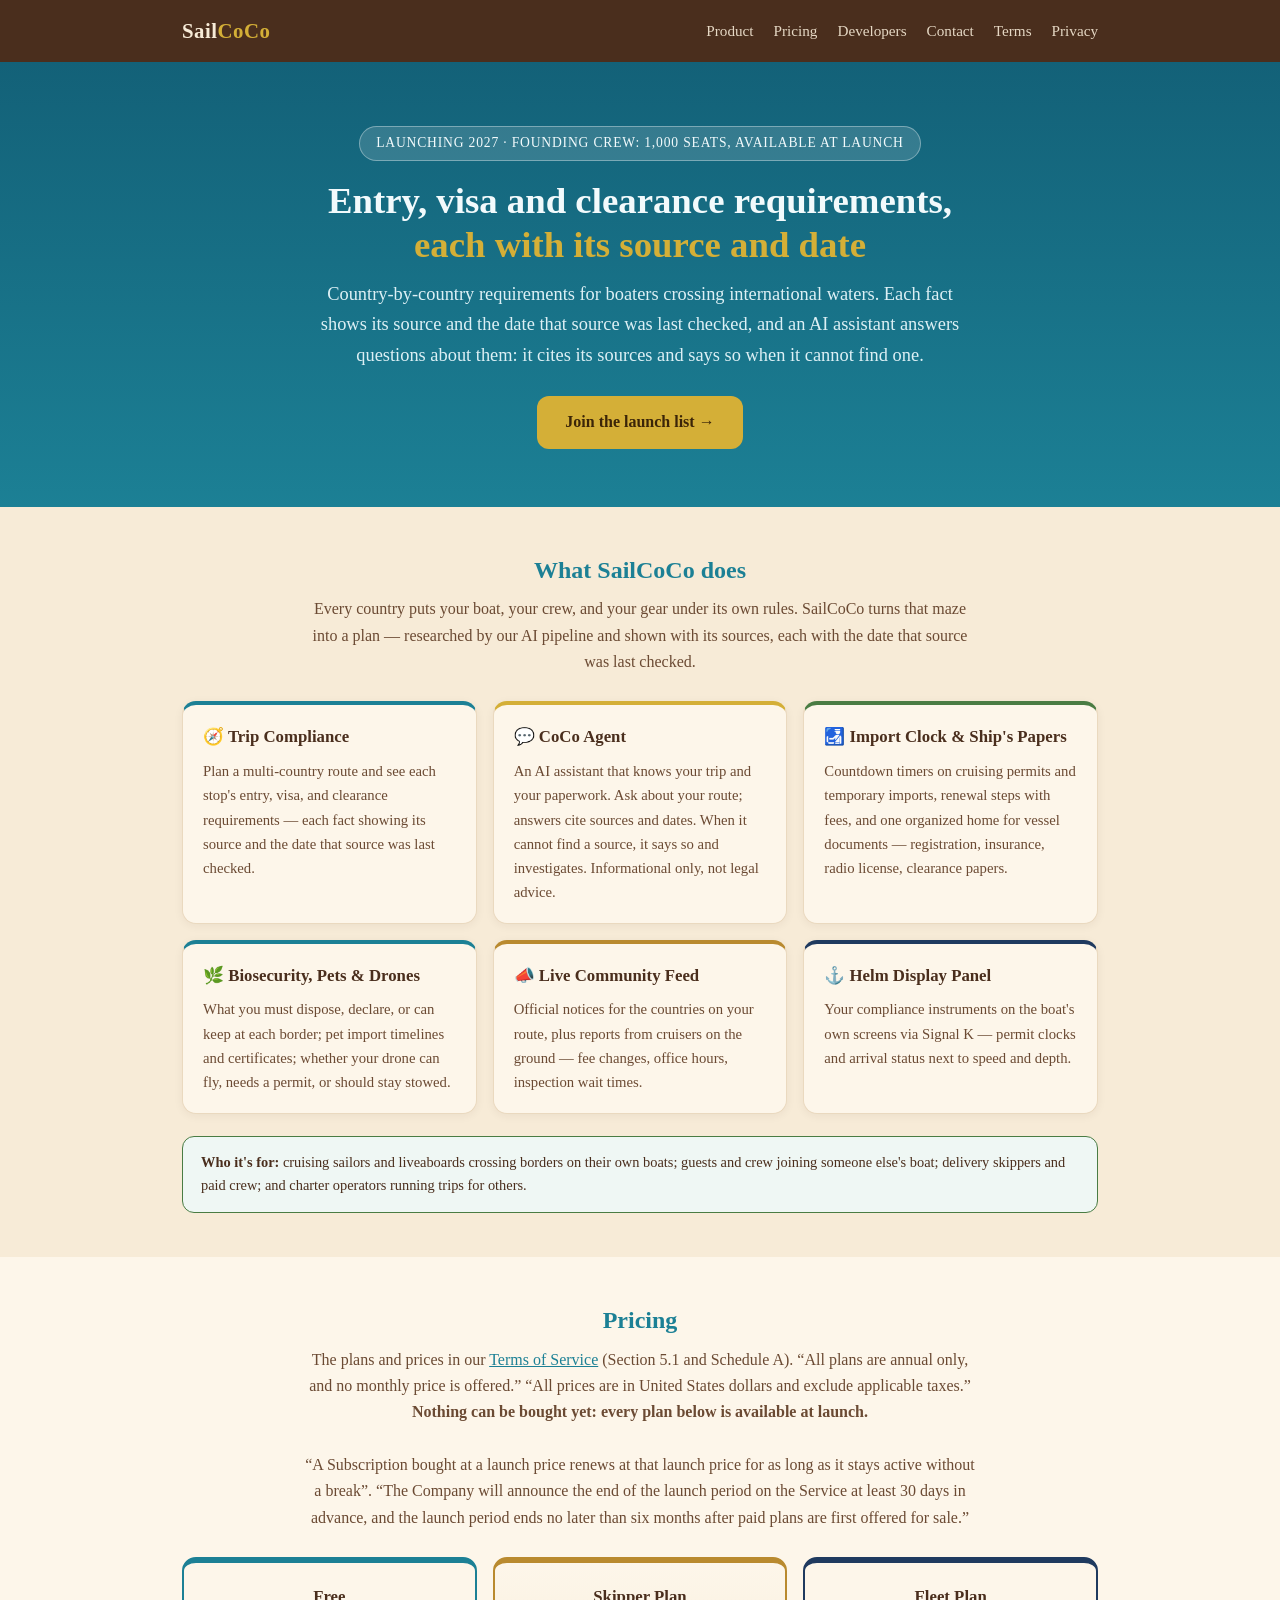
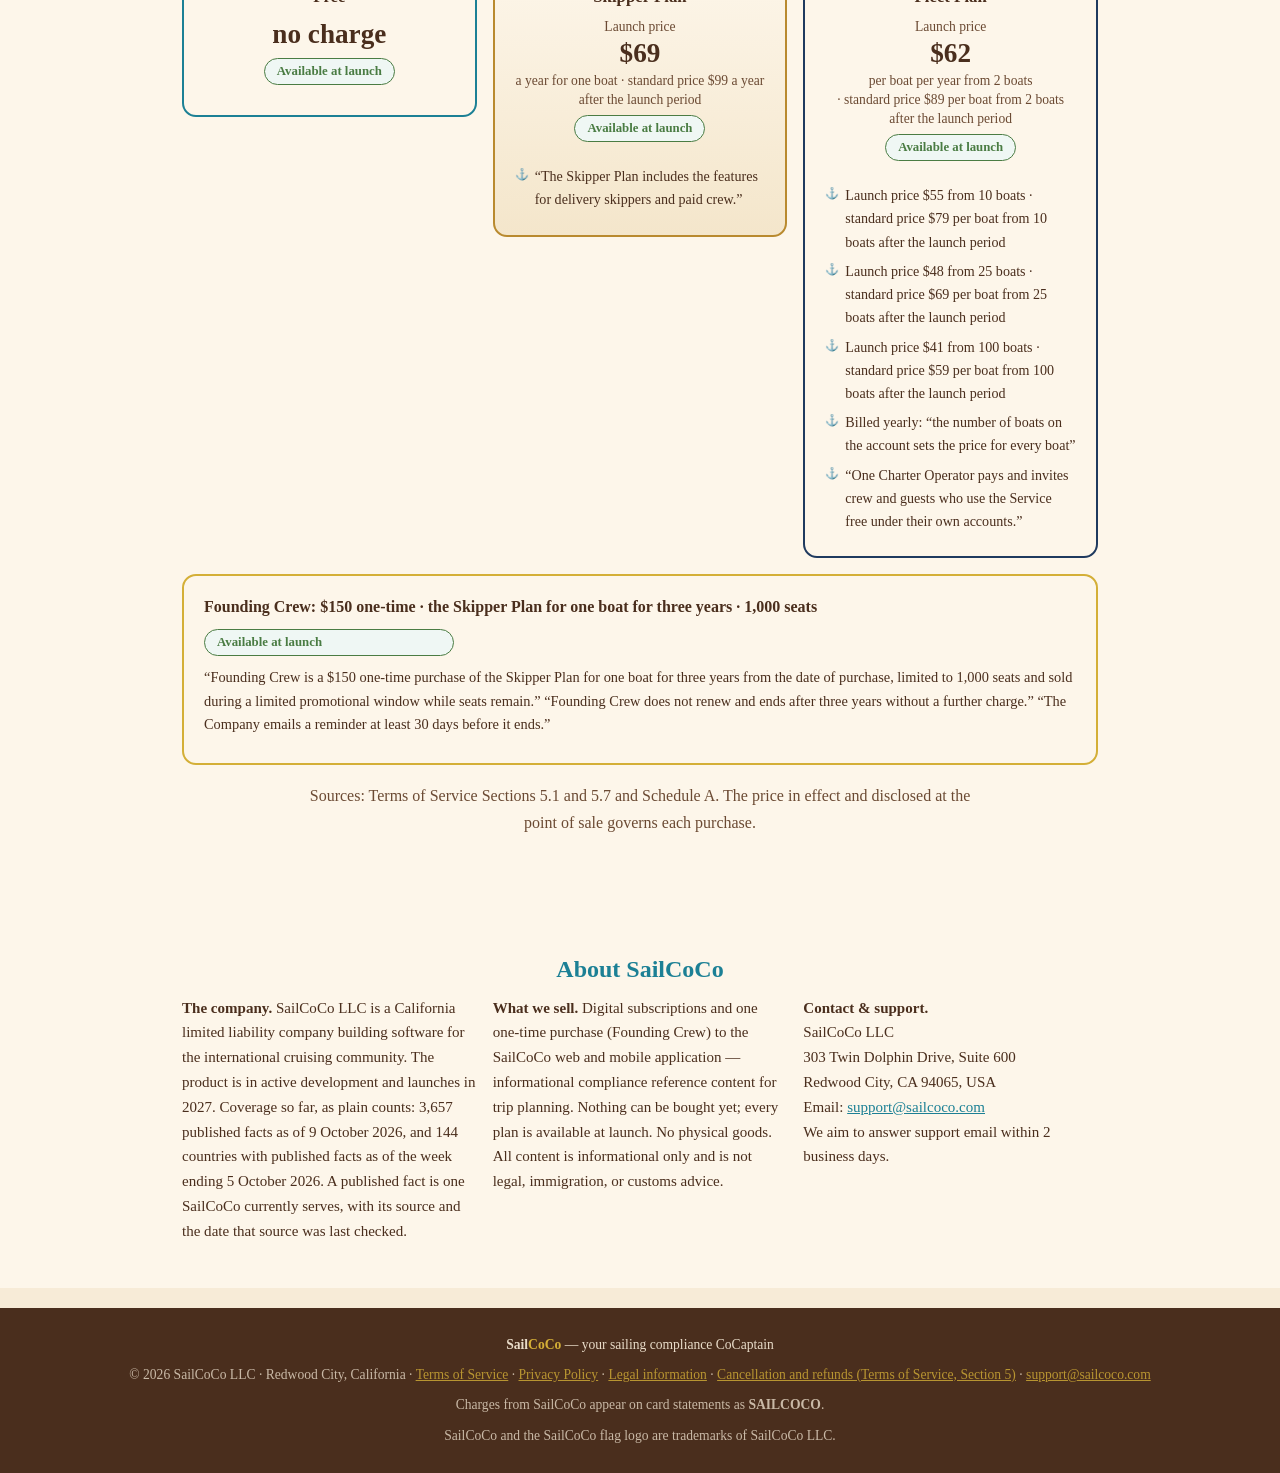
<file: index.html>
<!DOCTYPE html>
<html lang="en">
<head>
<meta charset="utf-8">
<meta name="viewport" content="width=device-width,initial-scale=1">
<title>SailCoCo — Your Sailing Compliance CoCaptain</title>
<meta name="description" content="SailCoCo is a subscription app for cruising sailors and professional crew: entry and visa requirements shown with their sources and dates, permit tracking, and an AI assistant you can ask about them. Launching 2027.">
<style>
:root{--cream:#F7EBD7;--foam:#FDF6EA;--cocoa:#4A2E1D;--cocoa-l:#6B4A33;--ocean:#1C8095;--ocean-d:#136178;--brass:#B98A2F;--gold:#D4AF37;--green:#4A7C43;--navy:#1F3A5F}
*{box-sizing:border-box}
body{margin:0;font-family:Georgia,'Times New Roman',serif;background:var(--cream);color:var(--cocoa);line-height:1.65}
.wrap{max-width:960px;margin:0 auto;padding:0 22px}
header.site{background:var(--cocoa);color:var(--cream);padding:14px 0;position:sticky;top:0;z-index:5}
header.site .wrap{display:flex;justify-content:space-between;align-items:center;flex-wrap:wrap;gap:8px}
.brand{font-size:1.3rem;font-weight:bold;letter-spacing:.5px;color:var(--cream);text-decoration:none}
.brand span{color:var(--gold)}
nav a{color:var(--cream);text-decoration:none;margin-left:16px;font-size:.95rem;opacity:.9}
nav a:hover{opacity:1;text-decoration:underline}
.hero{background:linear-gradient(180deg,var(--ocean-d) 0%,var(--ocean) 100%);color:#F2FAFC;text-align:center;padding:64px 22px 58px}
.hero h1{font-size:2.3rem;margin:0 0 12px;line-height:1.2}
.hero h1 em{color:var(--gold);font-style:normal}
.hero p.tag{font-size:1.15rem;max-width:640px;margin:0 auto 10px;color:#DDF0F5}
.badge{display:inline-block;background:rgba(255,255,255,.14);border:1px solid rgba(255,255,255,.35);border-radius:999px;padding:5px 16px;font-size:.85rem;margin-bottom:18px;letter-spacing:.06em}
.cta{display:inline-block;background:var(--gold);color:#3B2508;font-weight:bold;text-decoration:none;padding:13px 28px;border-radius:12px;margin-top:16px;font-size:1rem}
.cta:hover{filter:brightness(1.05)}
section{padding:44px 0}
section h2{color:var(--ocean);font-size:1.5rem;margin:0 0 6px;text-align:center}
section p.sub{color:var(--cocoa-l);text-align:center;max-width:680px;margin:0 auto 26px}
.cards{display:grid;grid-template-columns:repeat(auto-fit,minmax(260px,1fr));gap:16px}
.card{background:var(--foam);border:1px solid #EAD9BF;border-top:4px solid var(--ocean);border-radius:14px;padding:18px 20px;box-shadow:0 2px 10px rgba(59,35,23,.06)}
.card h3{margin:0 0 8px;color:var(--cocoa);font-size:1.05rem}
.card p{margin:0;font-size:.92rem;color:var(--cocoa-l)}
.card.gold{border-top-color:var(--gold)}.card.green{border-top-color:var(--green)}.card.navy{border-top-color:var(--navy)}.card.brass{border-top-color:var(--brass)}
.pricing-grid{display:grid;grid-template-columns:repeat(auto-fit,minmax(230px,1fr));gap:16px;margin-top:10px;align-items:start}
.plan{background:var(--foam);border:2px solid var(--ocean);border-top:6px solid var(--ocean);border-radius:14px;padding:20px;text-align:center}
.plan.featured{border-color:var(--brass);border-top-color:var(--brass);background:linear-gradient(180deg,var(--foam),#F4E6CB)}
.plan.navy{border-color:var(--navy);border-top-color:var(--navy)}
.plan h3{margin:0;font-size:1.05rem}
.price{font-size:1.7rem;font-weight:bold;margin:6px 0 2px;line-height:1.3}
.price small{font-size:.85rem;font-weight:normal;color:var(--cocoa-l);display:block;line-height:1.4}
.intro{color:var(--green);font-size:.85rem;font-weight:bold;margin-bottom:10px}
.plan ul{list-style:none;padding:0;margin:10px 0 0;text-align:left;font-size:.88rem}
.plan li{padding:3px 0 3px 20px;position:relative}
.plan li:before{content:"⚓";position:absolute;left:0;font-size:.7rem;color:var(--ocean)}
.onetime{background:var(--foam);border:2px solid var(--gold);border-radius:14px;padding:18px 20px;margin-top:16px;display:flex;flex-wrap:wrap;gap:18px;justify-content:space-between}
.onetime div{flex:1;min-width:250px}
.onetime h3{margin:0 0 4px;font-size:1rem}
.note{background:#EFF7F4;border:1.5px solid var(--green);border-radius:12px;padding:14px 18px;font-size:.9rem;margin-top:22px}
.about{display:grid;grid-template-columns:repeat(auto-fit,minmax(260px,1fr));gap:16px;font-size:.94rem}
footer{background:var(--cocoa);color:#E9DCC9;margin-top:20px;padding:26px 22px;text-align:center;font-size:.85rem}
footer a{color:var(--gold)}
.legal-line{opacity:.8;margin-top:8px}
.avail{display:inline-block;background:#EFF7F4;border:1px solid var(--green);color:var(--green);border-radius:999px;padding:2px 12px;font-size:.8rem;font-weight:bold;margin:4px 0 10px}
@media(max-width:600px){.hero h1{font-size:1.7rem}}
</style>
</head>
<body>

<header class="site"><div class="wrap">
<a class="brand" href="index.html">Sail<span>CoCo</span></a>
<nav><a href="#product">Product</a> <a href="#pricing">Pricing</a> <a href="developers.html">Developers</a> <a href="#about">Contact</a> <a href="terms.html">Terms</a> <a href="privacy.html">Privacy</a></nav>
</div></header>

<div class="hero">
<div class="badge">LAUNCHING 2027 · FOUNDING CREW: <span data-src="terms:5.7">1,000</span> SEATS, AVAILABLE AT LAUNCH</div>
<h1>Entry, visa and clearance requirements,<br><em>each with its source and date</em></h1>
<p class="tag">Country-by-country requirements for boaters crossing international waters. Each fact shows its source and the date that source was last checked, and an AI assistant answers questions about them: it cites its sources and says so when it cannot find one.</p>
<a class="cta" href="mailto:support@sailcoco.com?subject=SailCoCo%20launch%20list">Join the launch list →</a>
</div>

<section id="product"><div class="wrap">
<h2>What SailCoCo does</h2>
<p class="sub">Every country puts your boat, your crew, and your gear under its own rules. SailCoCo turns that maze into a plan — researched by our AI pipeline and shown with its sources, each with the date that source was last checked.</p>
<div class="cards">
<div class="card"><h3>🧭 Trip Compliance</h3><p>Plan a multi-country route and see each stop's entry, visa, and clearance requirements — each fact showing its source and the date that source was last checked.</p></div>
<div class="card gold"><h3>💬 CoCo Agent</h3><p>An AI assistant that knows your trip and your paperwork. Ask about your route; answers cite sources and dates. When it cannot find a source, it says so and investigates. Informational only, not legal advice.</p></div>
<div class="card green"><h3>🛃 Import Clock &amp; Ship's Papers</h3><p>Countdown timers on cruising permits and temporary imports, renewal steps with fees, and one organized home for vessel documents — registration, insurance, radio license, clearance papers.</p></div>
<div class="card"><h3>🌿 Biosecurity, Pets &amp; Drones</h3><p>What you must dispose, declare, or can keep at each border; pet import timelines and certificates; whether your drone can fly, needs a permit, or should stay stowed.</p></div>
<div class="card brass"><h3>📣 Live Community Feed</h3><p>Official notices for the countries on your route, plus reports from cruisers on the ground — fee changes, office hours, inspection wait times.</p></div>
<div class="card navy"><h3>⚓ Helm Display Panel</h3><p>Your compliance instruments on the boat's own screens via Signal K — permit clocks and arrival status next to speed and depth.</p></div>
</div>
<div class="note"><strong>Who it's for:</strong> cruising sailors and liveaboards crossing borders on their own boats; guests and crew joining someone else's boat; delivery skippers and paid crew; and charter operators running trips for others.</div>
</div></section>

<section id="pricing" style="background:var(--foam)"><div class="wrap">
<h2>Pricing</h2>
<p class="sub">The plans and prices in our <a href="terms.html" style="color:var(--ocean)">Terms of Service</a> (Section 5.1 and Schedule A). <q data-src="terms:5.1">All plans are annual only, and no monthly price is offered.</q> <q data-src="terms:5.1">All prices are in United States dollars and exclude applicable taxes.</q> <strong>Nothing can be bought yet: every plan below is available at launch.</strong></p>
<p class="sub" style="margin-top:6px"><q data-src="terms:ScheduleA">A Subscription bought at a launch price renews at that launch price for as long as it stays active without a break</q>. <q data-src="terms:ScheduleA">The Company will announce the end of the launch period on the Service at least 30 days in advance, and the launch period ends no later than six months after paid plans are first offered for sale.</q></p>
<div class="pricing-grid">
<div class="plan"><h3>Free</h3><div class="price"><span data-src="terms:5.1">no charge</span></div><div class="avail" data-label="consumer">Available at launch</div></div>
<div class="plan featured"><h3>Skipper Plan</h3><div class="price"><small>Launch price </small><span data-src="terms:ScheduleA">$69</span><small> a year for one boat · standard price <span data-src="terms:5.1">$99</span> a year after the launch period</small></div><div class="avail" data-label="consumer">Available at launch</div>
<ul><li><q data-src="terms:5.1">The Skipper Plan includes the features for delivery skippers and paid crew.</q></li></ul></div>
<div class="plan navy"><h3>Fleet Plan</h3><div class="price"><small>Launch price </small><span data-src="terms:ScheduleA">$62<small> per boat per year from 2 boats</small></span><small> · standard price <span data-src="terms:5.1">$89 per boat from 2 boats</span> after the launch period</small></div><div class="avail" data-label="consumer">Available at launch</div>
<ul><li>Launch price <span data-src="terms:ScheduleA">$55 from 10 boats</span> · standard price <span data-src="terms:5.1">$79 per boat from 10 boats</span> after the launch period</li>
<li>Launch price <span data-src="terms:ScheduleA">$48 from 25 boats</span> · standard price <span data-src="terms:5.1">$69 per boat from 25 boats</span> after the launch period</li>
<li>Launch price <span data-src="terms:ScheduleA">$41 from 100 boats</span> · standard price <span data-src="terms:5.1">$59 per boat from 100 boats</span> after the launch period</li>
<li>Billed yearly: <q data-src="terms:5.1">the number of boats on the account sets the price for every boat</q></li>
<li><q data-src="terms:ScheduleA">One Charter Operator pays and invites crew and guests who use the Service free under their own accounts.</q></li></ul></div>
</div>
<div class="onetime">
<div><h3>Founding Crew: <span data-src="terms:5.7">$150</span> one-time · the Skipper Plan for one boat for three years · <span data-src="terms:5.7">1,000</span> seats</h3><div class="avail" data-label="consumer">Available at launch</div>
<p style="margin:0 0 8px;font-size:.9rem"><q data-src="terms:5.7">Founding Crew is a $150 one-time purchase of the Skipper Plan for one boat for three years from the date of purchase, limited to 1,000 seats and sold during a limited promotional window while seats remain.</q> <q data-src="terms:5.7">Founding Crew does not renew and ends after three years without a further charge.</q> <q data-src="terms:5.7">The Company emails a reminder at least 30 days before it ends.</q></p></div>
</div>
<p class="sub" style="margin-top:18px">Sources: Terms of Service Sections 5.1 and 5.7 and Schedule A. The price in effect and disclosed at the point of sale governs each purchase.</p>
</div></section>

<section id="about" style="background:var(--foam)"><div class="wrap">
<h2>About SailCoCo</h2>
<div class="about">
<div><strong>The company.</strong> SailCoCo LLC is a California limited liability company building software for the international cruising community. The product is in active development and launches in 2027. Coverage so far, as plain counts: <span data-src="cov:publishedFacts">3,657</span> published facts as of <span data-src="cov:publishedFactsAsOf">9 October 2026</span>, and <span data-src="cov:countries">144</span> countries with published facts as of the <span data-src="cov:countriesAsOf">week ending 5 October 2026</span>. A published fact is one SailCoCo currently serves, with its source and the date that source was last checked.</div>
<div><strong>What we sell.</strong> Digital subscriptions and one one-time purchase (Founding Crew) to the SailCoCo web and mobile application — informational compliance reference content for trip planning. Nothing can be bought yet; every plan is available at launch. No physical goods. All content is informational only and is not legal, immigration, or customs advice.</div>
<div><strong>Contact &amp; support.</strong><br>SailCoCo LLC<br>303 Twin Dolphin Drive, Suite 600<br>Redwood City, CA 94065, USA<br>Email: <a href="mailto:support@sailcoco.com" style="color:var(--ocean)">support@sailcoco.com</a><br>We aim to answer support email within 2 business days.</div>
</div>
</div></section>

<footer>
<div><strong>Sail<span style="color:var(--gold)">CoCo</span></strong> — your sailing compliance CoCaptain</div>
<div class="legal-line">© 2026 SailCoCo LLC · Redwood City, California · <a href="terms.html">Terms of Service</a> · <a href="privacy.html">Privacy Policy</a> · <a href="legal.html">Legal information</a> · <a href="terms.html">Cancellation and refunds (Terms of Service, Section 5)</a> · <a href="mailto:support@sailcoco.com">support@sailcoco.com</a></div>
<div class="legal-line">Charges from SailCoCo appear on card statements as <strong>SAILCOCO</strong>.</div>
<div class="legal-line">SailCoCo and the SailCoCo flag logo are trademarks of SailCoCo LLC.</div>
</footer>

</body>
</html>
</file>
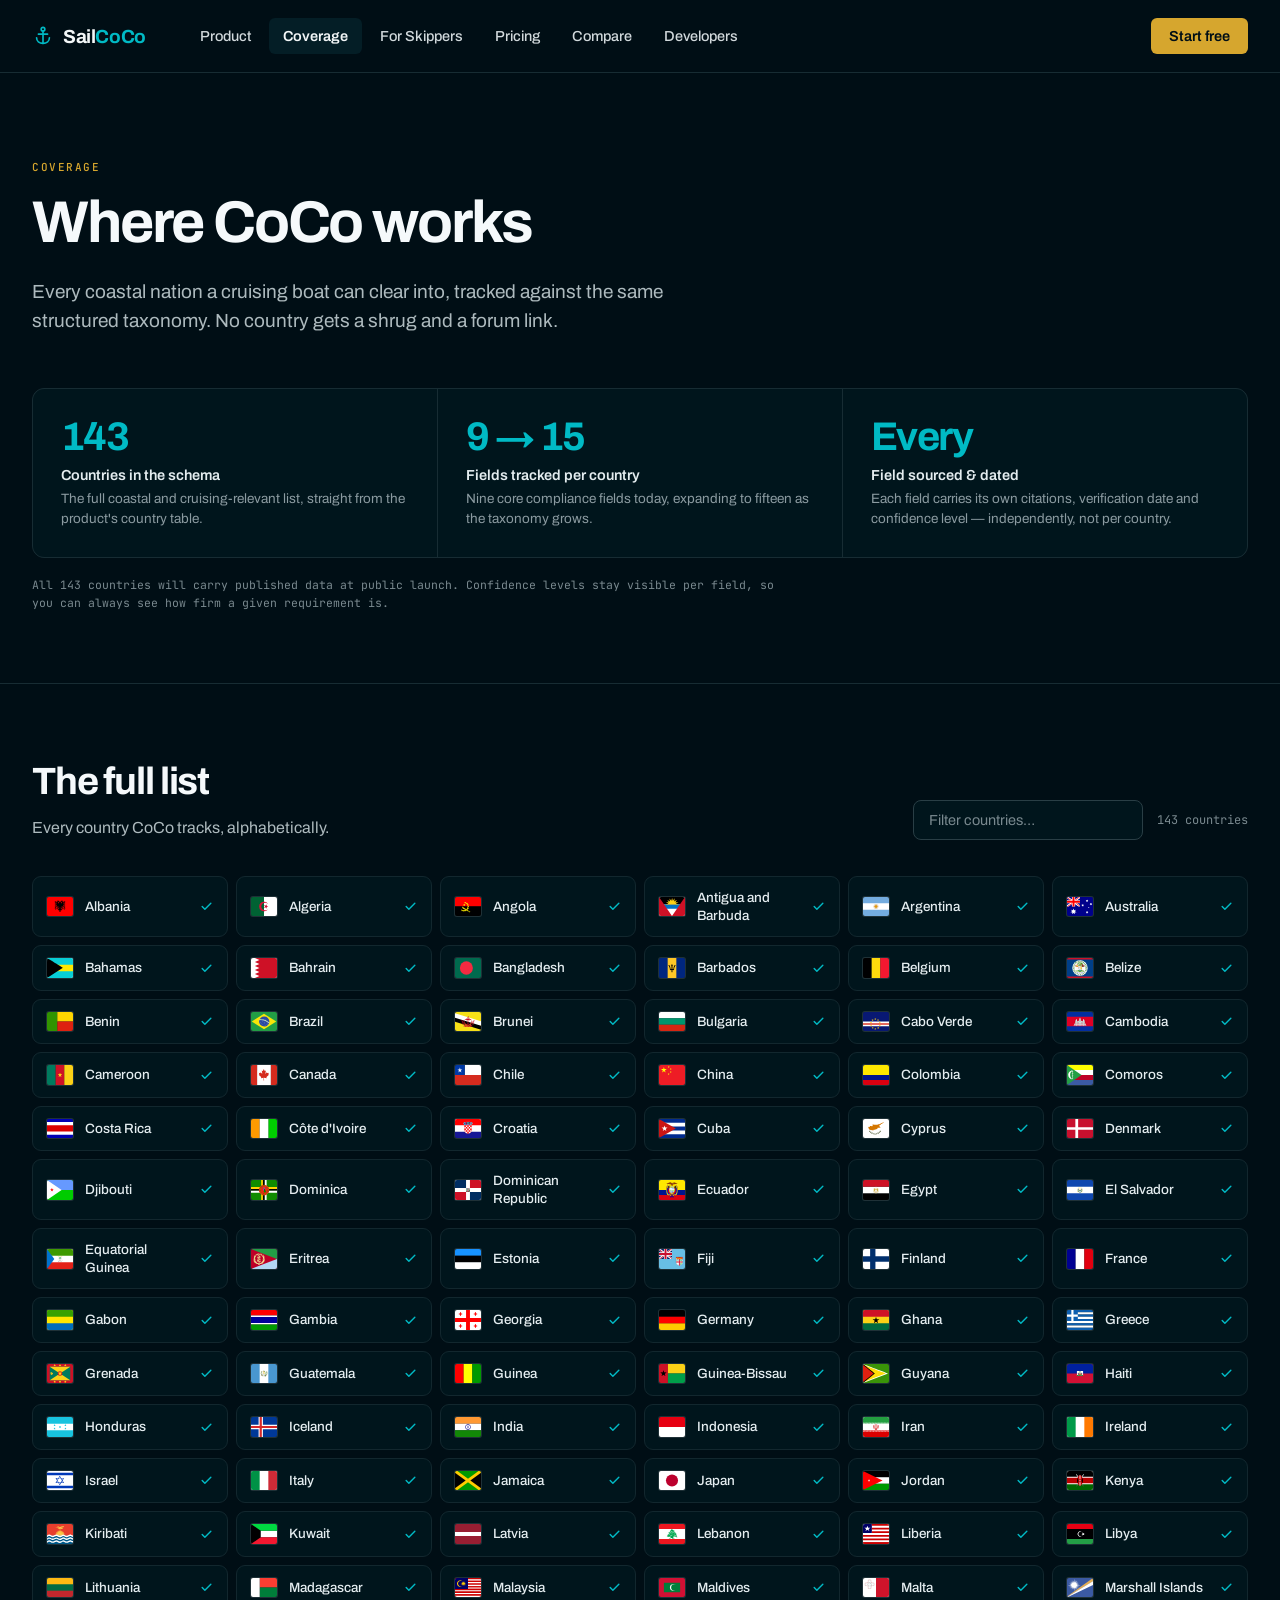
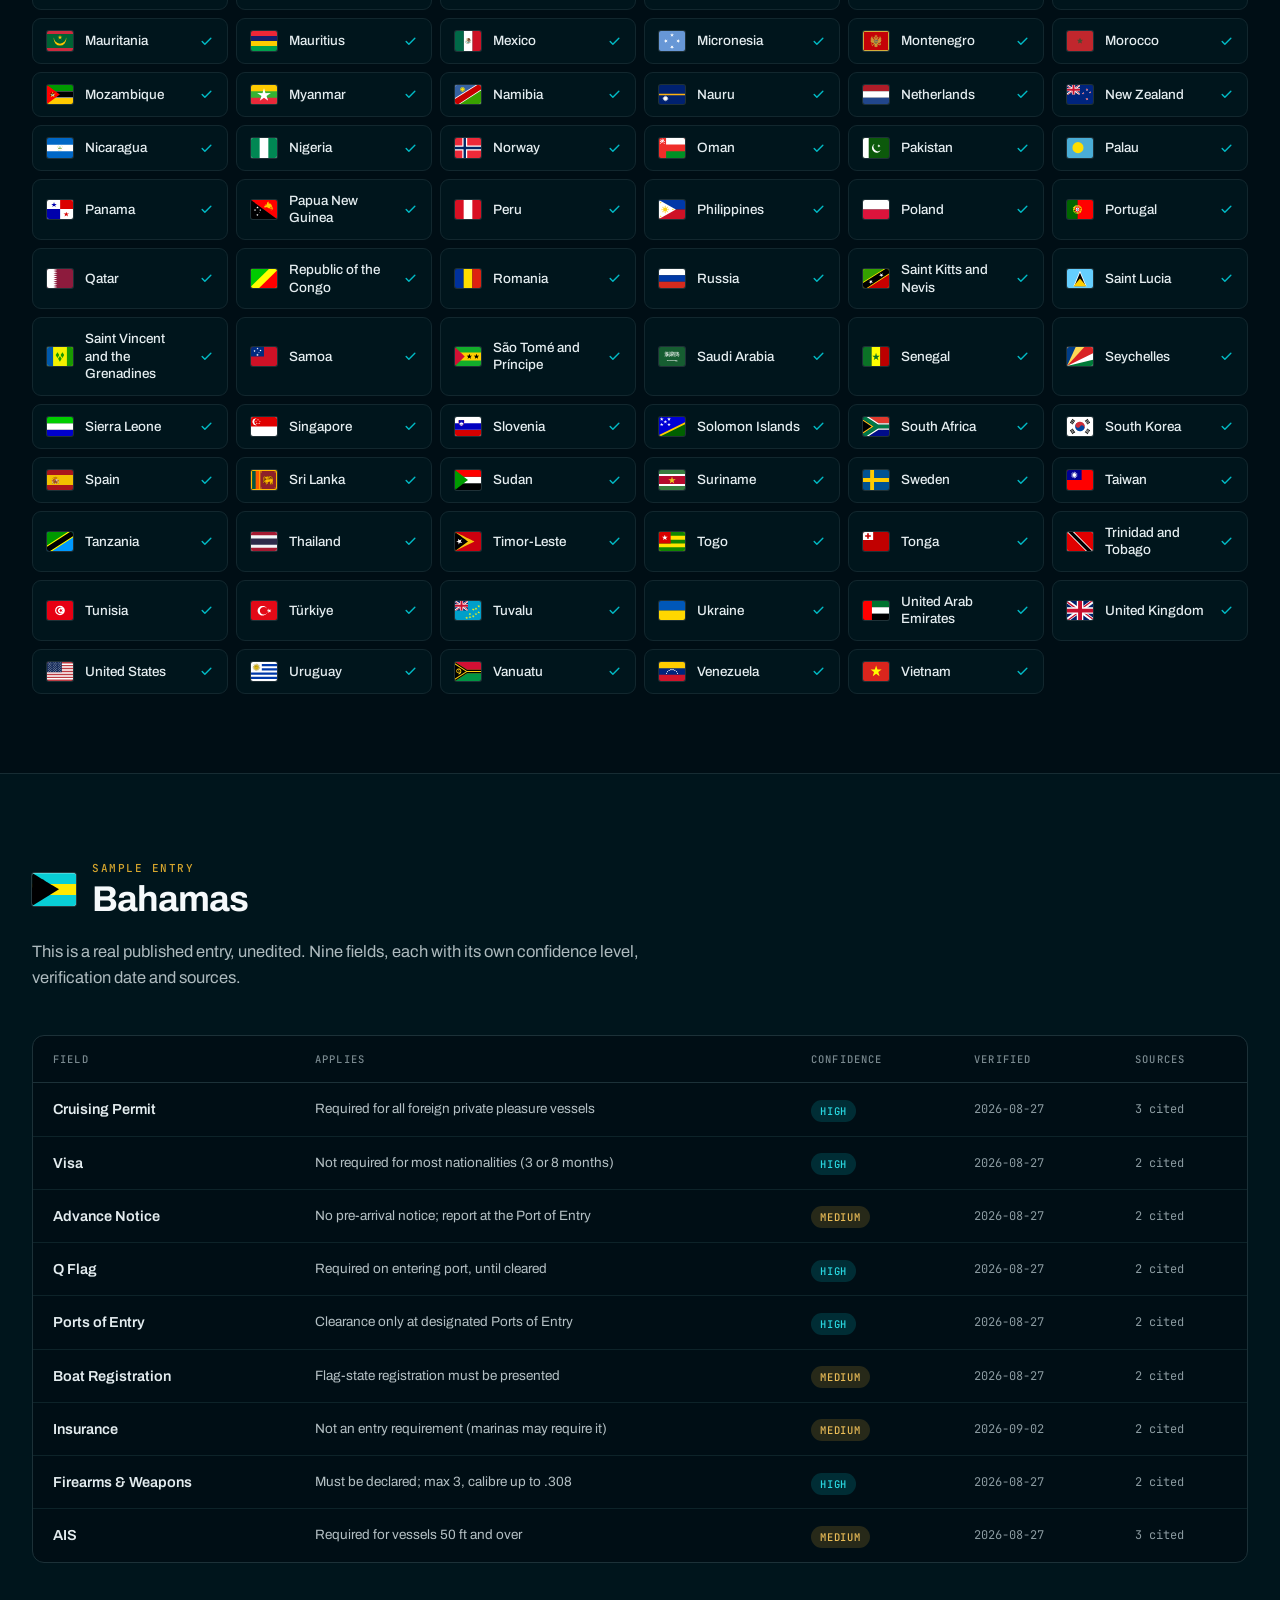
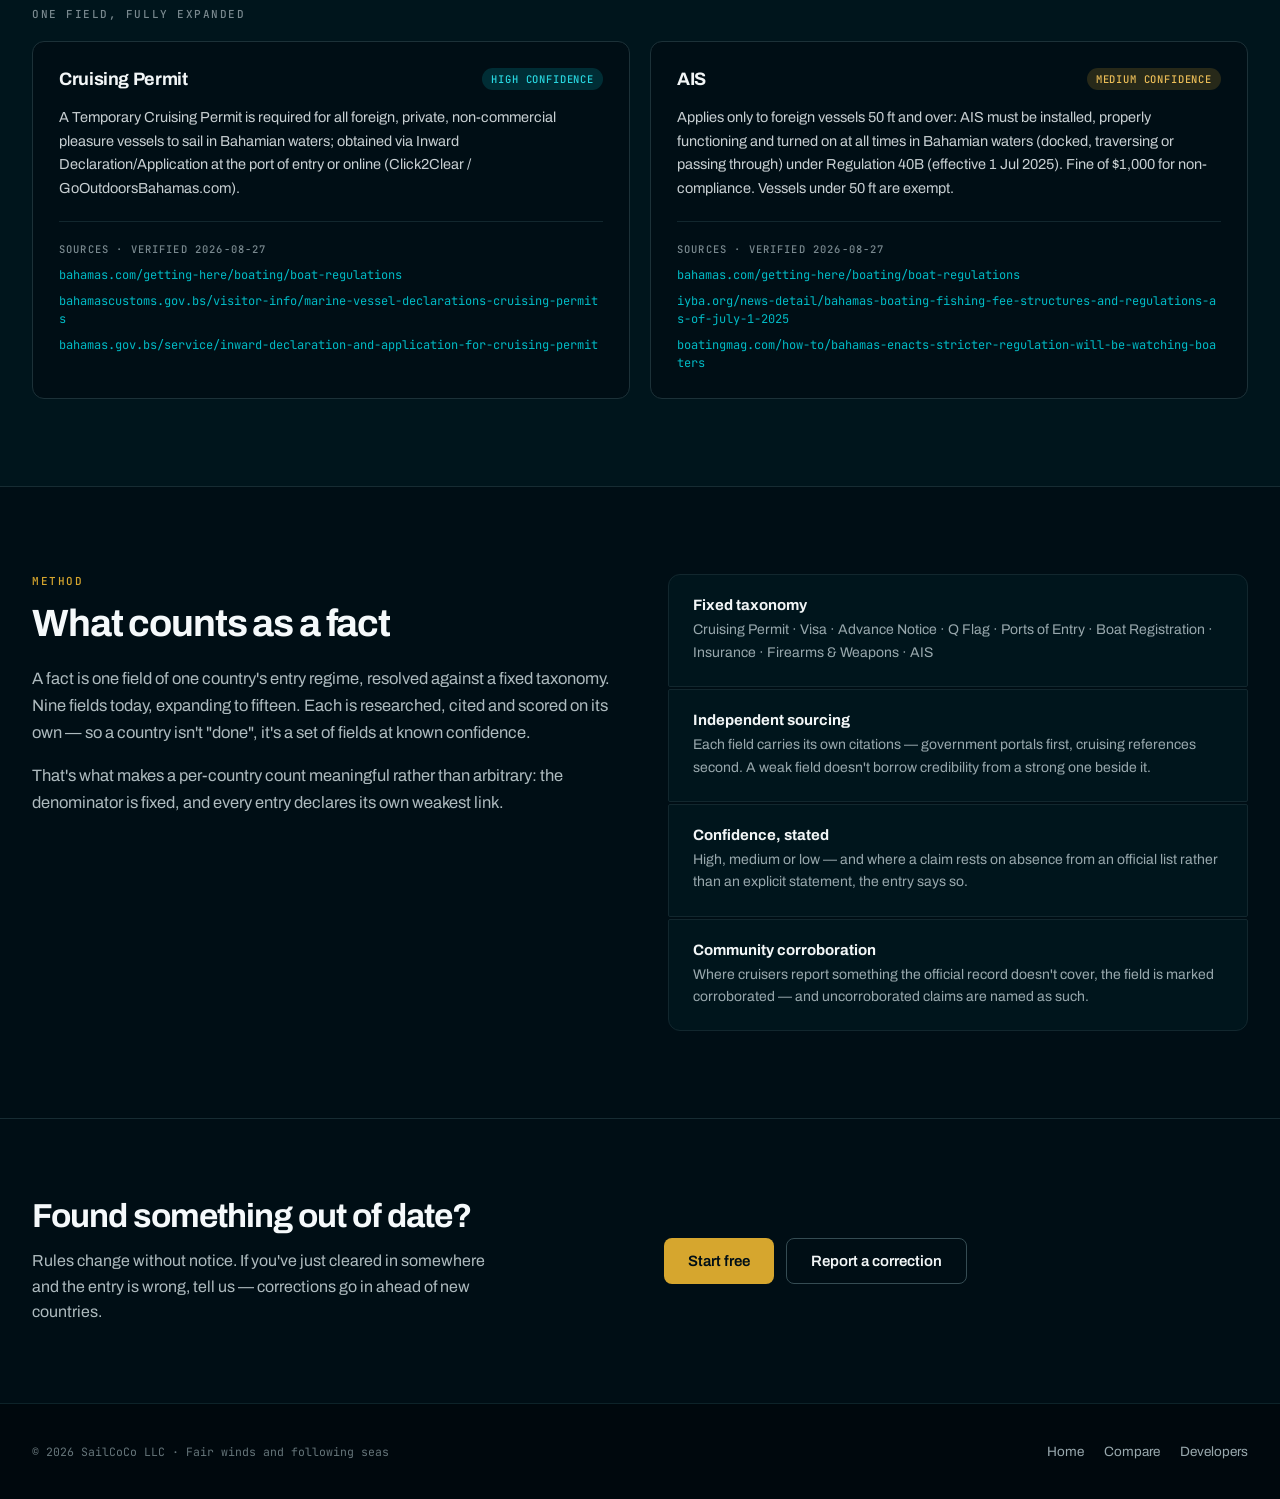
<file: coverage.html>
<!DOCTYPE html>
<html lang="en">
<head>
<meta charset="utf-8">
<meta name="viewport" content="width=device-width, initial-scale=1">
<title>Coverage — Where CoCo works</title>
<meta name="description" content="Every coastal nation a cruising boat can clear into, tracked against the same structured taxonomy. 143 countries, nine sourced and dated compliance fields each.">
<link rel="preconnect" href="https://fonts.googleapis.com">
<link rel="preconnect" href="https://fonts.gstatic.com" crossorigin>
<link href="https://fonts.googleapis.com/css2?family=Archivo:wdth,wght@75..125,400..800&family=JetBrains+Mono:wght@400;500&display=swap" rel="stylesheet">
<link rel="stylesheet" href="assets/site.css">
</head>
<body>

<a class="skip-link" href="#top">Skip to content</a>

<div class="page">

<header class="hdr" data-nav>
  <div class="hdr-inner">
    <a href="index.html" class="brand">
      <svg width="22" height="22" viewBox="0 0 24 24" fill="none" stroke="oklch(0.70 0.16 200)" stroke-width="1.8" stroke-linecap="round" aria-hidden="true"><circle cx="12" cy="4.6" r="2"/><line x1="12" y1="6.6" x2="12" y2="20"/><line x1="7" y1="10" x2="17" y2="10"/><path d="M5 14c0 3.5 3 6 7 6s7-2.5 7-6"/></svg>
      <span class="brand-word">Sail<span>CoCo</span></span>
    </a>
    <nav class="nav" aria-label="Primary">
      <a href="index.html#apps" class="nav-link">Product</a>
      <a href="#top" class="nav-link is-current" aria-current="page">Coverage</a>
      <a href="index.html#skipper" class="nav-link">For Skippers</a>
      <a href="index.html#pricing" class="nav-link">Pricing</a>
      <a href="index.html#compare" class="nav-link">Compare</a>
      <a href="index.html#developers" class="nav-link">Developers</a>
    </nav>
    <div class="hdr-actions push">
      <a href="index.html#start" class="nav-cta">Start free</a>
      <button type="button" class="burger" data-opens="mobile" aria-label="Menu" aria-expanded="false" aria-controls="mobile-panel">
        <svg width="18" height="18" viewBox="0 0 24 24" fill="none" stroke="currentColor" stroke-width="2" stroke-linecap="round" aria-hidden="true"><line x1="4" y1="7" x2="20" y2="7"/><line x1="4" y1="12" x2="20" y2="12"/><line x1="4" y1="17" x2="20" y2="17"/></svg>
      </button>
    </div>
  </div>

  <div class="mobile-panel" id="mobile-panel" data-panel="mobile" hidden>
    <div class="mobile-inner">
      <div class="mobile-links">
        <a href="index.html#apps" class="mobile-link" data-closes>Product</a>
        <a href="#top" class="mobile-link is-current" data-closes>Coverage</a>
        <a href="index.html#skipper" class="mobile-link" data-closes>For Skippers</a>
        <a href="index.html#pricing" class="mobile-link" data-closes>Pricing</a>
        <a href="index.html#compare" class="mobile-link" data-closes>Compare</a>
        <a href="index.html#developers" class="mobile-link" data-closes>Developers</a>
      </div>
    </div>
  </div>
</header>

<main>

<!-- ===== INTRO + STAT BAND ===== -->
<section id="top" class="bb-dark">
  <div class="wrap pt-88 pb-72">
    <p class="eyebrow eyebrow-gold">Coverage</p>
    <h1 class="h1" style="margin:18px 0 0;max-width:900px;">Where CoCo works</h1>
    <p style="margin:24px 0 0;max-width:640px;font-size:19px;line-height:1.55;color:var(--muted);text-wrap:pretty;">Every coastal nation a cruising boat can clear into, tracked against the same structured taxonomy. No country gets a shrug and a forum link.</p>

    <div class="stat-band-grid mt-52">
      <div>
        <p class="stat-fig">143</p>
        <p style="margin:10px 0 0;font-size:14.5px;font-weight:600;color:oklch(0.94 0.01 220);">Countries in the schema</p>
        <p style="margin:6px 0 0;font-size:13.5px;line-height:1.5;color:oklch(0.68 0.02 220);">The full coastal and cruising-relevant list, straight from the product's country table.</p>
      </div>
      <div>
        <p class="stat-fig">9 → 15</p>
        <p style="margin:10px 0 0;font-size:14.5px;font-weight:600;color:oklch(0.94 0.01 220);">Fields tracked per country</p>
        <p style="margin:6px 0 0;font-size:13.5px;line-height:1.5;color:oklch(0.68 0.02 220);">Nine core compliance fields today, expanding to fifteen as the taxonomy grows.</p>
      </div>
      <div>
        <p class="stat-fig">Every</p>
        <p style="margin:10px 0 0;font-size:14.5px;font-weight:600;color:oklch(0.94 0.01 220);">Field sourced &amp; dated</p>
        <p style="margin:6px 0 0;font-size:13.5px;line-height:1.5;color:oklch(0.68 0.02 220);">Each field carries its own citations, verification date and confidence level — independently, not per country.</p>
      </div>
    </div>
    <p class="footnote measure-760 mt-18">All 143 countries will carry published data at public launch. Confidence levels stay visible per field, so you can always see how firm a given requirement is.</p>
  </div>
</section>

<!-- ===== THE FULL LIST ===== -->
<section class="bb-dark">
  <div class="wrap pad-80">
    <div style="display:flex;justify-content:space-between;align-items:end;gap:32px;flex-wrap:wrap;">
      <div>
        <h2 class="h2-sm on-dark" style="margin:0;">The full list</h2>
        <p style="margin:12px 0 0;font-size:16px;line-height:1.6;color:var(--muted);">Every country CoCo tracks, alphabetically.</p>
      </div>
      <div style="display:flex;align-items:center;gap:14px;flex-wrap:wrap;">
        <label for="country-filter" style="position:absolute;width:1px;height:1px;overflow:hidden;clip:rect(0 0 0 0);white-space:nowrap;">Filter countries</label>
        <input type="text" id="country-filter" class="filter-input" placeholder="Filter countries…" autocomplete="off">
        <span id="country-count" class="mono" style="font-size:12px;color:var(--meta);white-space:nowrap;" aria-live="polite">143 countries</span>
      </div>
    </div>

    <div class="grid grid-190 mt-36" id="country-grid"></div>
    <p id="country-empty" class="mono" style="margin:32px 0 0;font-size:13px;color:oklch(0.68 0.02 220);" hidden>No country matches that filter.</p>
  </div>
</section>

<!-- ===== SAMPLE ENTRY — BAHAMAS ===== -->
<section class="sec-raised bb-dark">
  <div class="wrap pad-88">
    <div style="display:flex;align-items:center;gap:16px;">
      <img src="flags/4x3/bs.svg" alt="Flag of the Bahamas" width="44" height="33" style="width:44px;height:33px;border-radius:3px;box-shadow:0 0 0 1px oklch(1 0 0 / 0.15);object-fit:cover;">
      <div>
        <p class="eyebrow eyebrow-gold">Sample entry</p>
        <h2 style="margin:6px 0 0;font-size:clamp(26px,2.8vw,36px);line-height:1.06;letter-spacing:-0.03em;font-weight:700;color:var(--on-dark-hi);">Bahamas</h2>
      </div>
    </div>
    <p style="margin:20px 0 0;max-width:640px;font-size:16.5px;line-height:1.6;color:var(--muted);text-wrap:pretty;">This is a real published entry, unedited. Nine fields, each with its own confidence level, verification date and sources.</p>

    <div class="table-wrap table-wrap-deep mt-44">
      <table class="facts">
        <thead>
          <tr>
            <th scope="col">Field</th>
            <th scope="col">Applies</th>
            <th scope="col">Confidence</th>
            <th scope="col">Verified</th>
            <th scope="col">Sources</th>
          </tr>
        </thead>
        <tbody>
          <tr>
            <td class="name">Cruising Permit</td>
            <td class="applies">Required for all foreign private pleasure vessels</td>
            <td class="chip-cell"><span class="chip chip-high">high</span></td>
            <td class="meta">2026-08-27</td>
            <td class="meta">3 cited</td>
          </tr>
          <tr>
            <td class="name">Visa</td>
            <td class="applies">Not required for most nationalities (3 or 8 months)</td>
            <td class="chip-cell"><span class="chip chip-high">high</span></td>
            <td class="meta">2026-08-27</td>
            <td class="meta">2 cited</td>
          </tr>
          <tr>
            <td class="name">Advance Notice</td>
            <td class="applies">No pre-arrival notice; report at the Port of Entry</td>
            <td class="chip-cell"><span class="chip chip-medium">medium</span></td>
            <td class="meta">2026-08-27</td>
            <td class="meta">2 cited</td>
          </tr>
          <tr>
            <td class="name">Q Flag</td>
            <td class="applies">Required on entering port, until cleared</td>
            <td class="chip-cell"><span class="chip chip-high">high</span></td>
            <td class="meta">2026-08-27</td>
            <td class="meta">2 cited</td>
          </tr>
          <tr>
            <td class="name">Ports of Entry</td>
            <td class="applies">Clearance only at designated Ports of Entry</td>
            <td class="chip-cell"><span class="chip chip-high">high</span></td>
            <td class="meta">2026-08-27</td>
            <td class="meta">2 cited</td>
          </tr>
          <tr>
            <td class="name">Boat Registration</td>
            <td class="applies">Flag-state registration must be presented</td>
            <td class="chip-cell"><span class="chip chip-medium">medium</span></td>
            <td class="meta">2026-08-27</td>
            <td class="meta">2 cited</td>
          </tr>
          <tr>
            <td class="name">Insurance</td>
            <td class="applies">Not an entry requirement (marinas may require it)</td>
            <td class="chip-cell"><span class="chip chip-medium">medium</span></td>
            <td class="meta">2026-09-02</td>
            <td class="meta">2 cited</td>
          </tr>
          <tr>
            <td class="name">Firearms &amp; Weapons</td>
            <td class="applies">Must be declared; max 3, calibre up to .308</td>
            <td class="chip-cell"><span class="chip chip-high">high</span></td>
            <td class="meta">2026-08-27</td>
            <td class="meta">2 cited</td>
          </tr>
          <tr>
            <td class="name">AIS</td>
            <td class="applies">Required for vessels 50 ft and over</td>
            <td class="chip-cell"><span class="chip chip-medium">medium</span></td>
            <td class="meta">2026-08-27</td>
            <td class="meta">3 cited</td>
          </tr>
        </tbody>
      </table>
    </div>

    <p class="eyebrow eyebrow-meta" style="margin:44px 0 20px;">One field, fully expanded</p>
    <div class="grid grid-320">
      <div class="field-card">
        <div style="display:flex;align-items:center;justify-content:space-between;gap:16px;flex-wrap:wrap;">
          <h3 style="margin:0;font-size:18px;font-weight:700;letter-spacing:-0.02em;color:var(--on-dark);">Cruising Permit</h3>
          <span class="chip chip-high">High confidence</span>
        </div>
        <p style="margin:16px 0 0;font-size:14.5px;line-height:1.65;color:oklch(0.85 0.01 220);">A Temporary Cruising Permit is required for all foreign, private, non-commercial pleasure vessels to sail in Bahamian waters; obtained via Inward Declaration/Application at the port of entry or online (Click2Clear / GoOutdoorsBahamas.com).</p>
        <div style="height:1px;background:var(--line-dark-card);margin:20px 0;"></div>
        <p class="eyebrow eyebrow-meta" style="margin:0 0 10px;font-size:10.5px;letter-spacing:0.11em;">Sources · verified 2026-08-27</p>
        <div style="display:flex;flex-direction:column;gap:8px;">
          <a class="src-link" href="https://www.bahamas.com/getting-here/boating/boat-regulations" rel="noopener">bahamas.com/getting-here/boating/boat-regulations</a>
          <a class="src-link" href="https://www.bahamascustoms.gov.bs/visitor-info/marine-vessel-declarations-cruising-permits/" rel="noopener">bahamascustoms.gov.bs/visitor-info/marine-vessel-declarations-cruising-permits</a>
          <a class="src-link" href="https://www.bahamas.gov.bs/service/inward-declaration-and-application-for-cruising-permit" rel="noopener">bahamas.gov.bs/service/inward-declaration-and-application-for-cruising-permit</a>
        </div>
      </div>
      <div class="field-card">
        <div style="display:flex;align-items:center;justify-content:space-between;gap:16px;flex-wrap:wrap;">
          <h3 style="margin:0;font-size:18px;font-weight:700;letter-spacing:-0.02em;color:var(--on-dark);">AIS</h3>
          <span class="chip chip-medium">Medium confidence</span>
        </div>
        <p style="margin:16px 0 0;font-size:14.5px;line-height:1.65;color:oklch(0.85 0.01 220);">Applies only to foreign vessels 50 ft and over: AIS must be installed, properly functioning and turned on at all times in Bahamian waters (docked, traversing or passing through) under Regulation 40B (effective 1 Jul 2025). Fine of $1,000 for non-compliance. Vessels under 50 ft are exempt.</p>
        <div style="height:1px;background:var(--line-dark-card);margin:20px 0;"></div>
        <p class="eyebrow eyebrow-meta" style="margin:0 0 10px;font-size:10.5px;letter-spacing:0.11em;">Sources · verified 2026-08-27</p>
        <div style="display:flex;flex-direction:column;gap:8px;">
          <a class="src-link" href="https://www.bahamas.com/getting-here/boating/boat-regulations" rel="noopener">bahamas.com/getting-here/boating/boat-regulations</a>
          <a class="src-link" href="https://iyba.org/news-detail/bahamas-boating-fishing-fee-structures-and-regulations-as-of-july-1-2025" rel="noopener">iyba.org/news-detail/bahamas-boating-fishing-fee-structures-and-regulations-as-of-july-1-2025</a>
          <a class="src-link" href="https://boatingmag.com/how-to/bahamas-enacts-stricter-regulation-will-be-watching-boaters/" rel="noopener">boatingmag.com/how-to/bahamas-enacts-stricter-regulation-will-be-watching-boaters</a>
        </div>
      </div>
    </div>
  </div>
</section>

<!-- ===== WHAT COUNTS AS A FACT ===== -->
<section class="bb-dark">
  <div class="wrap pad-88 split-300" style="align-items:start;">
    <div>
      <p class="eyebrow eyebrow-gold">Method</p>
      <h2 class="h2-sm on-dark">What counts as a fact</h2>
      <p style="margin:20px 0 0;font-size:16.5px;line-height:1.65;color:var(--muted);text-wrap:pretty;">A fact is one field of one country's entry regime, resolved against a fixed taxonomy. Nine fields today, expanding to fifteen. Each is researched, cited and scored on its own — so a country isn't "done", it's a set of fields at known confidence.</p>
      <p style="margin:16px 0 0;font-size:16.5px;line-height:1.65;color:var(--muted);text-wrap:pretty;">That's what makes a per-country count meaningful rather than arbitrary: the denominator is fixed, and every entry declares its own weakest link.</p>
    </div>
    <div class="stack">
      <div class="method-card">
        <p>Fixed taxonomy</p>
        <p>Cruising Permit · Visa · Advance Notice · Q Flag · Ports of Entry · Boat Registration · Insurance · Firearms &amp; Weapons · AIS</p>
      </div>
      <div class="method-card">
        <p>Independent sourcing</p>
        <p>Each field carries its own citations — government portals first, cruising references second. A weak field doesn't borrow credibility from a strong one beside it.</p>
      </div>
      <div class="method-card">
        <p>Confidence, stated</p>
        <p>High, medium or low — and where a claim rests on absence from an official list rather than an explicit statement, the entry says so.</p>
      </div>
      <div class="method-card">
        <p>Community corroboration</p>
        <p>Where cruisers report something the official record doesn't cover, the field is marked corroborated — and uncorroborated claims are named as such.</p>
      </div>
    </div>
  </div>
</section>

<!-- ===== CORRECTIONS ===== -->
<section>
  <div class="wrap pad-80 split-300-48">
    <div>
      <h2 class="h2-xs on-dark">Found something out of date?</h2>
      <p style="margin:14px 0 0;font-size:16px;line-height:1.6;color:var(--muted);max-width:480px;">Rules change without notice. If you've just cleared in somewhere and the entry is wrong, tell us — corrections go in ahead of new countries.</p>
    </div>
    <div class="btn-row">
      <a href="index.html#start" class="btn btn-gold btn-sm">Start free</a>
      <a href="index.html#contact" class="btn btn-outline btn-sm">Report a correction</a>
    </div>
  </div>
</section>

</main>

<footer class="footer">
  <div class="footer-slim">
    <p class="footer-meta">© 2026 SailCoCo LLC · Fair winds and following seas</p>
    <div class="footer-slim-links">
      <a href="index.html">Home</a>
      <a href="index.html#compare">Compare</a>
      <a href="developers.html">Developers</a>
    </div>
  </div>
</footer>

</div>

<script src="assets/nav.js"></script>
<script src="assets/coverage.js"></script>
</body>
</html>
</file>
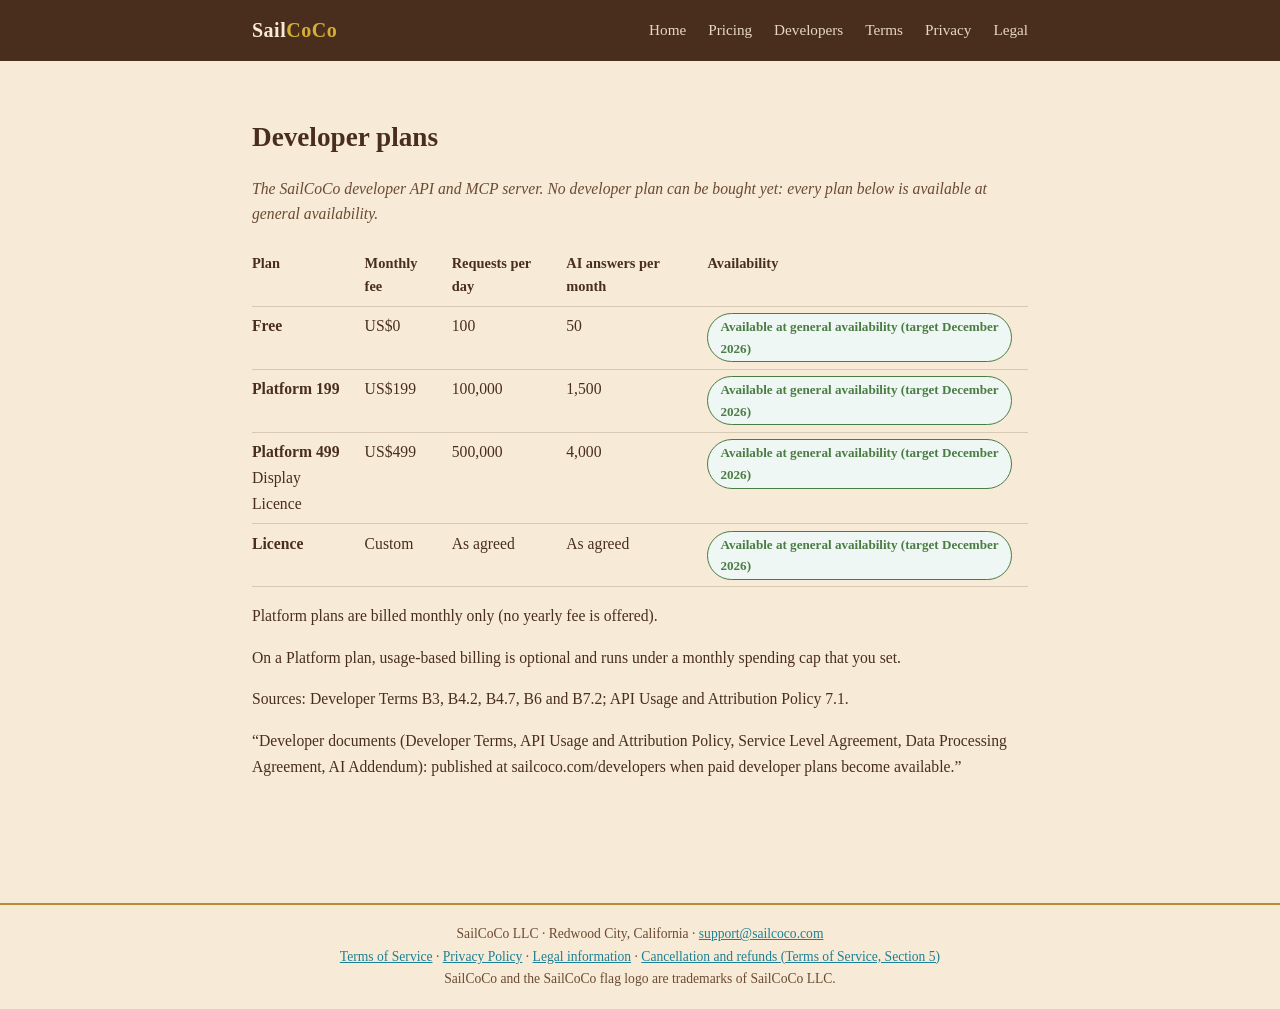
<file: developers.html>
<!DOCTYPE html>
<html lang="en"><head><meta charset="utf-8"><meta name="viewport" content="width=device-width,initial-scale=1">
<title>Developer plans — SailCoCo</title><style>
:root{--cream:#F7EBD7;--foam:#FDF6EA;--cocoa:#4A2E1D;--cocoa-l:#6B4A33;--ocean:#1C8095;--brass:#B98A2F;--gold:#D4AF37;--green:#4A7C43}
*{box-sizing:border-box}body{margin:0;font-family:Georgia,'Times New Roman',serif;background:var(--cream);color:var(--cocoa);line-height:1.65}
.wrap{max-width:820px;margin:0 auto;padding:28px 22px 60px}
header.site{background:var(--cocoa);color:var(--cream);padding:14px 0}
header.site .wrap{padding:0 22px;display:flex;justify-content:space-between;align-items:center;flex-wrap:wrap;gap:8px}
.brand{font-size:1.25rem;font-weight:bold;letter-spacing:.5px;color:var(--cream);text-decoration:none}
.brand span{color:var(--gold)}
nav a{color:var(--cream);text-decoration:none;margin-left:18px;font-size:.95rem;opacity:.9}
nav a:hover{opacity:1;text-decoration:underline}
h1{color:var(--cocoa);font-size:1.7rem;margin:26px 0 4px}
h2{color:var(--ocean);font-size:1.15rem;margin-top:28px}
.meta{color:var(--cocoa-l);font-style:italic;margin-bottom:18px}
.legal p{font-size:.98rem}.legal strong{color:var(--cocoa)}.legal ul{padding-left:1.4rem}.legal li{margin:.25rem 0}
.legal a{color:var(--ocean)}
.legal table{border-collapse:collapse;width:100%;margin:.4rem 0 1rem;font-size:.98rem}
.legal th,.legal td{text-align:left;vertical-align:top;padding:.4rem 1.4rem .4rem 0;border-bottom:1px solid rgba(74,46,29,.18)}
.legal th{color:var(--cocoa);font-size:.9rem}
.avail{display:inline-block;background:#EFF7F4;border:1px solid var(--green);color:var(--green);border-radius:999px;padding:2px 12px;font-size:.82rem;font-weight:bold}
.plans-wrap{overflow-x:auto;margin:.4rem 0 1rem}.plans-wrap table{margin:0}.legal table.plans td,.legal table.plans th{padding-right:1rem}
@media(max-width:640px){.plans-wrap{overflow:visible}.legal table.plans,.legal table.plans tbody,.legal table.plans tr,.legal table.plans td{display:block;width:100%}.legal table.plans thead{display:none}.legal table.plans tr{padding:.7rem 0;border-bottom:1px solid rgba(74,46,29,.18)}.legal table.plans td{border:0;padding:.15rem 0}.legal table.plans td[data-th]:before{content:attr(data-th) ": ";font-weight:bold;color:var(--cocoa-l)}}
footer{border-top:2px solid var(--brass);margin-top:48px;padding:18px 22px;text-align:center;font-size:.85rem;color:var(--cocoa-l)}
footer a{color:var(--ocean)}
</style></head><body>
<header class="site"><div class="wrap"><a class="brand" href="index.html">Sail<span>CoCo</span></a>
<nav><a href="index.html">Home</a> <a href="index.html#pricing">Pricing</a> <a href="developers.html">Developers</a> <a href="terms.html">Terms</a> <a href="privacy.html">Privacy</a> <a href="legal.html">Legal</a></nav></div></header>
<div class="wrap legal"><h1>Developer plans</h1>
<p class="meta">The SailCoCo developer API and MCP server. No developer plan can be bought yet: every plan below is available at general availability.</p>
<div class="plans-wrap"><table class="plans">
<thead><tr><th>Plan</th><th>Monthly fee</th><th>Requests per day</th><th>AI answers per month</th><th>Availability</th></tr></thead>
<tbody>
<tr><td><strong>Free</strong></td><td data-th="Monthly fee" data-src="dev:free.monthlyFee">US$0</td><td data-th="Requests per day" data-src="dev:free.dailyRequests">100</td><td data-th="AI answers per month" data-src="dev:free.monthlyAnswers">50</td><td><span class="avail" data-label="developer">Available at general availability (target December 2026)</span></td></tr>
<tr><td><strong>Platform 199</strong></td><td data-th="Monthly fee" data-src="dev:platform199.monthlyFee">US$199</td><td data-th="Requests per day" data-src="dev:platform199.dailyRequests">100,000</td><td data-th="AI answers per month" data-src="dev:platform199.monthlyAnswers">1,500</td><td><span class="avail" data-label="developer">Available at general availability (target December 2026)</span></td></tr>
<tr><td><strong>Platform 499</strong><br><span data-src="dev:platform499.note">Display Licence</span></td><td data-th="Monthly fee" data-src="dev:platform499.monthlyFee">US$499</td><td data-th="Requests per day" data-src="dev:platform499.dailyRequests">500,000</td><td data-th="AI answers per month" data-src="dev:platform499.monthlyAnswers">4,000</td><td><span class="avail" data-label="developer">Available at general availability (target December 2026)</span></td></tr>
<tr><td><strong>Licence</strong></td><td data-th="Monthly fee" data-src="dev:licence.monthlyFee">Custom</td><td data-th="Requests per day" data-src="dev:licence.dailyRequests">As agreed</td><td data-th="AI answers per month" data-src="dev:licence.monthlyAnswers">As agreed</td><td><span class="avail" data-label="developer">Available at general availability (target December 2026)</span></td></tr>
</tbody></table></div>
<p data-src="dev:billing.monthlyOnly">Platform plans are billed monthly only (no yearly fee is offered).</p>
<p data-src="dev:billing.usageBased">On a Platform plan, usage-based billing is optional and runs under a monthly spending cap that you set.</p>
<p data-src="dev:sourcesLine">Sources: Developer Terms B3, B4.2, B4.7, B6 and B7.2; API Usage and Attribution Policy 7.1.</p>
<p><q data-src="legal:developer-documents">Developer documents (Developer Terms, API Usage and Attribution Policy, Service Level Agreement, Data Processing Agreement, AI Addendum): published at sailcoco.com/developers when paid developer plans become available.</q></p>
</div>
<footer>SailCoCo LLC · Redwood City, California · <a href="mailto:support@sailcoco.com">support@sailcoco.com</a><br>
<a href="terms.html">Terms of Service</a> · <a href="privacy.html">Privacy Policy</a> · <a href="legal.html">Legal information</a> · <a href="terms.html">Cancellation and refunds (Terms of Service, Section 5)</a><br>
SailCoCo and the SailCoCo flag logo are trademarks of SailCoCo LLC.</footer>
</body></html>
</file>
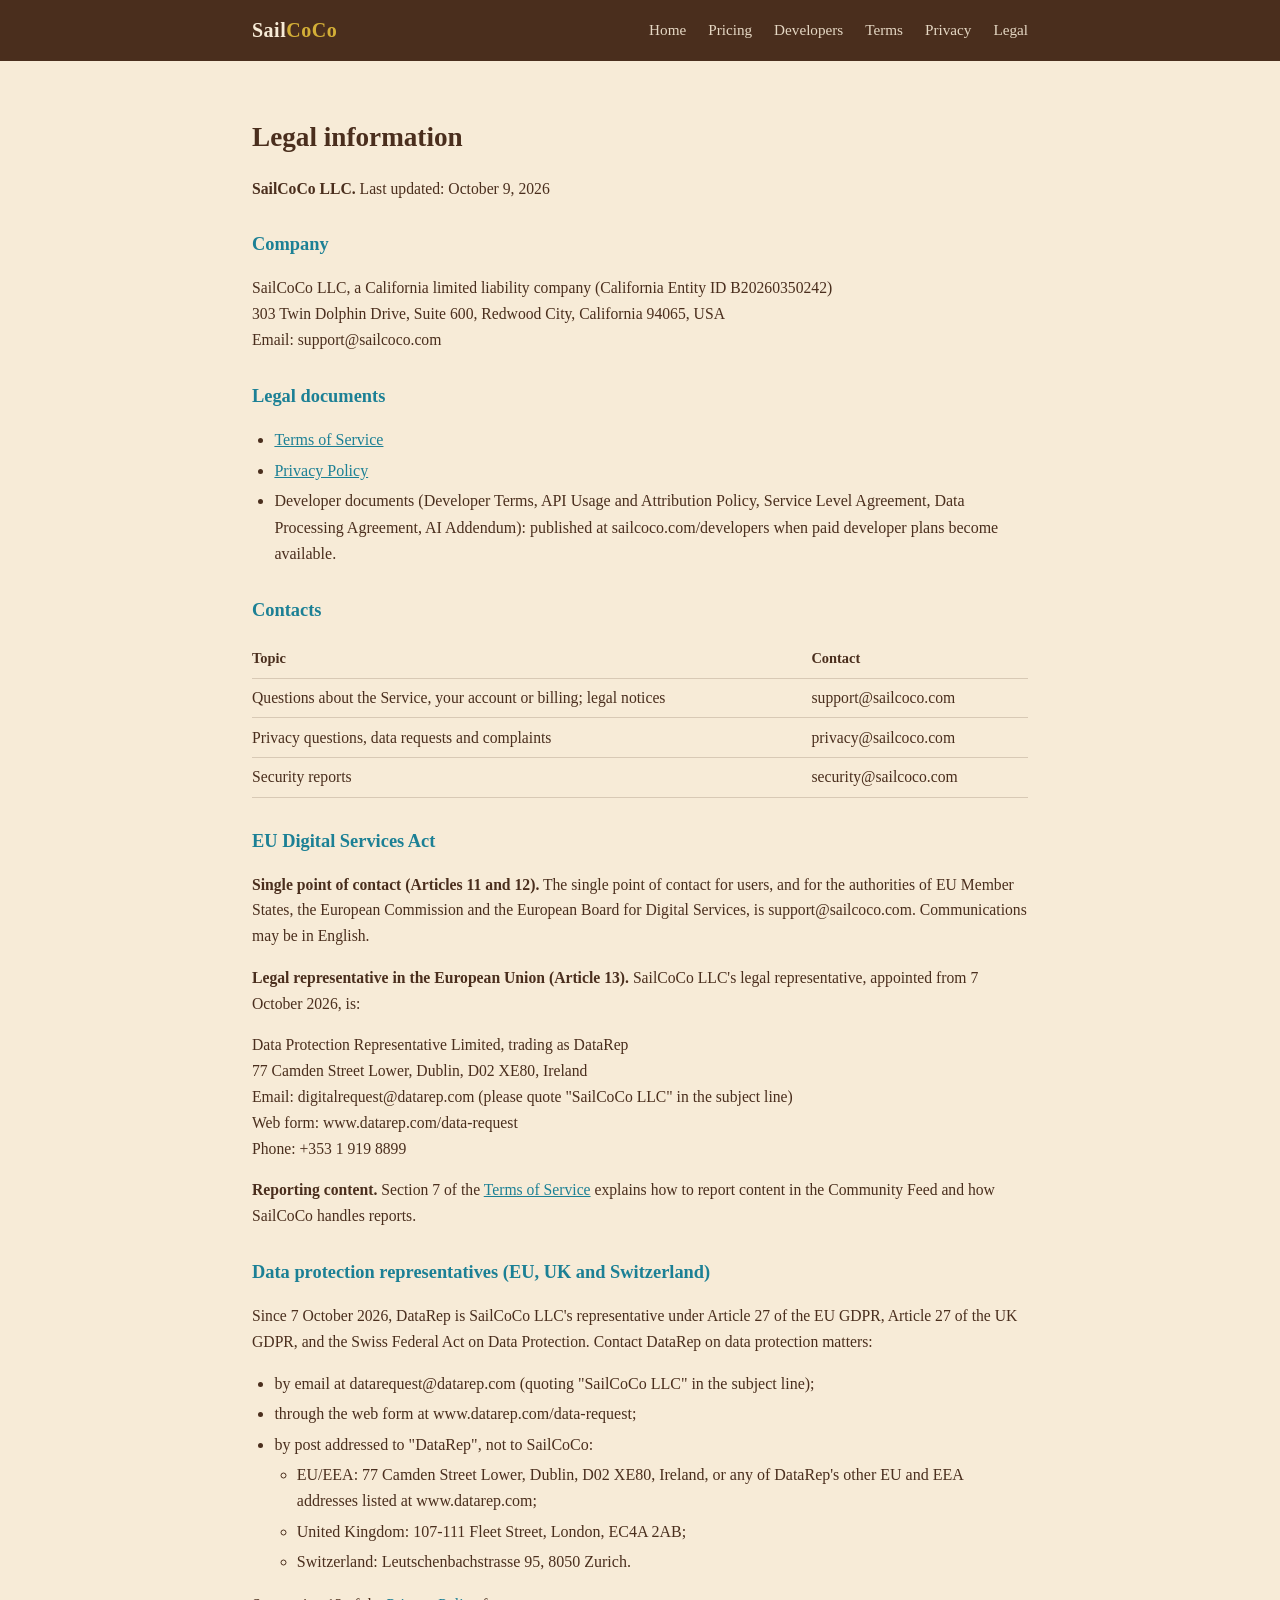
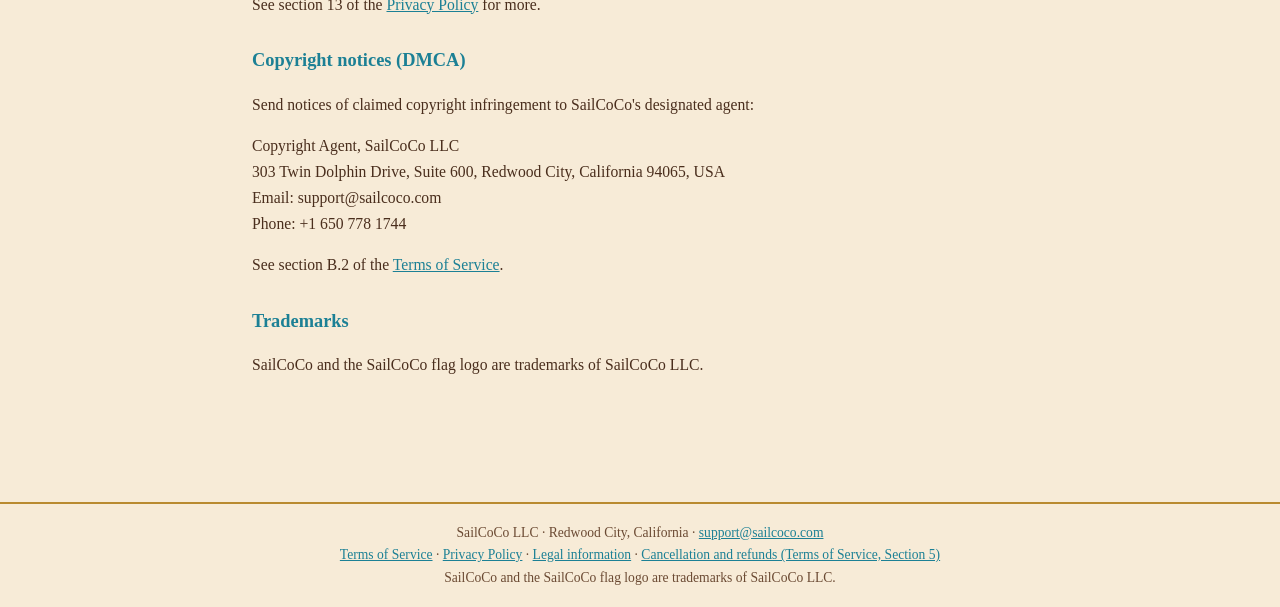
<file: legal.html>
<!DOCTYPE html>
<html lang="en"><head><meta charset="utf-8"><meta name="viewport" content="width=device-width,initial-scale=1">
<title>Legal information — SailCoCo</title><style>
:root{--cream:#F7EBD7;--foam:#FDF6EA;--cocoa:#4A2E1D;--cocoa-l:#6B4A33;--ocean:#1C8095;--brass:#B98A2F;--gold:#D4AF37;--green:#4A7C43}
*{box-sizing:border-box}body{margin:0;font-family:Georgia,'Times New Roman',serif;background:var(--cream);color:var(--cocoa);line-height:1.65}
.wrap{max-width:820px;margin:0 auto;padding:28px 22px 60px}
header.site{background:var(--cocoa);color:var(--cream);padding:14px 0}
header.site .wrap{padding:0 22px;display:flex;justify-content:space-between;align-items:center;flex-wrap:wrap;gap:8px}
.brand{font-size:1.25rem;font-weight:bold;letter-spacing:.5px;color:var(--cream);text-decoration:none}
.brand span{color:var(--gold)}
nav a{color:var(--cream);text-decoration:none;margin-left:18px;font-size:.95rem;opacity:.9}
nav a:hover{opacity:1;text-decoration:underline}
h1{color:var(--cocoa);font-size:1.7rem;margin:26px 0 4px}
h2{color:var(--ocean);font-size:1.15rem;margin-top:28px}
.meta{color:var(--cocoa-l);font-style:italic;margin-bottom:18px}
.legal p{font-size:.98rem}.legal strong{color:var(--cocoa)}.legal ul{padding-left:1.4rem}.legal li{margin:.25rem 0}
.legal a{color:var(--ocean)}
.legal table{border-collapse:collapse;width:100%;margin:.4rem 0 1rem;font-size:.98rem}
.legal th,.legal td{text-align:left;vertical-align:top;padding:.4rem 1.4rem .4rem 0;border-bottom:1px solid rgba(74,46,29,.18)}
.legal th{color:var(--cocoa);font-size:.9rem}
.avail{display:inline-block;background:#EFF7F4;border:1px solid var(--green);color:var(--green);border-radius:999px;padding:2px 12px;font-size:.82rem;font-weight:bold}
.plans-wrap{overflow-x:auto;margin:.4rem 0 1rem}.plans-wrap table{margin:0}.legal table.plans td,.legal table.plans th{padding-right:1rem}
@media(max-width:640px){.plans-wrap{overflow:visible}.legal table.plans,.legal table.plans tbody,.legal table.plans tr,.legal table.plans td{display:block;width:100%}.legal table.plans thead{display:none}.legal table.plans tr{padding:.7rem 0;border-bottom:1px solid rgba(74,46,29,.18)}.legal table.plans td{border:0;padding:.15rem 0}.legal table.plans td[data-th]:before{content:attr(data-th) ": ";font-weight:bold;color:var(--cocoa-l)}}
footer{border-top:2px solid var(--brass);margin-top:48px;padding:18px 22px;text-align:center;font-size:.85rem;color:var(--cocoa-l)}
footer a{color:var(--ocean)}
</style></head><body>
<header class="site"><div class="wrap"><a class="brand" href="index.html">Sail<span>CoCo</span></a>
<nav><a href="index.html">Home</a> <a href="index.html#pricing">Pricing</a> <a href="developers.html">Developers</a> <a href="terms.html">Terms</a> <a href="privacy.html">Privacy</a> <a href="legal.html">Legal</a></nav></div></header>
<div class="wrap legal"><h1>Legal information</h1>
<p><strong>SailCoCo LLC.</strong> Last updated: October 9, 2026</p>
<h2>Company</h2>
<p>SailCoCo LLC, a California limited liability company (California Entity ID B20260350242)<br>
303 Twin Dolphin Drive, Suite 600, Redwood City, California 94065, USA<br>
Email: support@sailcoco.com</p>
<h2>Legal documents</h2>
<ul>
<li><a href="/terms">Terms of Service</a></li>
<li><a href="/privacy">Privacy Policy</a></li>
<li>Developer documents (Developer Terms, API Usage and Attribution Policy, Service Level Agreement, Data Processing Agreement, AI Addendum): published at sailcoco.com/developers when paid developer plans become available.</li>
</ul>
<h2>Contacts</h2>
<table>
<thead><tr><th>Topic</th><th>Contact</th></tr></thead>
<tbody>
<tr><td>Questions about the Service, your account or billing; legal notices</td><td>support@sailcoco.com</td></tr>
<tr><td>Privacy questions, data requests and complaints</td><td>privacy@sailcoco.com</td></tr>
<tr><td>Security reports</td><td>security@sailcoco.com</td></tr>
</tbody>
</table>
<h2>EU Digital Services Act</h2>
<p><strong>Single point of contact (Articles 11 and 12).</strong> The single point of contact for users, and for the authorities of EU Member States, the European Commission and the European Board for Digital Services, is support@sailcoco.com. Communications may be in English.</p>
<p><strong>Legal representative in the European Union (Article 13).</strong> SailCoCo LLC's legal representative, appointed from 7 October 2026, is:</p>
<p>Data Protection Representative Limited, trading as DataRep<br>
77 Camden Street Lower, Dublin, D02 XE80, Ireland<br>
Email: digitalrequest@datarep.com (please quote "SailCoCo LLC" in the subject line)<br>
Web form: www.datarep.com/data-request<br>
Phone: +353 1 919 8899</p>
<p><strong>Reporting content.</strong> Section 7 of the <a href="/terms">Terms of Service</a> explains how to report content in the Community Feed and how SailCoCo handles reports.</p>
<h2>Data protection representatives (EU, UK and Switzerland)</h2>
<p>Since 7 October 2026, DataRep is SailCoCo LLC's representative under Article 27 of the EU GDPR, Article 27 of the UK GDPR, and the Swiss Federal Act on Data Protection. Contact DataRep on data protection matters:</p>
<ul>
<li>by email at datarequest@datarep.com (quoting "SailCoCo LLC" in the subject line);</li>
<li>through the web form at www.datarep.com/data-request;</li>
<li>by post addressed to "DataRep", not to SailCoCo:
<ul>
<li>EU/EEA: 77 Camden Street Lower, Dublin, D02 XE80, Ireland, or any of DataRep's other EU and EEA addresses listed at www.datarep.com;</li>
<li>United Kingdom: 107-111 Fleet Street, London, EC4A 2AB;</li>
<li>Switzerland: Leutschenbachstrasse 95, 8050 Zurich.</li>
</ul></li>
</ul>
<p>See section 13 of the <a href="/privacy">Privacy Policy</a> for more.</p>
<h2>Copyright notices (DMCA)</h2>
<p>Send notices of claimed copyright infringement to SailCoCo's designated agent:</p>
<p>Copyright Agent, SailCoCo LLC<br>
303 Twin Dolphin Drive, Suite 600, Redwood City, California 94065, USA<br>
Email: support@sailcoco.com<br>
Phone: +1 650 778 1744</p>
<p>See section B.2 of the <a href="/terms">Terms of Service</a>.</p>
<h2>Trademarks</h2>
<p>SailCoCo and the SailCoCo flag logo are trademarks of SailCoCo LLC.</p>
</div>
<footer>SailCoCo LLC · Redwood City, California · <a href="mailto:support@sailcoco.com">support@sailcoco.com</a><br>
<a href="terms.html">Terms of Service</a> · <a href="privacy.html">Privacy Policy</a> · <a href="legal.html">Legal information</a> · <a href="terms.html">Cancellation and refunds (Terms of Service, Section 5)</a><br>
SailCoCo and the SailCoCo flag logo are trademarks of SailCoCo LLC.</footer>
</body></html>
</file>
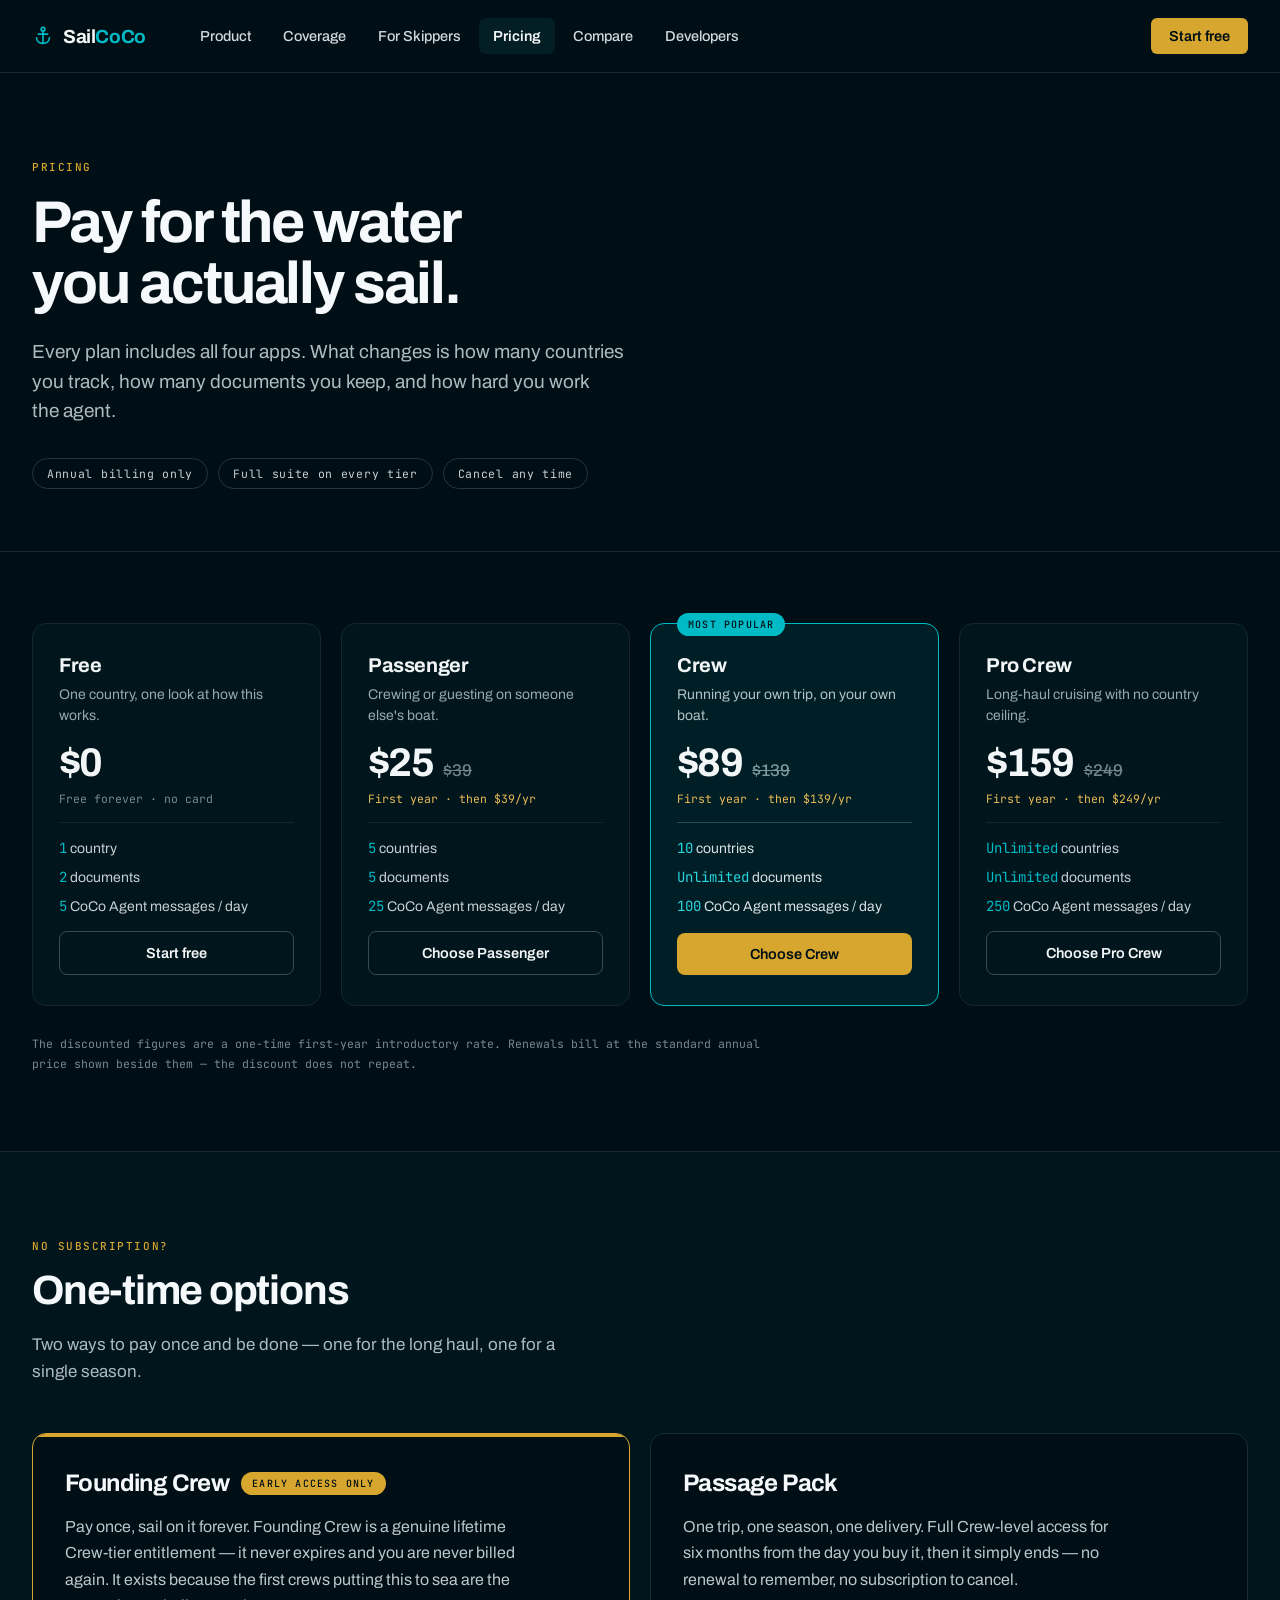
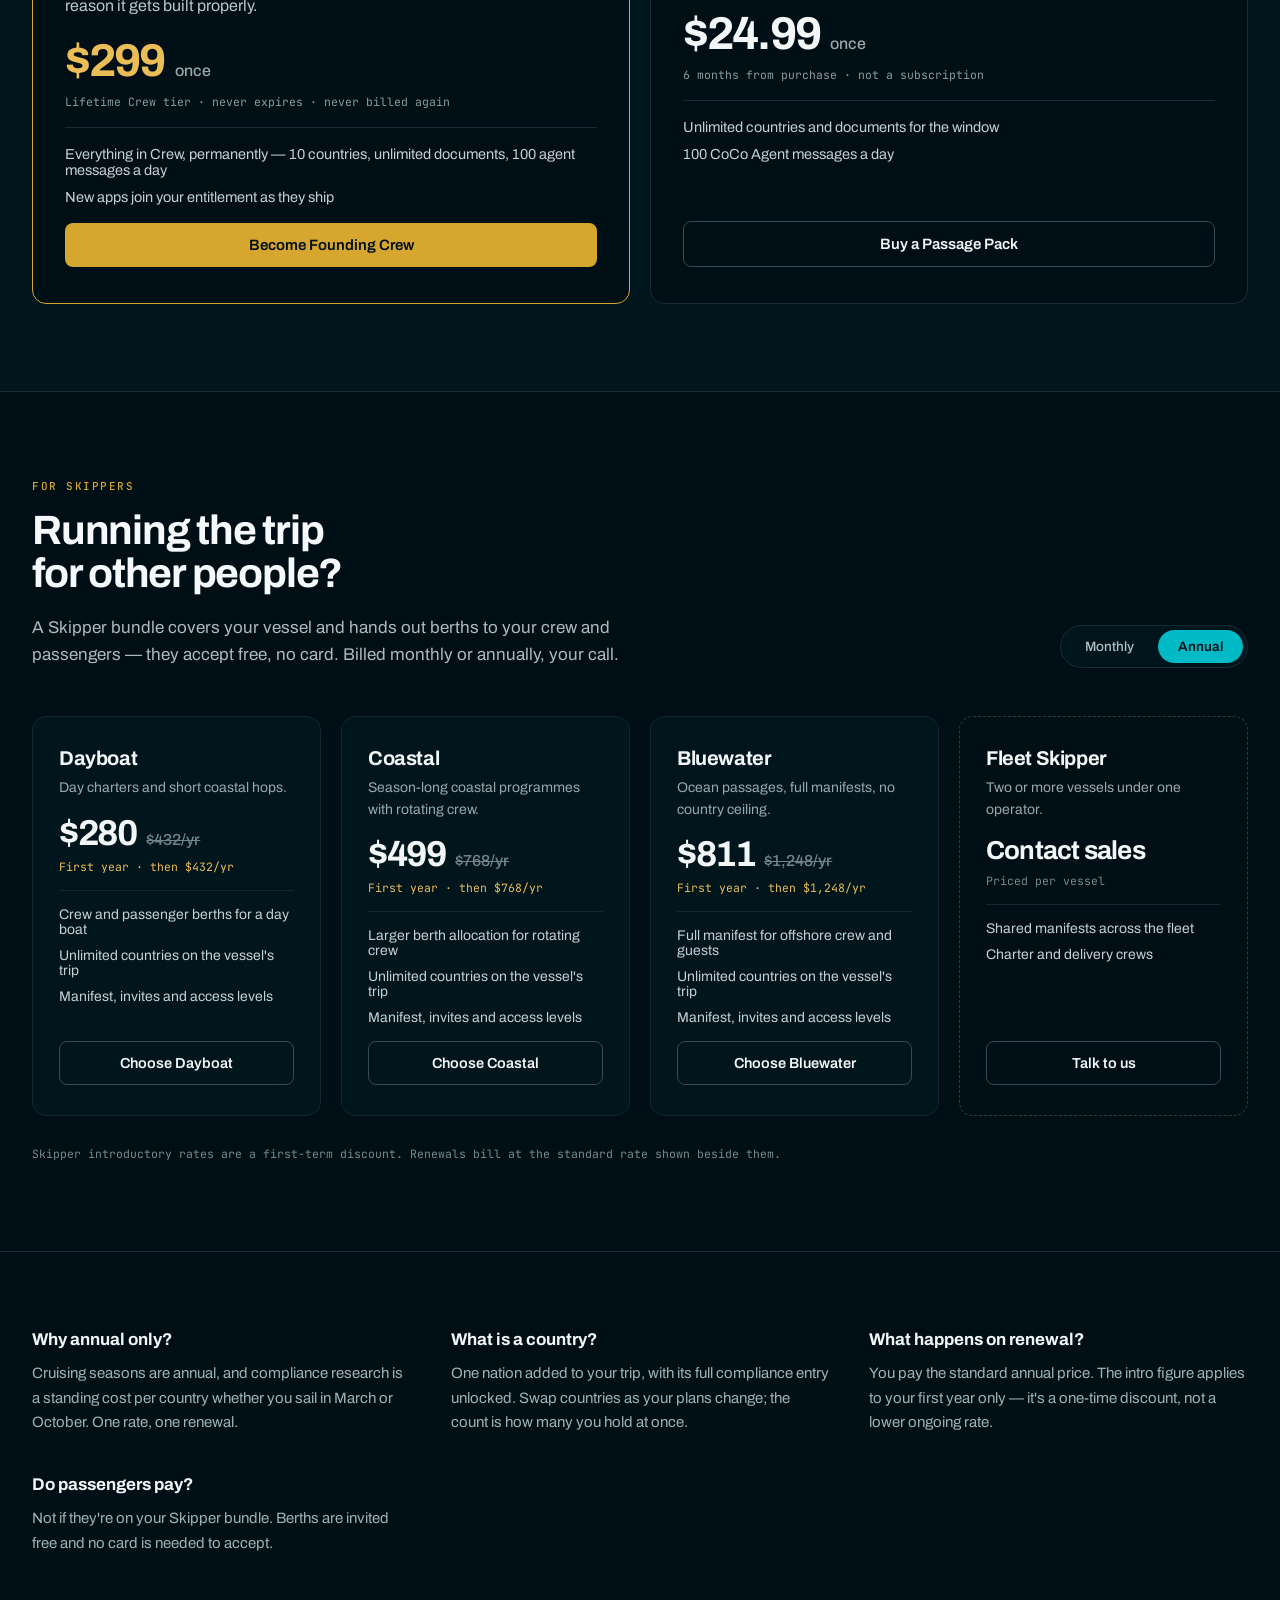
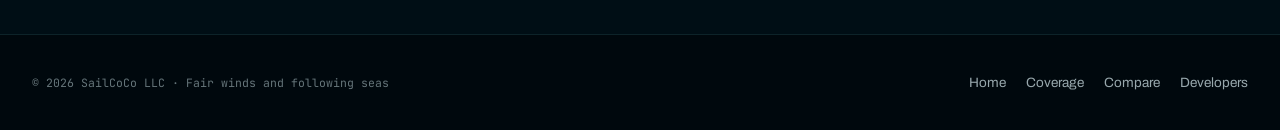
<file: pricing.html>
<!DOCTYPE html>
<html lang="en">
<head>
<meta charset="utf-8">
<meta name="viewport" content="width=device-width, initial-scale=1">
<title>Pricing — SailCoCo</title>
<meta name="description" content="Pay for the water you actually sail. Every plan includes all four apps. Annual billing, a free forever tier, one-time options and Skipper bundles.">
<link rel="preconnect" href="https://fonts.googleapis.com">
<link rel="preconnect" href="https://fonts.gstatic.com" crossorigin>
<link href="https://fonts.googleapis.com/css2?family=Archivo:wdth,wght@75..125,400..800&family=JetBrains+Mono:wght@400;500&display=swap" rel="stylesheet">
<link rel="stylesheet" href="assets/site.css">
</head>
<body>

<a class="skip-link" href="#top">Skip to content</a>

<div class="page">

<header class="hdr" data-nav>
  <div class="hdr-inner">
    <a href="index.html" class="brand">
      <svg width="22" height="22" viewBox="0 0 24 24" fill="none" stroke="oklch(0.70 0.16 200)" stroke-width="1.8" stroke-linecap="round" aria-hidden="true"><circle cx="12" cy="4.6" r="2"/><line x1="12" y1="6.6" x2="12" y2="20"/><line x1="7" y1="10" x2="17" y2="10"/><path d="M5 14c0 3.5 3 6 7 6s7-2.5 7-6"/></svg>
      <span class="brand-word">Sail<span>CoCo</span></span>
    </a>
    <nav class="nav" aria-label="Primary">
      <a href="index.html#apps" class="nav-link">Product</a>
      <a href="coverage.html" class="nav-link">Coverage</a>
      <a href="#skippers" class="nav-link">For Skippers</a>
      <a href="#top" class="nav-link is-current" aria-current="page">Pricing</a>
      <a href="index.html#compare" class="nav-link">Compare</a>
      <a href="index.html#developers" class="nav-link">Developers</a>
    </nav>
    <div class="hdr-actions push">
      <a href="#tiers" class="nav-cta">Start free</a>
      <button type="button" class="burger" data-opens="mobile" aria-label="Menu" aria-expanded="false" aria-controls="mobile-panel">
        <svg width="18" height="18" viewBox="0 0 24 24" fill="none" stroke="currentColor" stroke-width="2" stroke-linecap="round" aria-hidden="true"><line x1="4" y1="7" x2="20" y2="7"/><line x1="4" y1="12" x2="20" y2="12"/><line x1="4" y1="17" x2="20" y2="17"/></svg>
      </button>
    </div>
  </div>

  <div class="mobile-panel" id="mobile-panel" data-panel="mobile" hidden>
    <div class="mobile-inner">
      <div class="mobile-links">
        <a href="index.html#apps" class="mobile-link" data-closes>Product</a>
        <a href="coverage.html" class="mobile-link" data-closes>Coverage</a>
        <a href="#skippers" class="mobile-link" data-closes>For Skippers</a>
        <a href="#top" class="mobile-link is-current" data-closes>Pricing</a>
        <a href="index.html#compare" class="mobile-link" data-closes>Compare</a>
        <a href="index.html#developers" class="mobile-link" data-closes>Developers</a>
      </div>
    </div>
  </div>
</header>

<main>

<!-- ===== INTRO ===== -->
<section id="top" class="bb-dark">
  <div class="wrap pt-88 pb-64">
    <p class="eyebrow eyebrow-gold">Pricing</p>
    <h1 class="h1" style="margin:18px 0 0;max-width:820px;">Pay for the water you actually sail.</h1>
    <p style="margin:24px 0 0;max-width:600px;font-size:19px;line-height:1.55;color:var(--muted);text-wrap:pretty;">Every plan includes all four apps. What changes is how many countries you track, how many documents you keep, and how hard you work the agent.</p>
    <div style="display:flex;gap:10px;margin-top:32px;flex-wrap:wrap;">
      <span class="pill">Annual billing only</span>
      <span class="pill">Full suite on every tier</span>
      <span class="pill">Cancel any time</span>
    </div>
  </div>
</section>

<!-- ===== TIERS ===== -->
<section id="tiers" class="bb-dark">
  <div class="wrap pt-72 pb-80">
    <div class="grid grid-260">

      <div class="tier">
        <div>
          <h2>Free</h2>
          <p class="tier-blurb">One country, one look at how this works.</p>
        </div>
        <div>
          <p class="tier-price">$0</p>
          <p class="tier-note-plain">Free forever · no card</p>
        </div>
        <div class="rule"></div>
        <div class="tier-list">
          <p><span class="num">1</span> country</p>
          <p><span class="num">2</span> documents</p>
          <p><span class="num">5</span> CoCo Agent messages / day</p>
        </div>
        <a href="#tiers" class="tier-cta tier-cta-outline">Start free</a>
      </div>

      <div class="tier">
        <div>
          <h2>Passenger</h2>
          <p class="tier-blurb">Crewing or guesting on someone else's boat.</p>
        </div>
        <div>
          <div class="price-row">
            <p class="tier-price">$25</p>
            <p class="tier-was">$39</p>
          </div>
          <p class="tier-note">First year · then $39/yr</p>
        </div>
        <div class="rule"></div>
        <div class="tier-list">
          <p><span class="num">5</span> countries</p>
          <p><span class="num">5</span> documents</p>
          <p><span class="num">25</span> CoCo Agent messages / day</p>
        </div>
        <a href="#tiers" class="tier-cta tier-cta-outline">Choose Passenger</a>
      </div>

      <div class="tier tier-feature">
        <span class="badge-over">Most popular</span>
        <div>
          <h2>Crew</h2>
          <p class="tier-blurb">Running your own trip, on your own boat.</p>
        </div>
        <div>
          <div class="price-row">
            <p class="tier-price">$89</p>
            <p class="tier-was">$139</p>
          </div>
          <p class="tier-note">First year · then $139/yr</p>
        </div>
        <div class="rule"></div>
        <div class="tier-list">
          <p><span class="num">10</span> countries</p>
          <p><span class="num">Unlimited</span> documents</p>
          <p><span class="num">100</span> CoCo Agent messages / day</p>
        </div>
        <a href="#tiers" class="tier-cta tier-cta-gold">Choose Crew</a>
      </div>

      <div class="tier">
        <div>
          <h2>Pro Crew</h2>
          <p class="tier-blurb">Long-haul cruising with no country ceiling.</p>
        </div>
        <div>
          <div class="price-row">
            <p class="tier-price">$159</p>
            <p class="tier-was">$249</p>
          </div>
          <p class="tier-note">First year · then $249/yr</p>
        </div>
        <div class="rule"></div>
        <div class="tier-list">
          <p><span class="num">Unlimited</span> countries</p>
          <p><span class="num">Unlimited</span> documents</p>
          <p><span class="num">250</span> CoCo Agent messages / day</p>
        </div>
        <a href="#tiers" class="tier-cta tier-cta-outline">Choose Pro Crew</a>
      </div>

    </div>
    <p class="footnote footnote-loose measure-760 mt-28">The discounted figures are a one-time first-year introductory rate. Renewals bill at the standard annual price shown beside them — the discount does not repeat.</p>
  </div>
</section>

<!-- ===== ONE-TIME ===== -->
<section id="onetime" class="sec-raised bb-dark">
  <div class="wrap pad-88">
    <div class="measure-620">
      <p class="eyebrow eyebrow-gold">No subscription?</p>
      <h2 class="h2-md on-dark">One-time options</h2>
      <p style="margin:18px 0 0;font-size:17px;line-height:1.6;color:var(--muted);text-wrap:pretty;">Two ways to pay once and be done — one for the long haul, one for a single season.</p>
    </div>

    <div class="grid grid-320 mt-48">
      <div style="background:var(--abyss);border:1px solid var(--gold);border-radius:14px;padding:36px 32px;display:flex;flex-direction:column;gap:18px;position:relative;overflow:hidden;">
        <span style="position:absolute;top:0;left:0;right:0;height:3px;background:var(--gold);"></span>
        <div style="display:flex;align-items:center;gap:12px;flex-wrap:wrap;">
          <h3 style="margin:0;font-size:24px;font-weight:700;letter-spacing:-0.025em;color:var(--on-dark-hi);">Founding Crew</h3>
          <span style="font-family:var(--mono);font-size:10px;letter-spacing:0.12em;text-transform:uppercase;font-weight:500;color:var(--abyss);background:var(--gold);padding:5px 11px;border-radius:100px;">Early access only</span>
        </div>
        <p style="margin:0;max-width:460px;font-size:16px;line-height:1.65;color:oklch(0.82 0.015 220);text-wrap:pretty;">Pay once, sail on it forever. Founding Crew is a genuine lifetime Crew-tier entitlement — it never expires and you are never billed again. It exists because the first crews putting this to sea are the reason it gets built properly.</p>
        <div>
          <div style="display:flex;align-items:baseline;gap:10px;">
            <p style="margin:0;font-size:46px;font-weight:700;letter-spacing:-0.04em;line-height:1;color:var(--gold-hover);">$299</p>
            <p style="margin:0;font-size:16px;font-weight:500;color:oklch(0.72 0.02 220);">once</p>
          </div>
          <p style="margin:10px 0 0;font-family:var(--mono);font-size:11.5px;color:oklch(0.68 0.02 220);">Lifetime Crew tier · never expires · never billed again</p>
        </div>
        <div style="height:1px;background:var(--line-dark);"></div>
        <div style="display:flex;flex-direction:column;gap:11px;">
          <p style="margin:0;font-size:14.5px;color:oklch(0.85 0.01 220);">Everything in Crew, permanently — 10 countries, unlimited documents, 100 agent messages a day</p>
          <p style="margin:0;font-size:14.5px;color:oklch(0.85 0.01 220);">New apps join your entitlement as they ship</p>
        </div>
        <a href="#onetime" class="tier-cta tier-cta-gold" style="font-size:15px;padding:14px;">Become Founding Crew</a>
      </div>

      <div style="background:var(--abyss);border:1px solid var(--line-dark);border-radius:14px;padding:36px 32px;display:flex;flex-direction:column;gap:18px;">
        <h3 style="margin:0;font-size:24px;font-weight:700;letter-spacing:-0.025em;color:var(--on-dark-hi);">Passage Pack</h3>
        <p style="margin:0;max-width:440px;font-size:16px;line-height:1.65;color:oklch(0.82 0.015 220);text-wrap:pretty;">One trip, one season, one delivery. Full Crew-level access for six months from the day you buy it, then it simply ends — no renewal to remember, no subscription to cancel.</p>
        <div>
          <div style="display:flex;align-items:baseline;gap:10px;">
            <p style="margin:0;font-size:46px;font-weight:700;letter-spacing:-0.04em;line-height:1;color:var(--on-dark);">$24.99</p>
            <p style="margin:0;font-size:16px;font-weight:500;color:oklch(0.72 0.02 220);">once</p>
          </div>
          <p style="margin:10px 0 0;font-family:var(--mono);font-size:11.5px;color:oklch(0.68 0.02 220);">6 months from purchase · not a subscription</p>
        </div>
        <div style="height:1px;background:var(--line-dark);"></div>
        <div style="display:flex;flex-direction:column;gap:11px;">
          <p style="margin:0;font-size:14.5px;color:oklch(0.85 0.01 220);">Unlimited countries and documents for the window</p>
          <p style="margin:0;font-size:14.5px;color:oklch(0.85 0.01 220);">100 CoCo Agent messages a day</p>
        </div>
        <a href="#onetime" class="tier-cta tier-cta-outline" style="font-size:15px;padding:14px;">Buy a Passage Pack</a>
      </div>
    </div>
  </div>
</section>

<!-- ===== SKIPPER BUNDLES ===== -->
<section id="skippers" class="bb-dark">
  <div class="wrap pad-88">
    <div style="display:flex;justify-content:space-between;align-items:end;gap:40px;flex-wrap:wrap;">
      <div style="max-width:600px;">
        <p class="eyebrow eyebrow-gold">For Skippers</p>
        <h2 class="h2-md on-dark">Running the trip for other people?</h2>
        <p style="margin:18px 0 0;font-size:17px;line-height:1.6;color:var(--muted);text-wrap:pretty;">A Skipper bundle covers your vessel and hands out berths to your crew and passengers — they accept free, no card. Billed monthly or annually, your call.</p>
      </div>
      <div class="toggle" role="group" aria-label="Billing cycle">
        <button type="button" id="cycle-monthly" aria-pressed="false">Monthly</button>
        <button type="button" id="cycle-annual" aria-pressed="true">Annual</button>
      </div>
    </div>

    <div class="grid grid-260 mt-48" id="bundle-grid">
      <!-- Skipper bundle cards render here; see assets/pricing.js -->
      <div class="tier tier-dashed">
        <div>
          <h3>Fleet Skipper</h3>
          <p class="tier-blurb">Two or more vessels under one operator.</p>
        </div>
        <div>
          <p style="margin:0;font-size:26px;font-weight:700;letter-spacing:-0.03em;line-height:1.1;color:var(--on-dark);">Contact sales</p>
          <p class="tier-note-plain">Priced per vessel</p>
        </div>
        <div class="rule"></div>
        <div class="tier-list">
          <p>Shared manifests across the fleet</p>
          <p>Charter and delivery crews</p>
        </div>
        <a href="index.html#contact" class="tier-cta tier-cta-outline">Talk to us</a>
      </div>
    </div>
    <p class="footnote footnote-loose measure-760 mt-28">Skipper introductory rates are a first-term discount. Renewals bill at the standard rate shown beside them.</p>
  </div>
</section>

<!-- ===== FAQ ===== -->
<section>
  <div class="wrap pad-80 split-280">
    <div>
      <h3 style="margin:0;font-size:17px;font-weight:700;color:var(--on-dark);">Why annual only?</h3>
      <p style="margin:12px 0 0;font-size:15px;line-height:1.65;color:oklch(0.75 0.02 220);">Cruising seasons are annual, and compliance research is a standing cost per country whether you sail in March or October. One rate, one renewal.</p>
    </div>
    <div>
      <h3 style="margin:0;font-size:17px;font-weight:700;color:var(--on-dark);">What is a country?</h3>
      <p style="margin:12px 0 0;font-size:15px;line-height:1.65;color:oklch(0.75 0.02 220);">One nation added to your trip, with its full compliance entry unlocked. Swap countries as your plans change; the count is how many you hold at once.</p>
    </div>
    <div>
      <h3 style="margin:0;font-size:17px;font-weight:700;color:var(--on-dark);">What happens on renewal?</h3>
      <p style="margin:12px 0 0;font-size:15px;line-height:1.65;color:oklch(0.75 0.02 220);">You pay the standard annual price. The intro figure applies to your first year only — it's a one-time discount, not a lower ongoing rate.</p>
    </div>
    <div>
      <h3 style="margin:0;font-size:17px;font-weight:700;color:var(--on-dark);">Do passengers pay?</h3>
      <p style="margin:12px 0 0;font-size:15px;line-height:1.65;color:oklch(0.75 0.02 220);">Not if they're on your Skipper bundle. Berths are invited free and no card is needed to accept.</p>
    </div>
  </div>
</section>

</main>

<footer class="footer">
  <div class="footer-slim">
    <p class="footer-meta">© 2026 SailCoCo LLC · Fair winds and following seas</p>
    <div class="footer-slim-links">
      <a href="index.html">Home</a>
      <a href="coverage.html">Coverage</a>
      <a href="index.html#compare">Compare</a>
      <a href="developers.html">Developers</a>
    </div>
  </div>
</footer>

</div>

<script src="assets/nav.js"></script>
<script src="assets/pricing.js"></script>
</body>
</html>
</file>
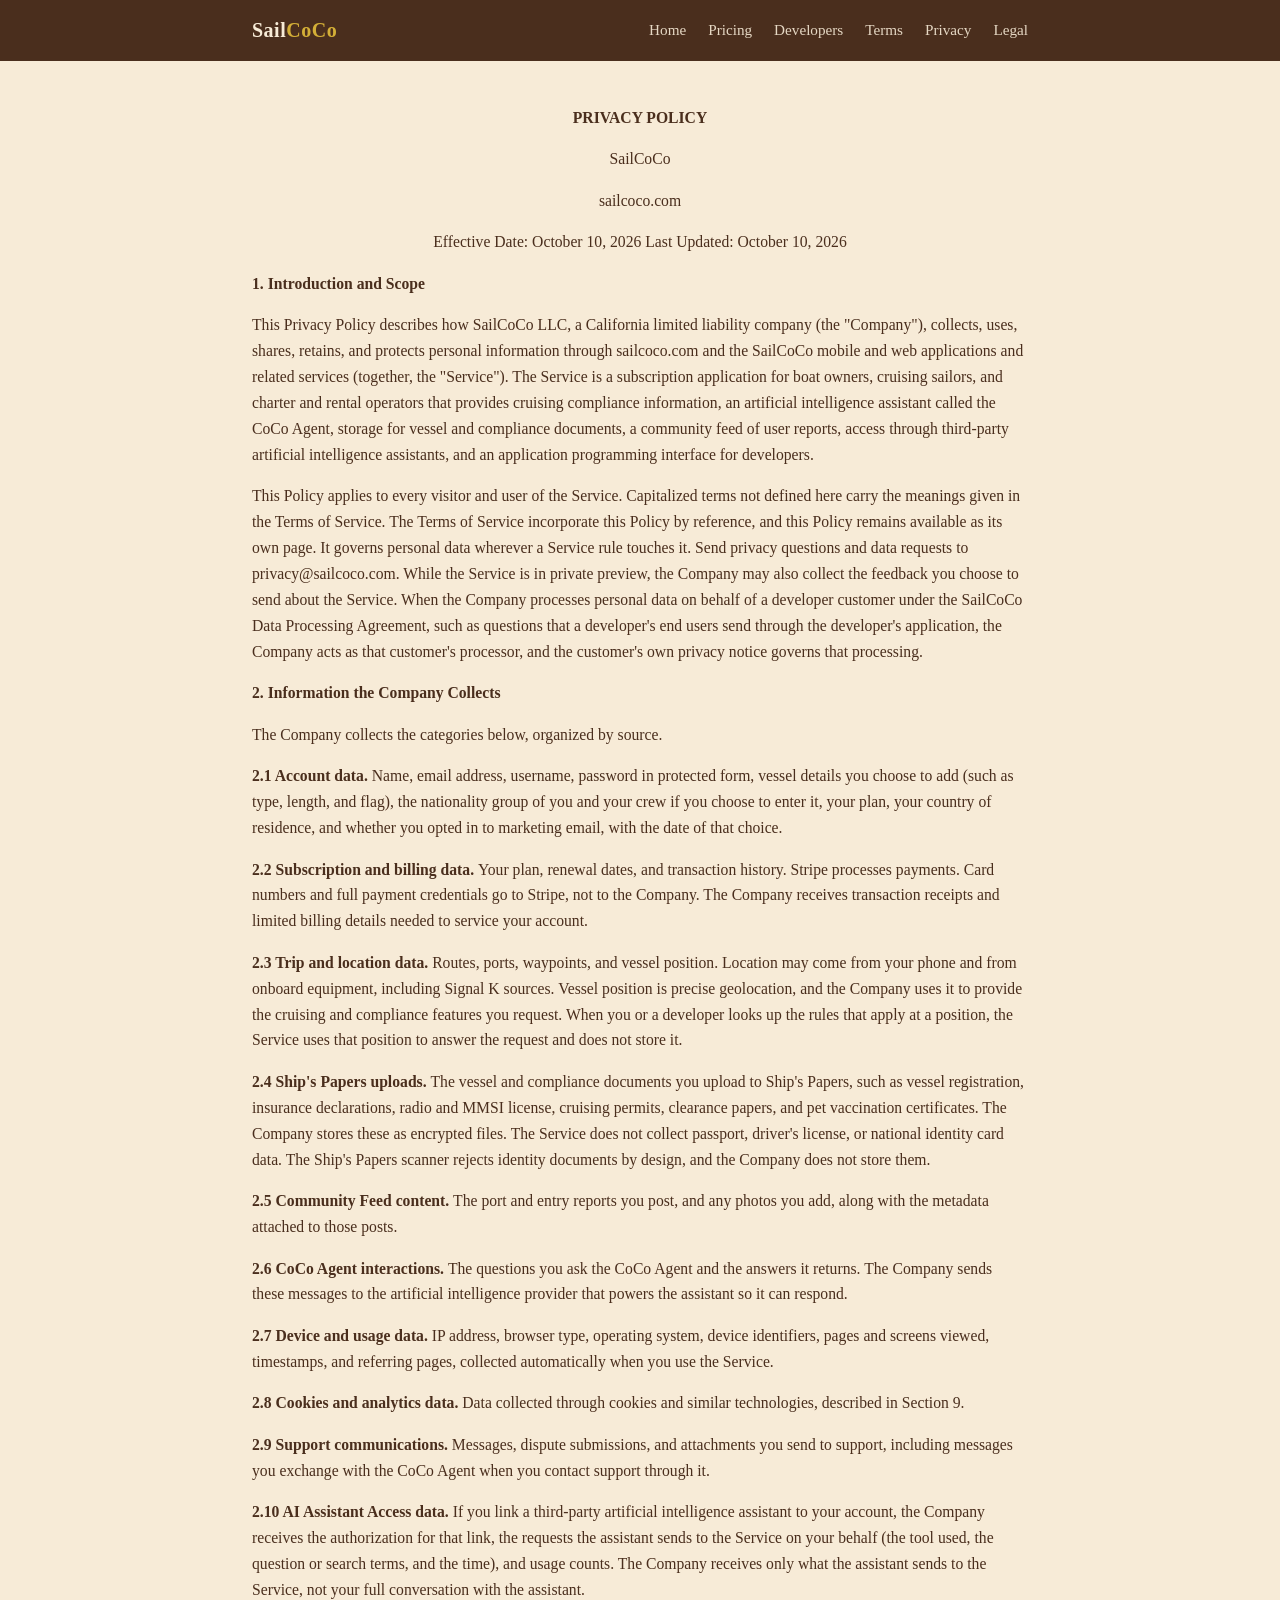
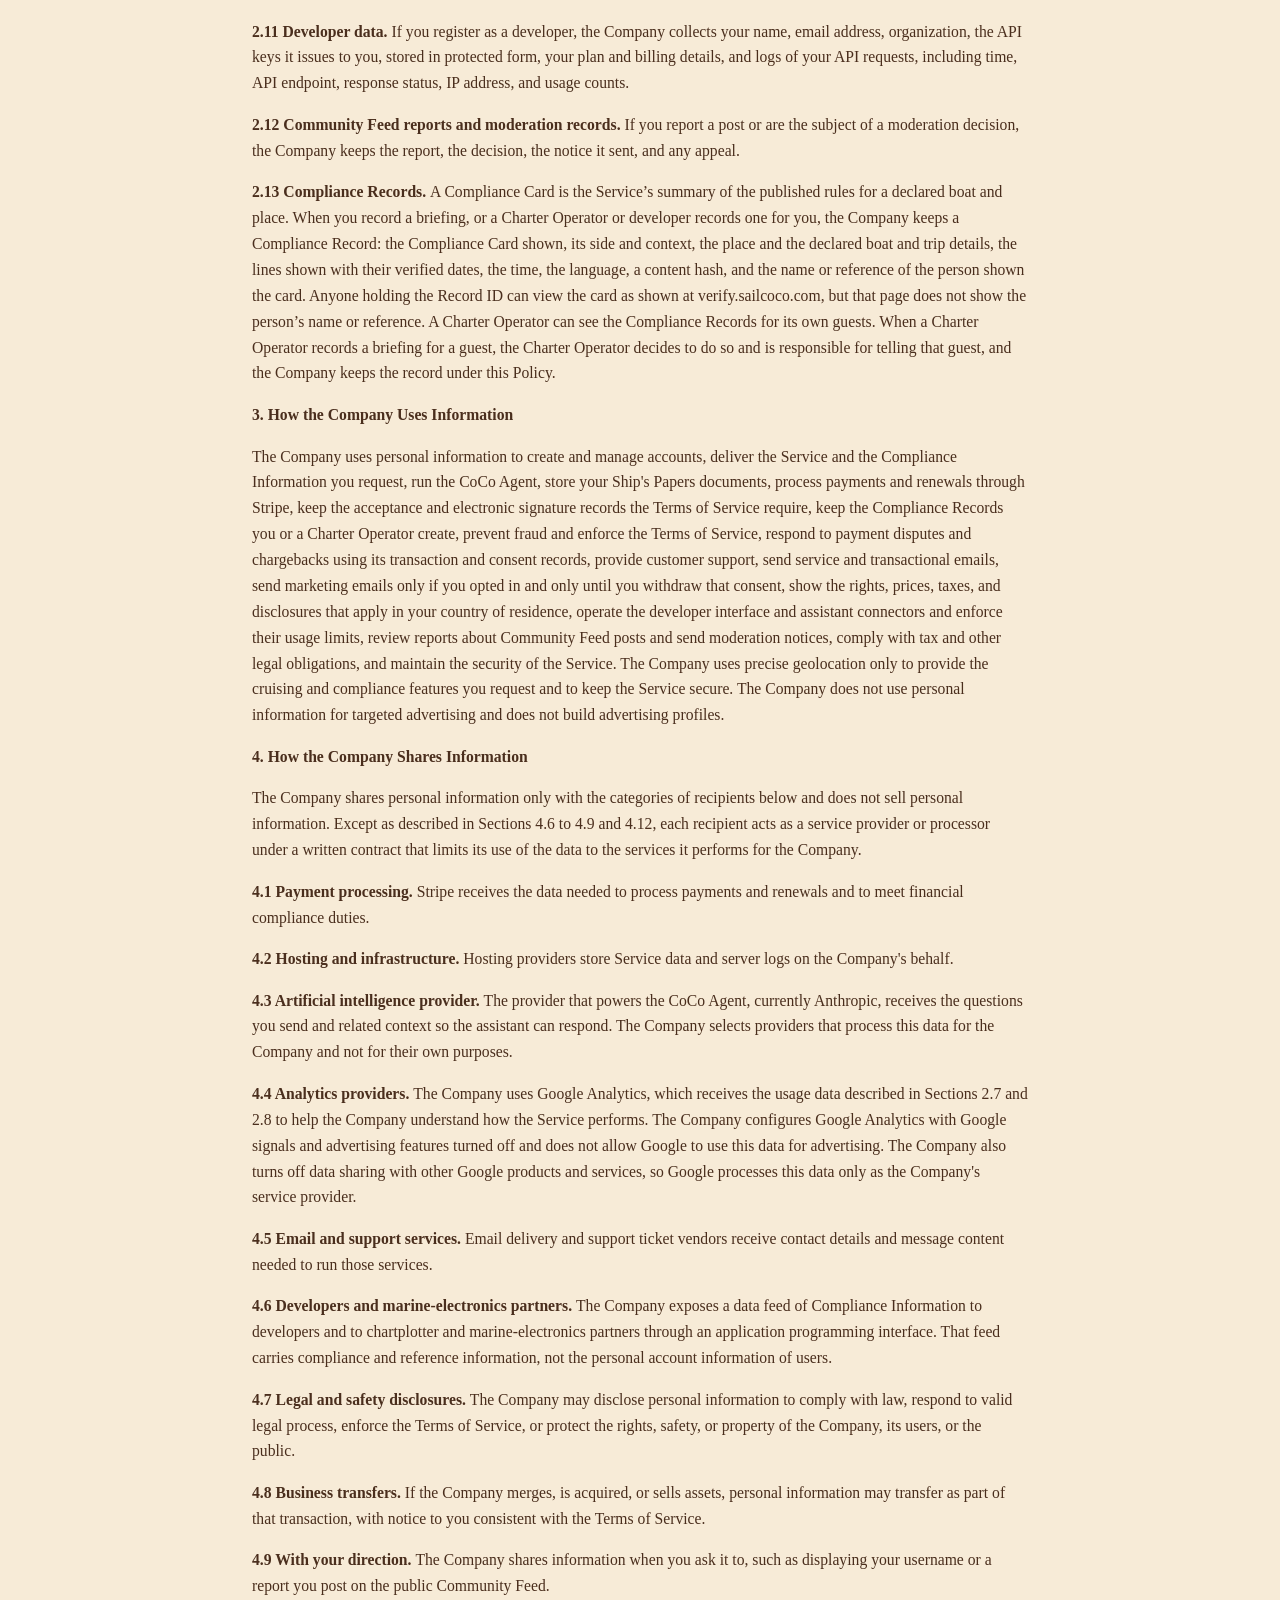
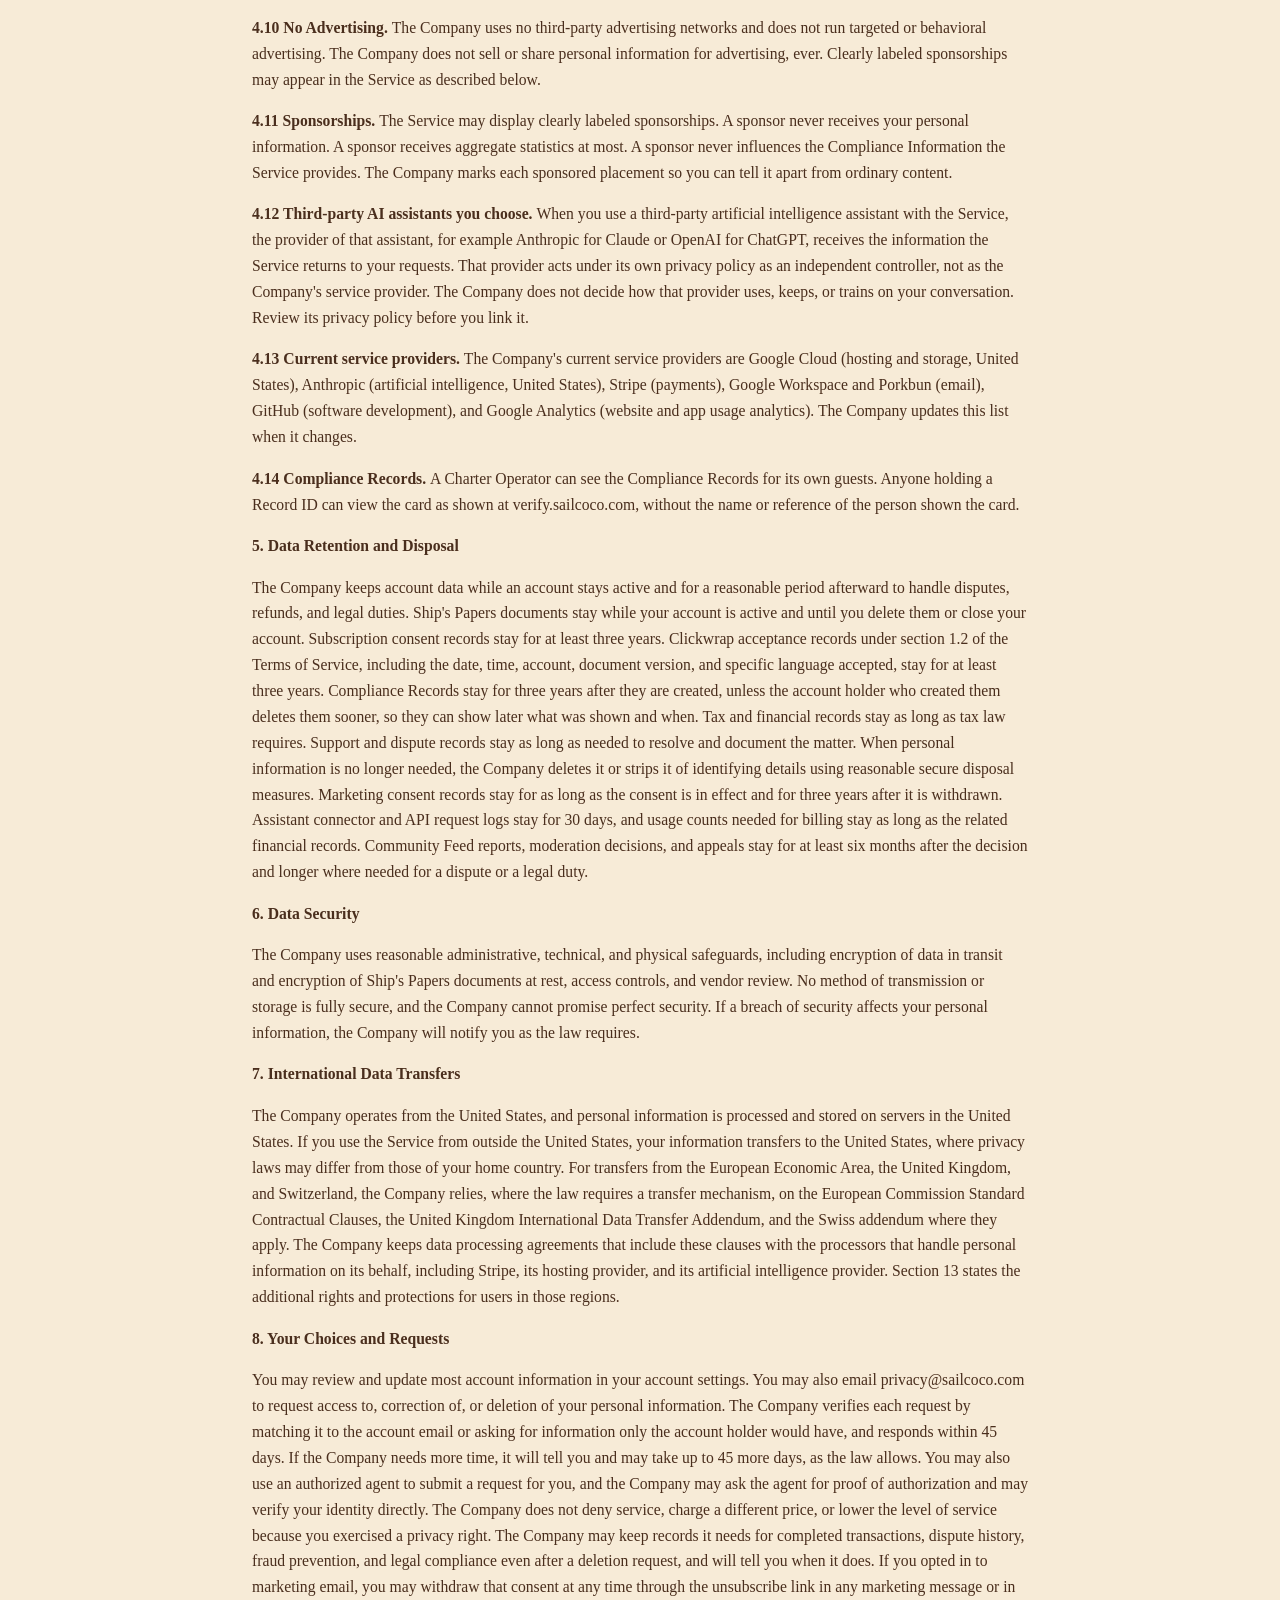
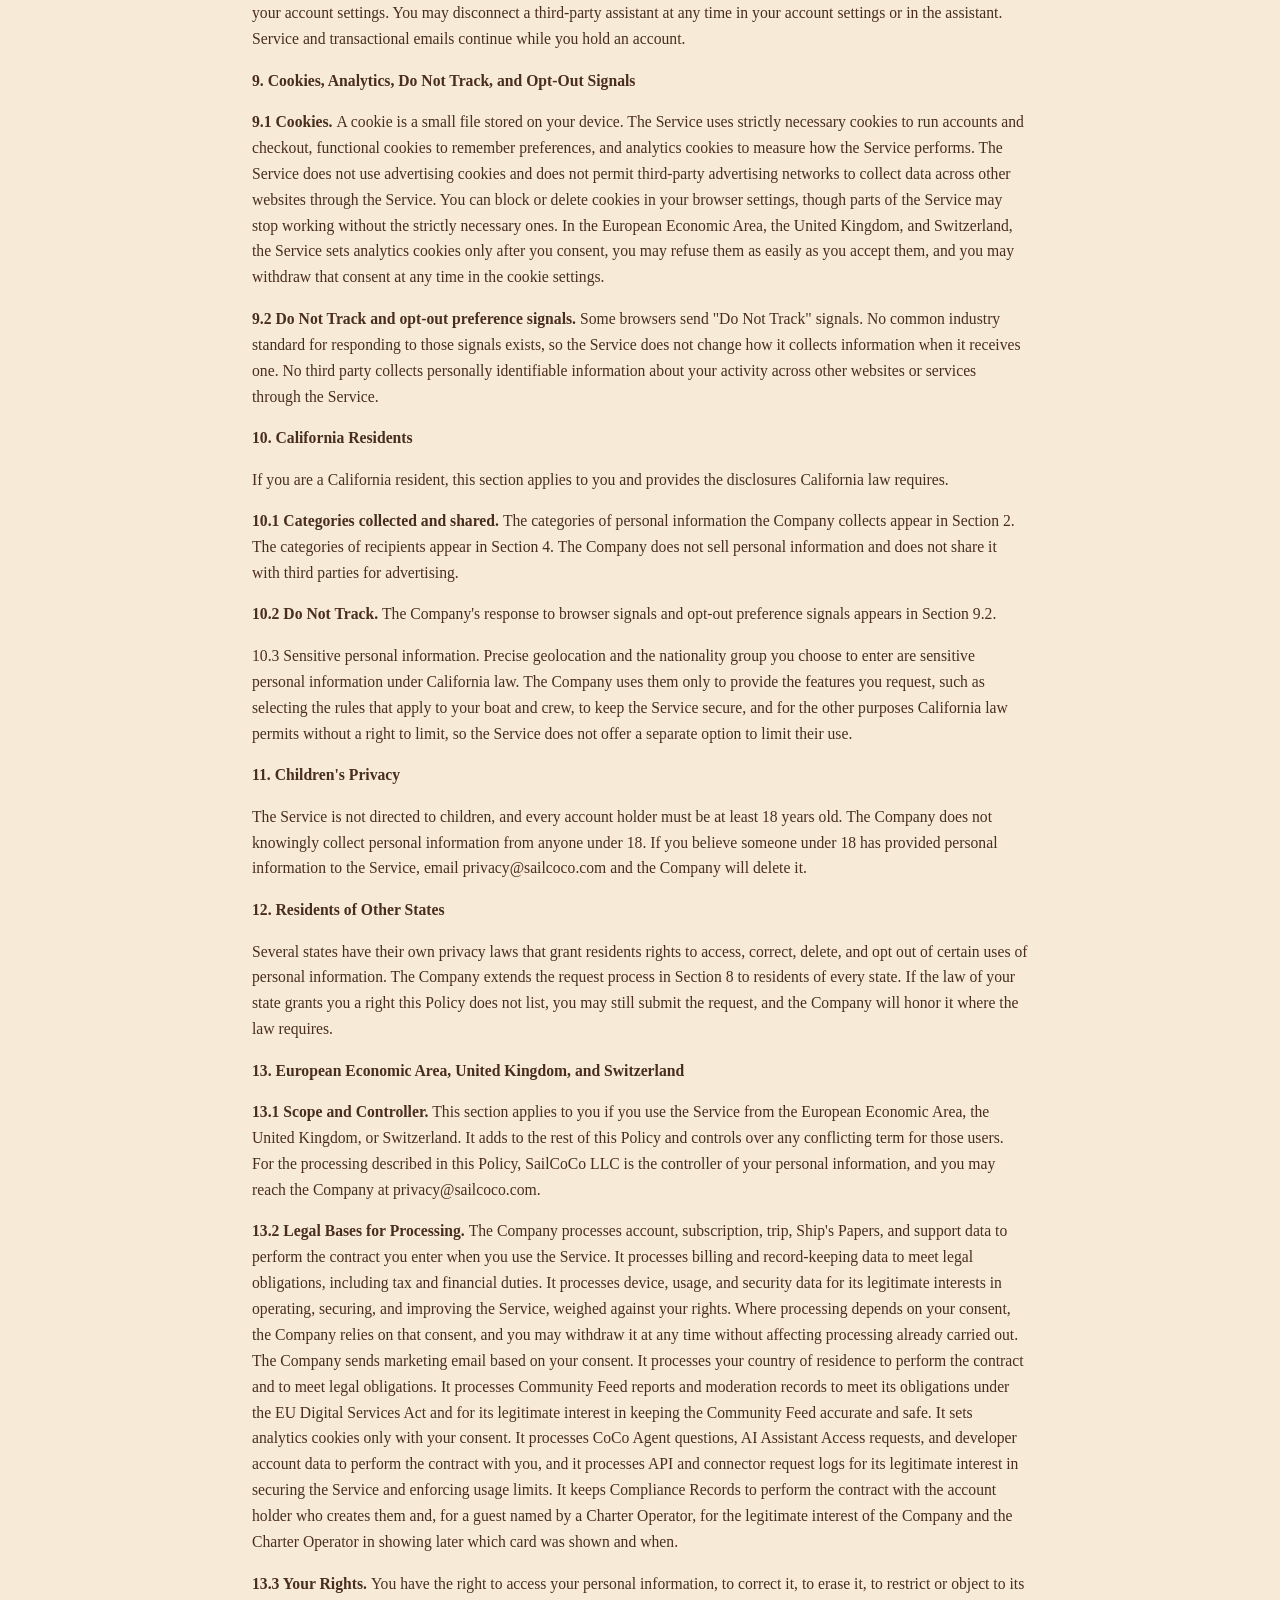
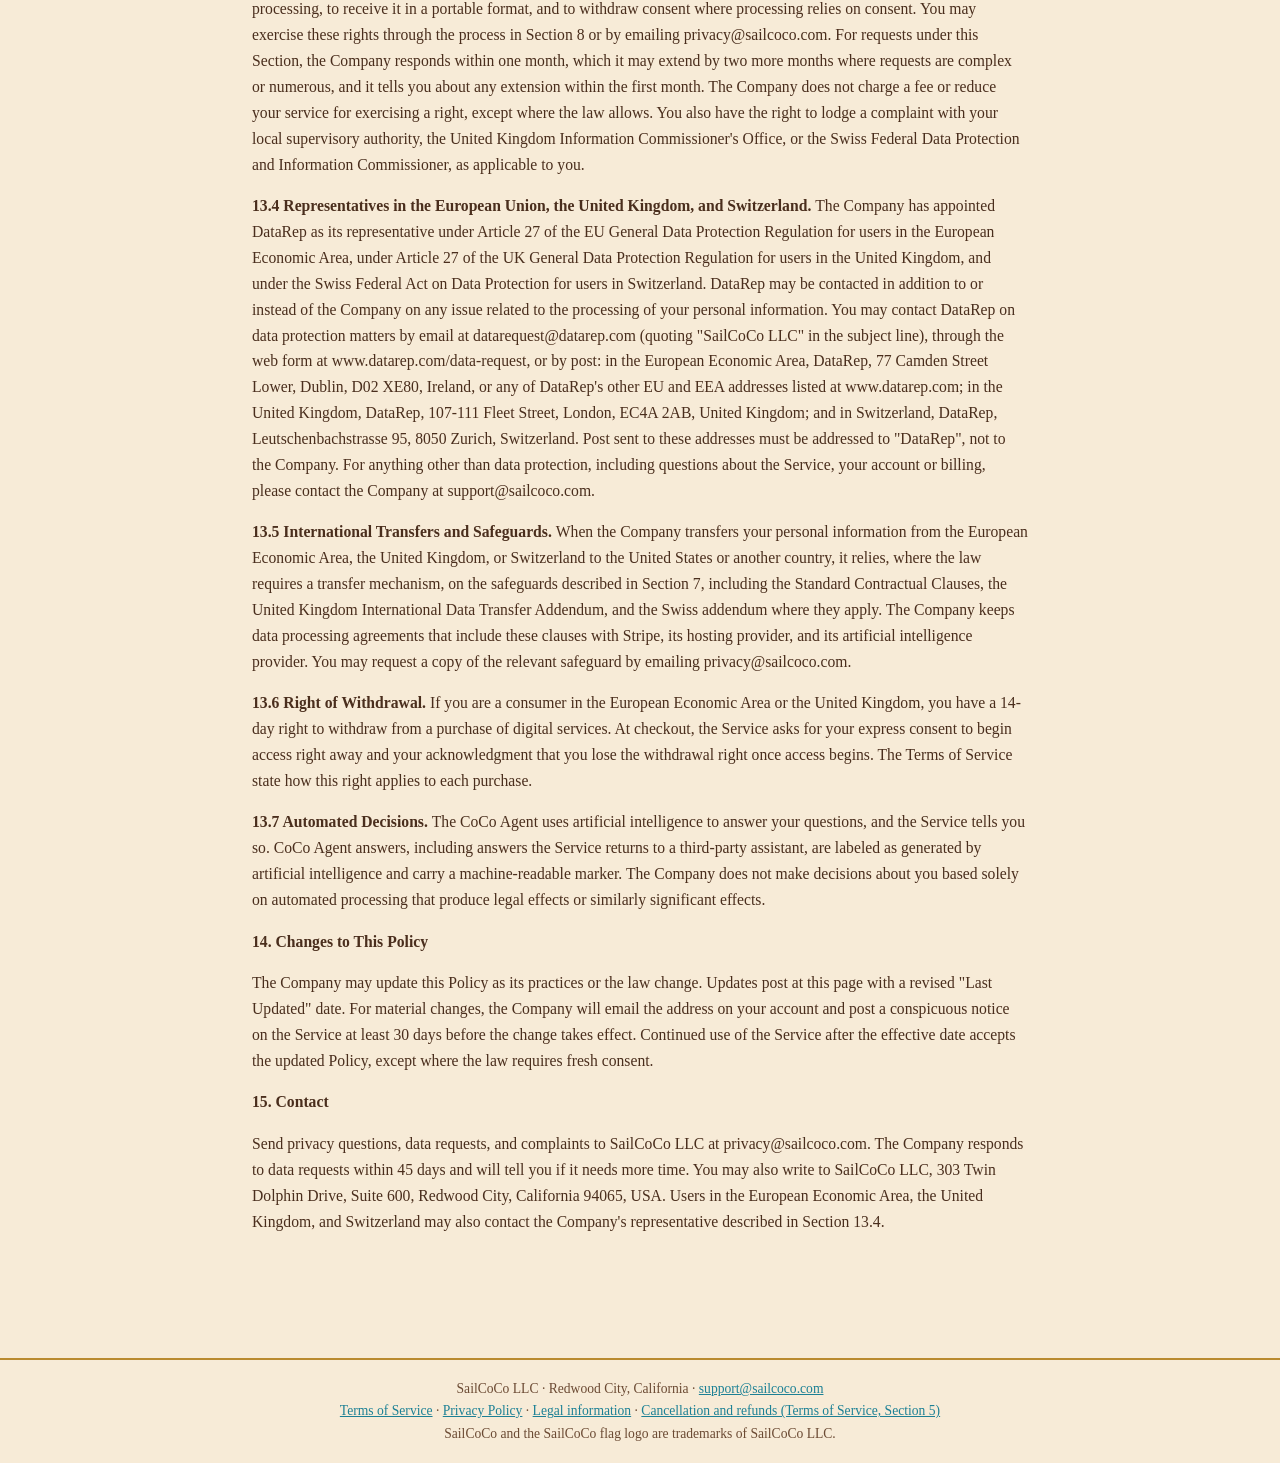
<file: privacy.html>
<!DOCTYPE html>
<html lang="en"><head><meta charset="utf-8"><meta name="viewport" content="width=device-width,initial-scale=1">
<title>Privacy Policy — SailCoCo</title><style>
:root{--cream:#F7EBD7;--foam:#FDF6EA;--cocoa:#4A2E1D;--cocoa-l:#6B4A33;--ocean:#1C8095;--brass:#B98A2F;--gold:#D4AF37;--green:#4A7C43}
*{box-sizing:border-box}body{margin:0;font-family:Georgia,'Times New Roman',serif;background:var(--cream);color:var(--cocoa);line-height:1.65}
.wrap{max-width:820px;margin:0 auto;padding:28px 22px 60px}
header.site{background:var(--cocoa);color:var(--cream);padding:14px 0}
header.site .wrap{padding:0 22px;display:flex;justify-content:space-between;align-items:center;flex-wrap:wrap;gap:8px}
.brand{font-size:1.25rem;font-weight:bold;letter-spacing:.5px;color:var(--cream);text-decoration:none}
.brand span{color:var(--gold)}
nav a{color:var(--cream);text-decoration:none;margin-left:18px;font-size:.95rem;opacity:.9}
nav a:hover{opacity:1;text-decoration:underline}
h1{color:var(--cocoa);font-size:1.7rem;margin:26px 0 4px}
h2{color:var(--ocean);font-size:1.15rem;margin-top:28px}
.meta{color:var(--cocoa-l);font-style:italic;margin-bottom:18px}
.legal p{font-size:.98rem}.legal strong{color:var(--cocoa)}.legal ul{padding-left:1.4rem}.legal li{margin:.25rem 0}
.legal a{color:var(--ocean)}
.legal table{border-collapse:collapse;width:100%;margin:.4rem 0 1rem;font-size:.98rem}
.legal th,.legal td{text-align:left;vertical-align:top;padding:.4rem 1.4rem .4rem 0;border-bottom:1px solid rgba(74,46,29,.18)}
.legal th{color:var(--cocoa);font-size:.9rem}
.avail{display:inline-block;background:#EFF7F4;border:1px solid var(--green);color:var(--green);border-radius:999px;padding:2px 12px;font-size:.82rem;font-weight:bold}
.plans-wrap{overflow-x:auto;margin:.4rem 0 1rem}.plans-wrap table{margin:0}.legal table.plans td,.legal table.plans th{padding-right:1rem}
@media(max-width:640px){.plans-wrap{overflow:visible}.legal table.plans,.legal table.plans tbody,.legal table.plans tr,.legal table.plans td{display:block;width:100%}.legal table.plans thead{display:none}.legal table.plans tr{padding:.7rem 0;border-bottom:1px solid rgba(74,46,29,.18)}.legal table.plans td{border:0;padding:.15rem 0}.legal table.plans td[data-th]:before{content:attr(data-th) ": ";font-weight:bold;color:var(--cocoa-l)}}
footer{border-top:2px solid var(--brass);margin-top:48px;padding:18px 22px;text-align:center;font-size:.85rem;color:var(--cocoa-l)}
footer a{color:var(--ocean)}
</style></head><body>
<header class="site"><div class="wrap"><a class="brand" href="index.html">Sail<span>CoCo</span></a>
<nav><a href="index.html">Home</a> <a href="index.html#pricing">Pricing</a> <a href="developers.html">Developers</a> <a href="terms.html">Terms</a> <a href="privacy.html">Privacy</a> <a href="legal.html">Legal</a></nav></div></header>
<div class="wrap legal"><p style="text-align:center"><strong>PRIVACY POLICY</strong></p>
<p style="text-align:center">SailCoCo</p>
<p style="text-align:center">sailcoco.com</p>
<p style="text-align:center">Effective Date: October 10, 2026     Last Updated: October 10, 2026</p>
<p><strong>1. Introduction and Scope</strong></p>
<p>This Privacy Policy describes how SailCoCo LLC, a California limited liability company (the "Company"), collects, uses, shares, retains, and protects personal information through sailcoco.com and the SailCoCo mobile and web applications and related services (together, the "Service"). The Service is a subscription application for boat owners, cruising sailors, and charter and rental operators that provides cruising compliance information, an artificial intelligence assistant called the CoCo Agent, storage for vessel and compliance documents, a community feed of user reports, access through third-party artificial intelligence assistants, and an application programming interface for developers.</p>
<p>This Policy applies to every visitor and user of the Service. Capitalized terms not defined here carry the meanings given in the Terms of Service. The Terms of Service incorporate this Policy by reference, and this Policy remains available as its own page. It governs personal data wherever a Service rule touches it. Send privacy questions and data requests to privacy@sailcoco.com. While the Service is in private preview, the Company may also collect the feedback you choose to send about the Service. When the Company processes personal data on behalf of a developer customer under the SailCoCo Data Processing Agreement, such as questions that a developer's end users send through the developer's application, the Company acts as that customer's processor, and the customer's own privacy notice governs that processing.</p>
<p><strong>2. Information the Company Collects</strong></p>
<p>The Company collects the categories below, organized by source.</p>
<p><strong>2.1 Account data. </strong>Name, email address, username, password in protected form, vessel details you choose to add (such as type, length, and flag), the nationality group of you and your crew if you choose to enter it, your plan, your country of residence, and whether you opted in to marketing email, with the date of that choice.</p>
<p><strong>2.2 Subscription and billing data. </strong>Your plan, renewal dates, and transaction history. Stripe processes payments. Card numbers and full payment credentials go to Stripe, not to the Company. The Company receives transaction receipts and limited billing details needed to service your account.</p>
<p><strong>2.3 Trip and location data. </strong>Routes, ports, waypoints, and vessel position. Location may come from your phone and from onboard equipment, including Signal K sources. Vessel position is precise geolocation, and the Company uses it to provide the cruising and compliance features you request. When you or a developer looks up the rules that apply at a position, the Service uses that position to answer the request and does not store it.</p>
<p><strong>2.4 Ship's Papers uploads. </strong>The vessel and compliance documents you upload to Ship's Papers, such as vessel registration, insurance declarations, radio and MMSI license, cruising permits, clearance papers, and pet vaccination certificates. The Company stores these as encrypted files. The Service does not collect passport, driver's license, or national identity card data. The Ship's Papers scanner rejects identity documents by design, and the Company does not store them.</p>
<p><strong>2.5 Community Feed content. </strong>The port and entry reports you post, and any photos you add, along with the metadata attached to those posts.</p>
<p><strong>2.6 CoCo Agent interactions. </strong>The questions you ask the CoCo Agent and the answers it returns. The Company sends these messages to the artificial intelligence provider that powers the assistant so it can respond.</p>
<p><strong>2.7 Device and usage data. </strong>IP address, browser type, operating system, device identifiers, pages and screens viewed, timestamps, and referring pages, collected automatically when you use the Service.</p>
<p><strong>2.8 Cookies and analytics data. </strong>Data collected through cookies and similar technologies, described in Section 9.</p>
<p><strong>2.9 Support communications. </strong>Messages, dispute submissions, and attachments you send to support, including messages you exchange with the CoCo Agent when you contact support through it.</p>
<p><strong>2.10 AI Assistant Access data. </strong>If you link a third-party artificial intelligence assistant to your account, the Company receives the authorization for that link, the requests the assistant sends to the Service on your behalf (the tool used, the question or search terms, and the time), and usage counts. The Company receives only what the assistant sends to the Service, not your full conversation with the assistant.</p>
<p><strong>2.11 Developer data. </strong>If you register as a developer, the Company collects your name, email address, organization, the API keys it issues to you, stored in protected form, your plan and billing details, and logs of your API requests, including time, API endpoint, response status, IP address, and usage counts.</p>
<p><strong>2.12 Community Feed reports and moderation records. </strong>If you report a post or are the subject of a moderation decision, the Company keeps the report, the decision, the notice it sent, and any appeal.</p>
<p><strong>2.13 Compliance Records. </strong>A Compliance Card is the Service’s summary of the published rules for a declared boat and place. When you record a briefing, or a Charter Operator or developer records one for you, the Company keeps a Compliance Record: the Compliance Card shown, its side and context, the place and the declared boat and trip details, the lines shown with their verified dates, the time, the language, a content hash, and the name or reference of the person shown the card. Anyone holding the Record ID can view the card as shown at verify.sailcoco.com, but that page does not show the person’s name or reference. A Charter Operator can see the Compliance Records for its own guests. When a Charter Operator records a briefing for a guest, the Charter Operator decides to do so and is responsible for telling that guest, and the Company keeps the record under this Policy.</p>
<p><strong>3. How the Company Uses Information</strong></p>
<p>The Company uses personal information to create and manage accounts, deliver the Service and the Compliance Information you request, run the CoCo Agent, store your Ship's Papers documents, process payments and renewals through Stripe, keep the acceptance and electronic signature records the Terms of Service require, keep the Compliance Records you or a Charter Operator create, prevent fraud and enforce the Terms of Service, respond to payment disputes and chargebacks using its transaction and consent records, provide customer support, send service and transactional emails, send marketing emails only if you opted in and only until you withdraw that consent, show the rights, prices, taxes, and disclosures that apply in your country of residence, operate the developer interface and assistant connectors and enforce their usage limits, review reports about Community Feed posts and send moderation notices, comply with tax and other legal obligations, and maintain the security of the Service. The Company uses precise geolocation only to provide the cruising and compliance features you request and to keep the Service secure. The Company does not use personal information for targeted advertising and does not build advertising profiles.</p>
<p><strong>4. How the Company Shares Information</strong></p>
<p>The Company shares personal information only with the categories of recipients below and does not sell personal information. Except as described in Sections 4.6 to 4.9 and 4.12, each recipient acts as a service provider or processor under a written contract that limits its use of the data to the services it performs for the Company.</p>
<p><strong>4.1 Payment processing. </strong>Stripe receives the data needed to process payments and renewals and to meet financial compliance duties.</p>
<p><strong>4.2 Hosting and infrastructure. </strong>Hosting providers store Service data and server logs on the Company's behalf.</p>
<p><strong>4.3 Artificial intelligence provider. </strong>The provider that powers the CoCo Agent, currently Anthropic, receives the questions you send and related context so the assistant can respond. The Company selects providers that process this data for the Company and not for their own purposes.</p>
<p><strong>4.4 Analytics providers. </strong>The Company uses Google Analytics, which receives the usage data described in Sections 2.7 and 2.8 to help the Company understand how the Service performs. The Company configures Google Analytics with Google signals and advertising features turned off and does not allow Google to use this data for advertising. The Company also turns off data sharing with other Google products and services, so Google processes this data only as the Company's service provider.</p>
<p><strong>4.5 Email and support services. </strong>Email delivery and support ticket vendors receive contact details and message content needed to run those services.</p>
<p><strong>4.6 Developers and marine-electronics partners. </strong>The Company exposes a data feed of Compliance Information to developers and to chartplotter and marine-electronics partners through an application programming interface. That feed carries compliance and reference information, not the personal account information of users.</p>
<p><strong>4.7 Legal and safety disclosures. </strong>The Company may disclose personal information to comply with law, respond to valid legal process, enforce the Terms of Service, or protect the rights, safety, or property of the Company, its users, or the public.</p>
<p><strong>4.8 Business transfers. </strong>If the Company merges, is acquired, or sells assets, personal information may transfer as part of that transaction, with notice to you consistent with the Terms of Service.</p>
<p><strong>4.9 With your direction. </strong>The Company shares information when you ask it to, such as displaying your username or a report you post on the public Community Feed.</p>
<p><strong>4.10 No Advertising. </strong>The Company uses no third-party advertising networks and does not run targeted or behavioral advertising. The Company does not sell or share personal information for advertising, ever. Clearly labeled sponsorships may appear in the Service as described below.</p>
<p><strong>4.11 Sponsorships. </strong>The Service may display clearly labeled sponsorships. A sponsor never receives your personal information. A sponsor receives aggregate statistics at most. A sponsor never influences the Compliance Information the Service provides. The Company marks each sponsored placement so you can tell it apart from ordinary content.</p>
<p><strong>4.12 Third-party AI assistants you choose. </strong>When you use a third-party artificial intelligence assistant with the Service, the provider of that assistant, for example Anthropic for Claude or OpenAI for ChatGPT, receives the information the Service returns to your requests. That provider acts under its own privacy policy as an independent controller, not as the Company's service provider. The Company does not decide how that provider uses, keeps, or trains on your conversation. Review its privacy policy before you link it.</p>
<p><strong>4.13 Current service providers. </strong>The Company's current service providers are Google Cloud (hosting and storage, United States), Anthropic (artificial intelligence, United States), Stripe (payments), Google Workspace and Porkbun (email), GitHub (software development), and Google Analytics (website and app usage analytics). The Company updates this list when it changes.</p>
<p><strong>4.14 Compliance Records. </strong>A Charter Operator can see the Compliance Records for its own guests. Anyone holding a Record ID can view the card as shown at verify.sailcoco.com, without the name or reference of the person shown the card.</p>
<p><strong>5. Data Retention and Disposal</strong></p>
<p>The Company keeps account data while an account stays active and for a reasonable period afterward to handle disputes, refunds, and legal duties. Ship's Papers documents stay while your account is active and until you delete them or close your account. Subscription consent records stay for at least three years. Clickwrap acceptance records under section 1.2 of the Terms of Service, including the date, time, account, document version, and specific language accepted, stay for at least three years. Compliance Records stay for three years after they are created, unless the account holder who created them deletes them sooner, so they can show later what was shown and when. Tax and financial records stay as long as tax law requires. Support and dispute records stay as long as needed to resolve and document the matter. When personal information is no longer needed, the Company deletes it or strips it of identifying details using reasonable secure disposal measures. Marketing consent records stay for as long as the consent is in effect and for three years after it is withdrawn. Assistant connector and API request logs stay for 30 days, and usage counts needed for billing stay as long as the related financial records. Community Feed reports, moderation decisions, and appeals stay for at least six months after the decision and longer where needed for a dispute or a legal duty.</p>
<p><strong>6. Data Security</strong></p>
<p>The Company uses reasonable administrative, technical, and physical safeguards, including encryption of data in transit and encryption of Ship's Papers documents at rest, access controls, and vendor review. No method of transmission or storage is fully secure, and the Company cannot promise perfect security. If a breach of security affects your personal information, the Company will notify you as the law requires.</p>
<p><strong>7. International Data Transfers</strong></p>
<p>The Company operates from the United States, and personal information is processed and stored on servers in the United States. If you use the Service from outside the United States, your information transfers to the United States, where privacy laws may differ from those of your home country. For transfers from the European Economic Area, the United Kingdom, and Switzerland, the Company relies, where the law requires a transfer mechanism, on the European Commission Standard Contractual Clauses, the United Kingdom International Data Transfer Addendum, and the Swiss addendum where they apply. The Company keeps data processing agreements that include these clauses with the processors that handle personal information on its behalf, including Stripe, its hosting provider, and its artificial intelligence provider. Section 13 states the additional rights and protections for users in those regions.</p>
<p><strong>8. Your Choices and Requests</strong></p>
<p>You may review and update most account information in your account settings. You may also email privacy@sailcoco.com to request access to, correction of, or deletion of your personal information. The Company verifies each request by matching it to the account email or asking for information only the account holder would have, and responds within 45 days. If the Company needs more time, it will tell you and may take up to 45 more days, as the law allows. You may also use an authorized agent to submit a request for you, and the Company may ask the agent for proof of authorization and may verify your identity directly. The Company does not deny service, charge a different price, or lower the level of service because you exercised a privacy right. The Company may keep records it needs for completed transactions, dispute history, fraud prevention, and legal compliance even after a deletion request, and will tell you when it does. If you opted in to marketing email, you may withdraw that consent at any time through the unsubscribe link in any marketing message or in your account settings. You may disconnect a third-party assistant at any time in your account settings or in the assistant. Service and transactional emails continue while you hold an account.</p>
<p><strong>9. Cookies, Analytics, Do Not Track, and Opt-Out Signals</strong></p>
<p><strong>9.1 Cookies. </strong>A cookie is a small file stored on your device. The Service uses strictly necessary cookies to run accounts and checkout, functional cookies to remember preferences, and analytics cookies to measure how the Service performs. The Service does not use advertising cookies and does not permit third-party advertising networks to collect data across other websites through the Service. You can block or delete cookies in your browser settings, though parts of the Service may stop working without the strictly necessary ones. In the European Economic Area, the United Kingdom, and Switzerland, the Service sets analytics cookies only after you consent, you may refuse them as easily as you accept them, and you may withdraw that consent at any time in the cookie settings.</p>
<p><strong>9.2 Do Not Track and opt-out preference signals. </strong>Some browsers send "Do Not Track" signals. No common industry standard for responding to those signals exists, so the Service does not change how it collects information when it receives one. No third party collects personally identifiable information about your activity across other websites or services through the Service.</p>
<p><strong>10. California Residents</strong></p>
<p>If you are a California resident, this section applies to you and provides the disclosures California law requires.</p>
<p><strong>10.1 Categories collected and shared. </strong>The categories of personal information the Company collects appear in Section 2. The categories of recipients appear in Section 4. The Company does not sell personal information and does not share it with third parties for advertising.</p>
<p><strong>10.2 Do Not Track. </strong>The Company's response to browser signals and opt-out preference signals appears in Section 9.2.</p>
<p>10.3 Sensitive personal information. Precise geolocation and the nationality group you choose to enter are sensitive personal information under California law. The Company uses them only to provide the features you request, such as selecting the rules that apply to your boat and crew, to keep the Service secure, and for the other purposes California law permits without a right to limit, so the Service does not offer a separate option to limit their use.</p>
<p><strong>11. Children's Privacy</strong></p>
<p>The Service is not directed to children, and every account holder must be at least 18 years old. The Company does not knowingly collect personal information from anyone under 18. If you believe someone under 18 has provided personal information to the Service, email privacy@sailcoco.com and the Company will delete it.</p>
<p><strong>12. Residents of Other States</strong></p>
<p>Several states have their own privacy laws that grant residents rights to access, correct, delete, and opt out of certain uses of personal information. The Company extends the request process in Section 8 to residents of every state. If the law of your state grants you a right this Policy does not list, you may still submit the request, and the Company will honor it where the law requires.</p>
<p><strong>13. European Economic Area, United Kingdom, and Switzerland</strong></p>
<p><strong>13.1 Scope and Controller. </strong>This section applies to you if you use the Service from the European Economic Area, the United Kingdom, or Switzerland. It adds to the rest of this Policy and controls over any conflicting term for those users. For the processing described in this Policy, SailCoCo LLC is the controller of your personal information, and you may reach the Company at privacy@sailcoco.com.</p>
<p><strong>13.2 Legal Bases for Processing. </strong>The Company processes account, subscription, trip, Ship's Papers, and support data to perform the contract you enter when you use the Service. It processes billing and record-keeping data to meet legal obligations, including tax and financial duties. It processes device, usage, and security data for its legitimate interests in operating, securing, and improving the Service, weighed against your rights. Where processing depends on your consent, the Company relies on that consent, and you may withdraw it at any time without affecting processing already carried out. The Company sends marketing email based on your consent. It processes your country of residence to perform the contract and to meet legal obligations. It processes Community Feed reports and moderation records to meet its obligations under the EU Digital Services Act and for its legitimate interest in keeping the Community Feed accurate and safe. It sets analytics cookies only with your consent. It processes CoCo Agent questions, AI Assistant Access requests, and developer account data to perform the contract with you, and it processes API and connector request logs for its legitimate interest in securing the Service and enforcing usage limits. It keeps Compliance Records to perform the contract with the account holder who creates them and, for a guest named by a Charter Operator, for the legitimate interest of the Company and the Charter Operator in showing later which card was shown and when.</p>
<p><strong>13.3 Your Rights. </strong>You have the right to access your personal information, to correct it, to erase it, to restrict or object to its processing, to receive it in a portable format, and to withdraw consent where processing relies on consent. You may exercise these rights through the process in Section 8 or by emailing privacy@sailcoco.com. For requests under this Section, the Company responds within one month, which it may extend by two more months where requests are complex or numerous, and it tells you about any extension within the first month. The Company does not charge a fee or reduce your service for exercising a right, except where the law allows. You also have the right to lodge a complaint with your local supervisory authority, the United Kingdom Information Commissioner's Office, or the Swiss Federal Data Protection and Information Commissioner, as applicable to you.</p>
<p><strong>13.4 Representatives in the European Union, the United Kingdom, and Switzerland. </strong>The Company has appointed DataRep as its representative under Article 27 of the EU General Data Protection Regulation for users in the European Economic Area, under Article 27 of the UK General Data Protection Regulation for users in the United Kingdom, and under the Swiss Federal Act on Data Protection for users in Switzerland. DataRep may be contacted in addition to or instead of the Company on any issue related to the processing of your personal information. You may contact DataRep on data protection matters by email at datarequest@datarep.com (quoting "SailCoCo LLC" in the subject line), through the web form at www.datarep.com/data-request, or by post: in the European Economic Area, DataRep, 77 Camden Street Lower, Dublin, D02 XE80, Ireland, or any of DataRep's other EU and EEA addresses listed at www.datarep.com; in the United Kingdom, DataRep, 107-111 Fleet Street, London, EC4A 2AB, United Kingdom; and in Switzerland, DataRep, Leutschenbachstrasse 95, 8050 Zurich, Switzerland. Post sent to these addresses must be addressed to "DataRep", not to the Company. For anything other than data protection, including questions about the Service, your account or billing, please contact the Company at support@sailcoco.com.</p>
<p><strong>13.5 International Transfers and Safeguards. </strong>When the Company transfers your personal information from the European Economic Area, the United Kingdom, or Switzerland to the United States or another country, it relies, where the law requires a transfer mechanism, on the safeguards described in Section 7, including the Standard Contractual Clauses, the United Kingdom International Data Transfer Addendum, and the Swiss addendum where they apply. The Company keeps data processing agreements that include these clauses with Stripe, its hosting provider, and its artificial intelligence provider. You may request a copy of the relevant safeguard by emailing privacy@sailcoco.com.</p>
<p><strong>13.6 Right of Withdrawal. </strong>If you are a consumer in the European Economic Area or the United Kingdom, you have a 14-day right to withdraw from a purchase of digital services. At checkout, the Service asks for your express consent to begin access right away and your acknowledgment that you lose the withdrawal right once access begins. The Terms of Service state how this right applies to each purchase.</p>
<p><strong>13.7 Automated Decisions. </strong>The CoCo Agent uses artificial intelligence to answer your questions, and the Service tells you so. CoCo Agent answers, including answers the Service returns to a third-party assistant, are labeled as generated by artificial intelligence and carry a machine-readable marker. The Company does not make decisions about you based solely on automated processing that produce legal effects or similarly significant effects.</p>
<p><strong>14. Changes to This Policy</strong></p>
<p>The Company may update this Policy as its practices or the law change. Updates post at this page with a revised "Last Updated" date. For material changes, the Company will email the address on your account and post a conspicuous notice on the Service at least 30 days before the change takes effect. Continued use of the Service after the effective date accepts the updated Policy, except where the law requires fresh consent.</p>
<p><strong>15. Contact</strong></p>
<p>Send privacy questions, data requests, and complaints to SailCoCo LLC at privacy@sailcoco.com. The Company responds to data requests within 45 days and will tell you if it needs more time. You may also write to SailCoCo LLC, 303 Twin Dolphin Drive, Suite 600, Redwood City, California 94065, USA. Users in the European Economic Area, the United Kingdom, and Switzerland may also contact the Company's representative described in Section 13.4.</p>
</div>
<footer>SailCoCo LLC · Redwood City, California · <a href="mailto:support@sailcoco.com">support@sailcoco.com</a><br>
<a href="terms.html">Terms of Service</a> · <a href="privacy.html">Privacy Policy</a> · <a href="legal.html">Legal information</a> · <a href="terms.html">Cancellation and refunds (Terms of Service, Section 5)</a><br>
SailCoCo and the SailCoCo flag logo are trademarks of SailCoCo LLC.</footer>
</body></html>
</file>
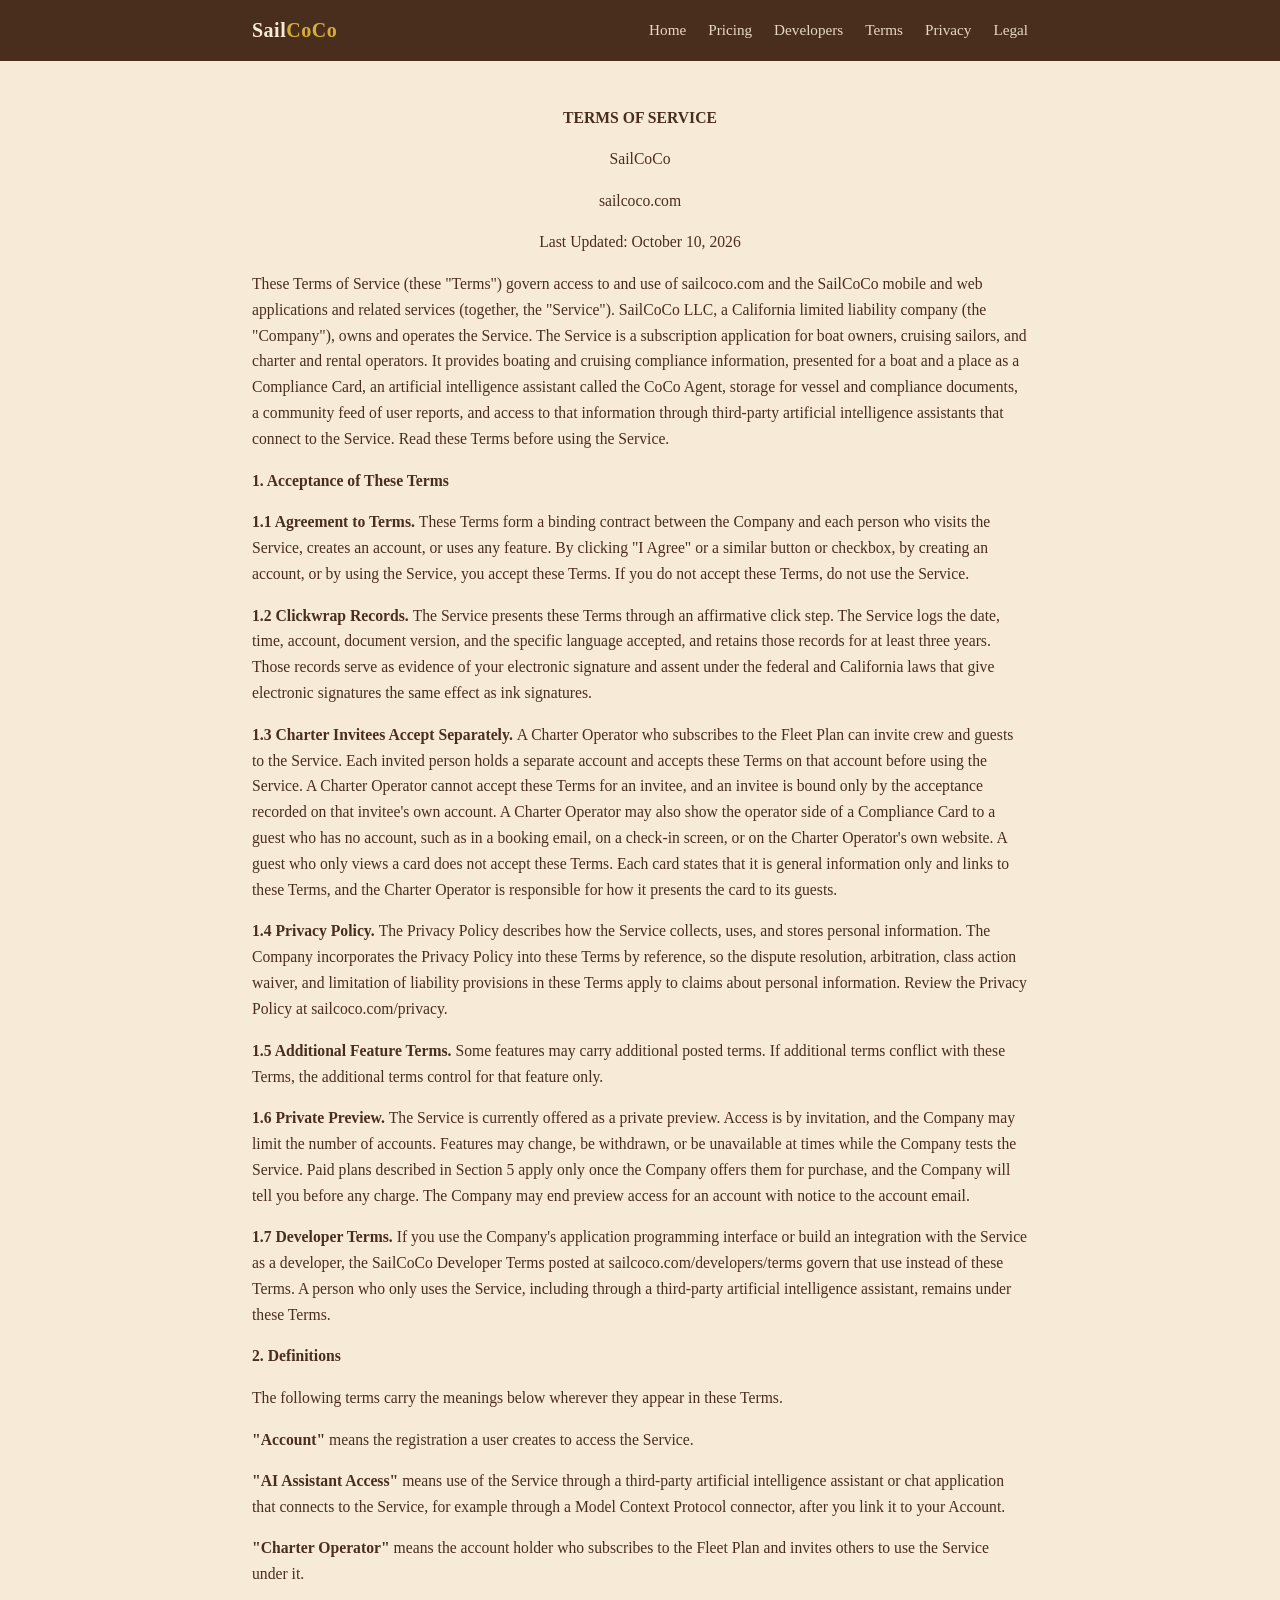
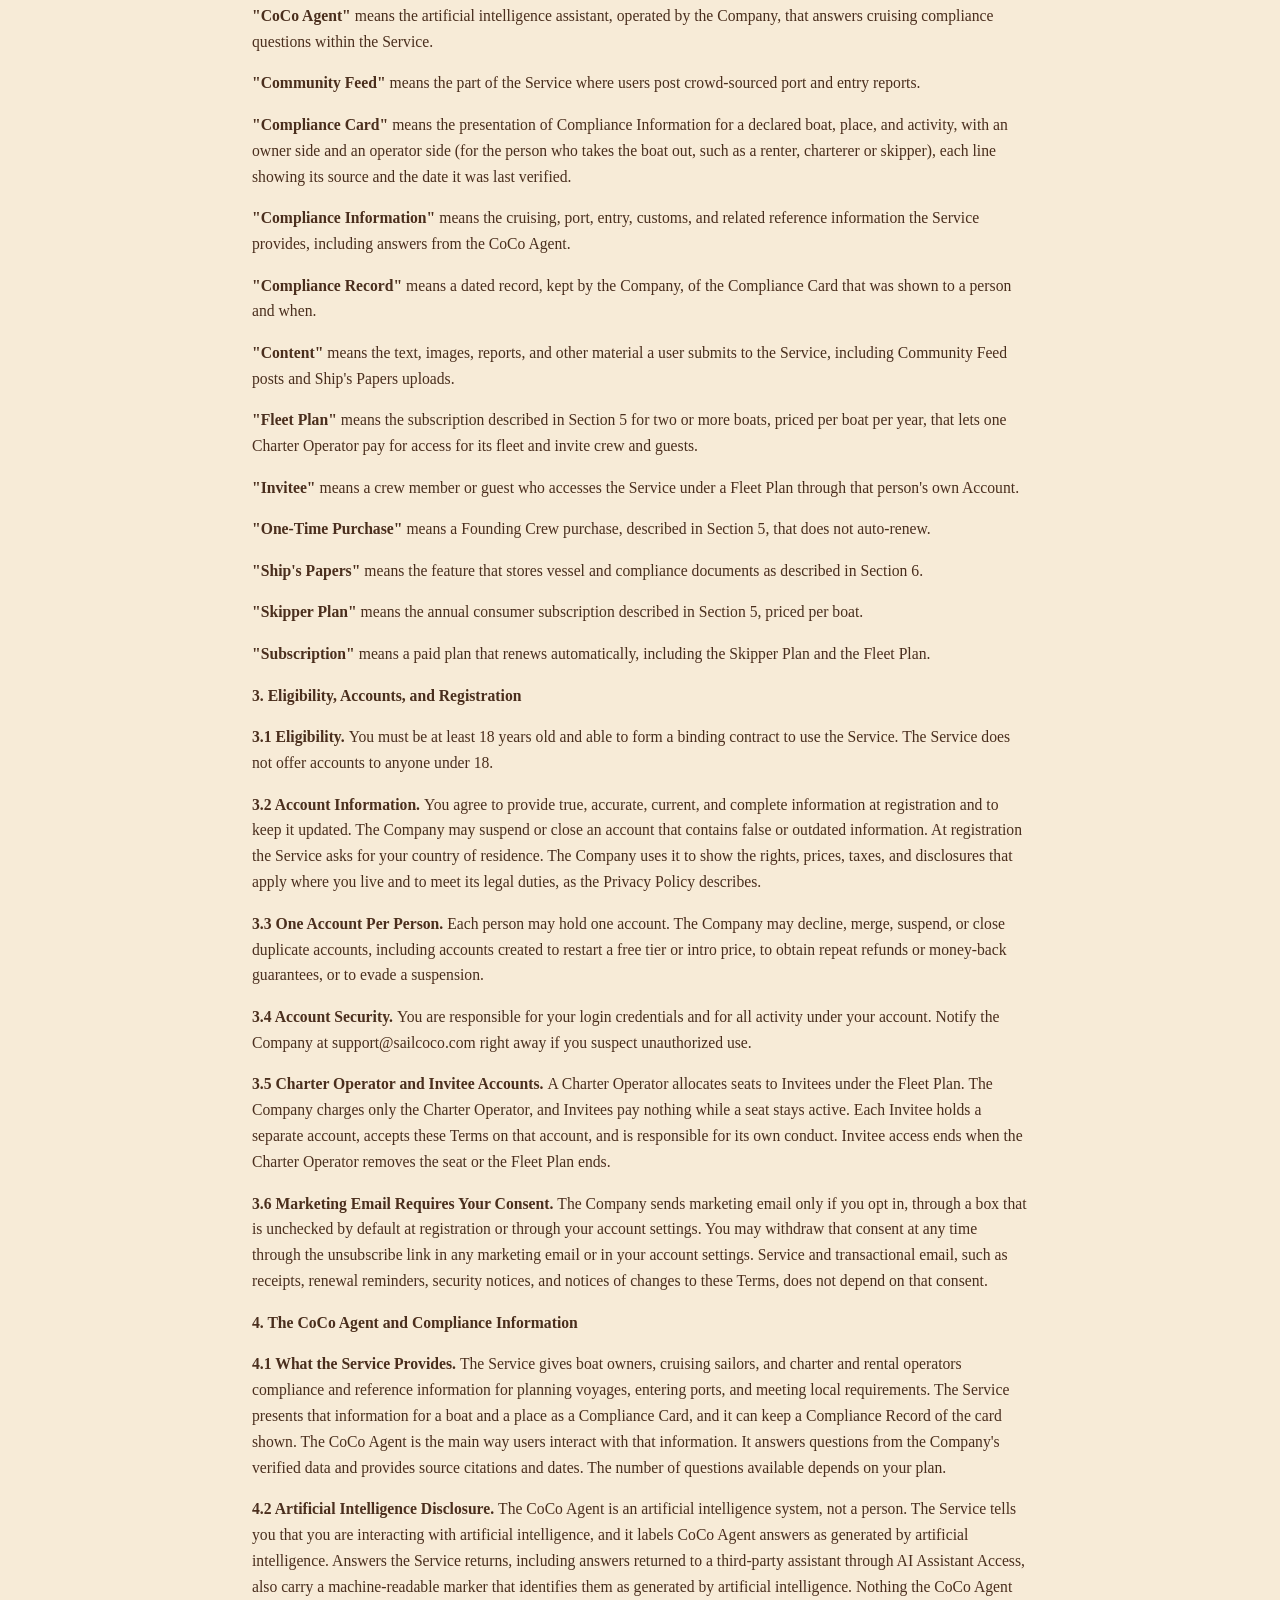
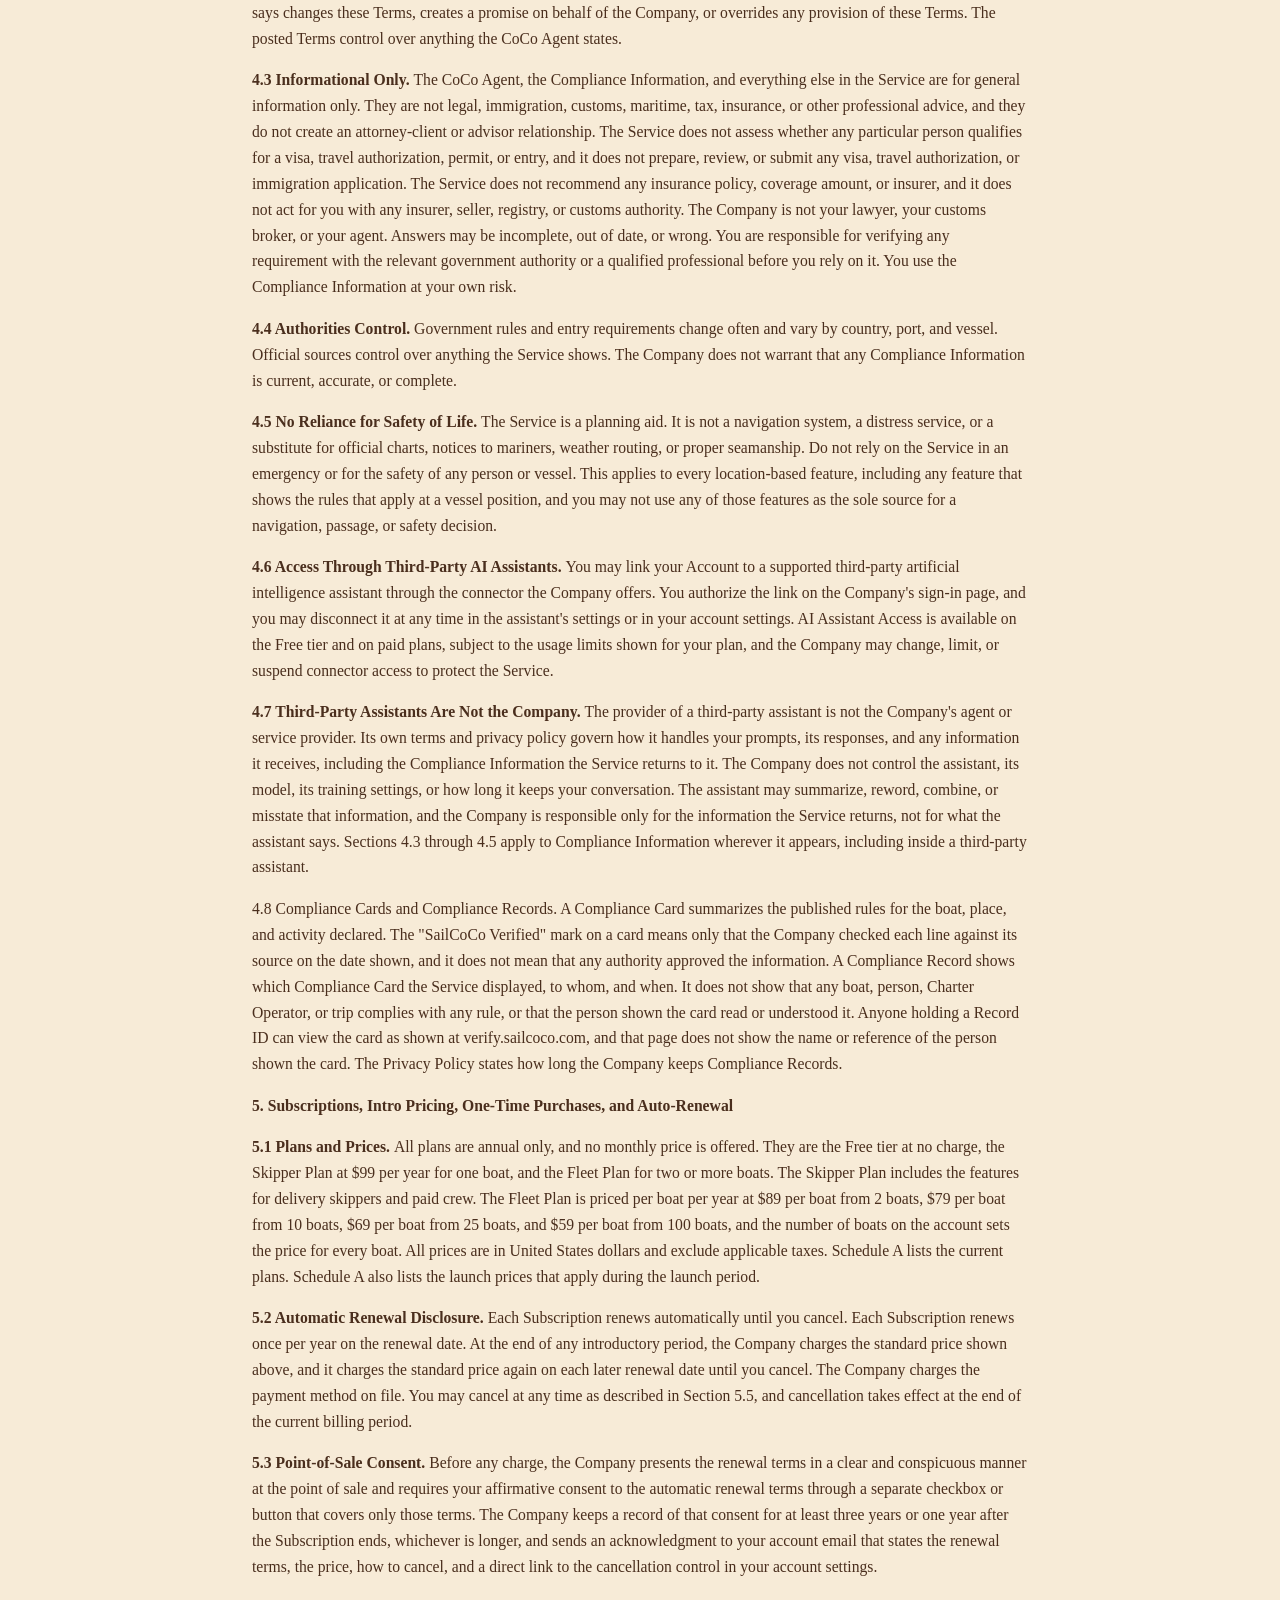
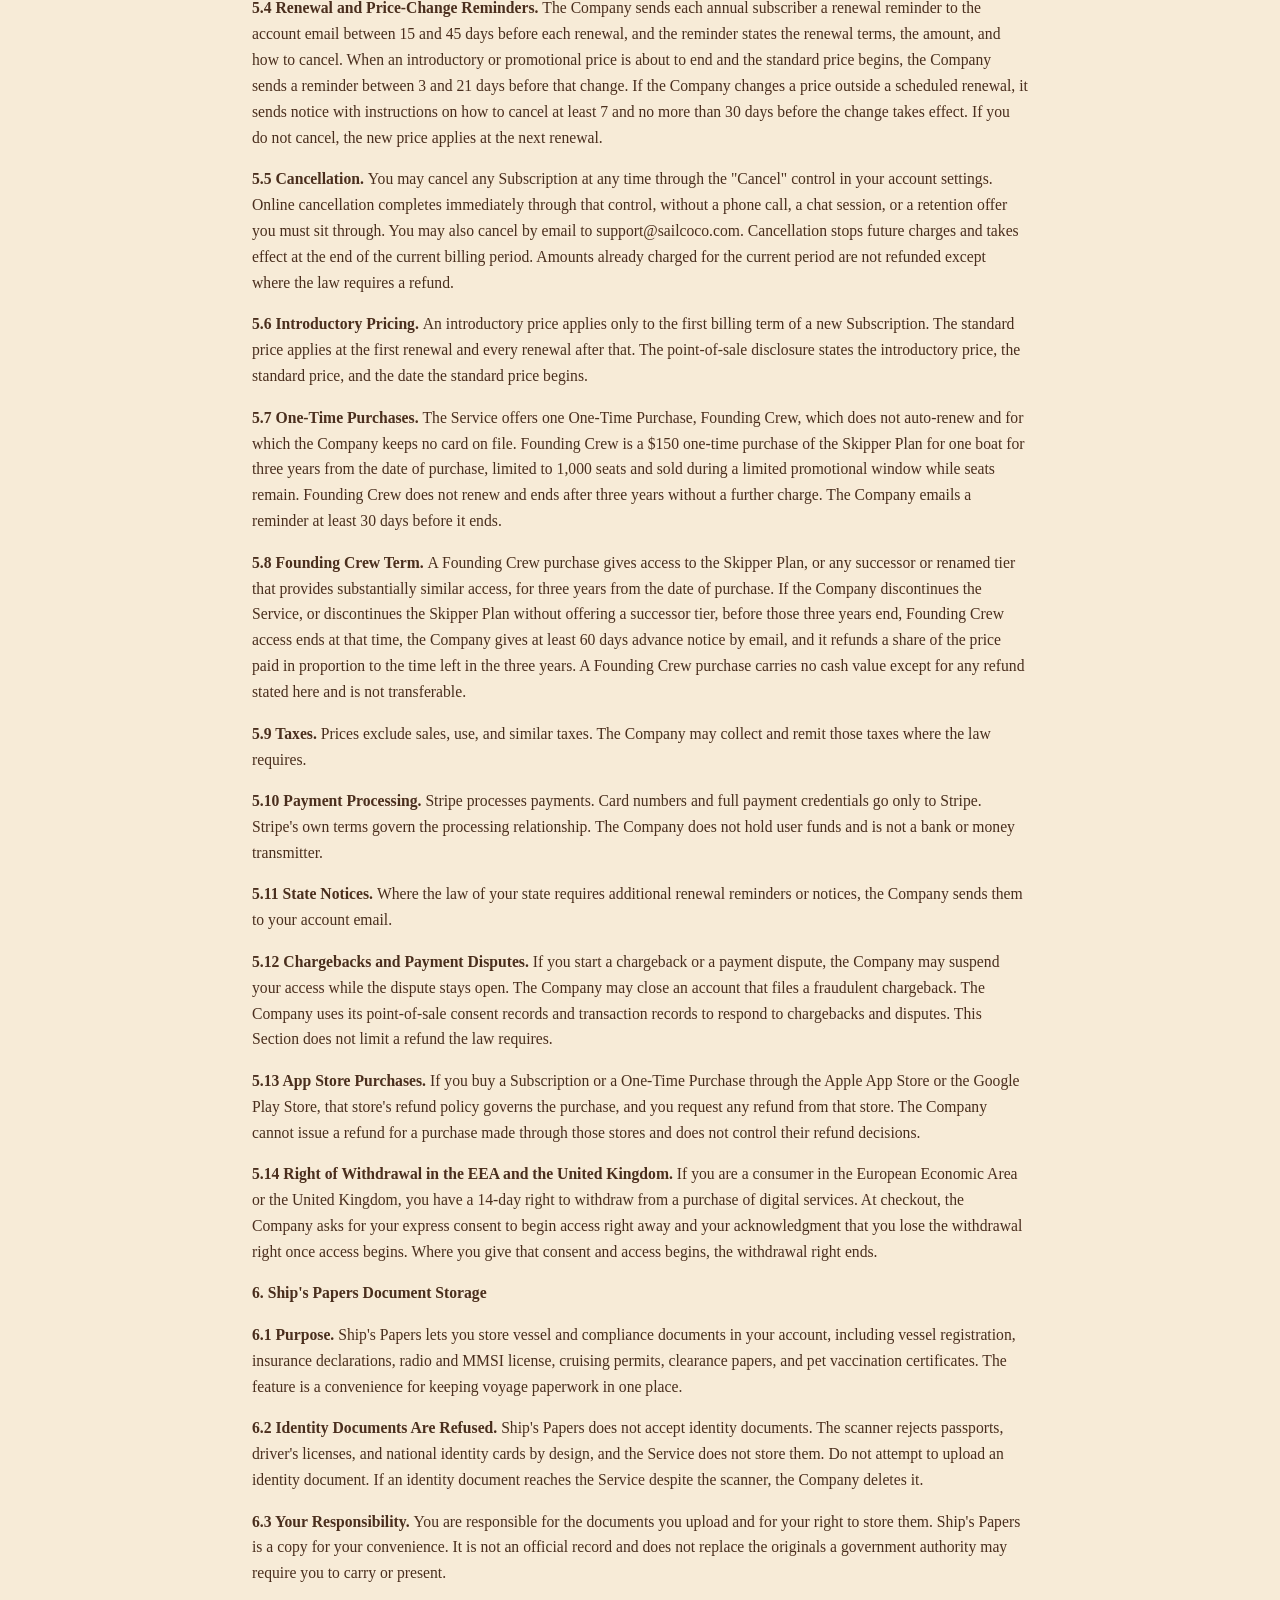
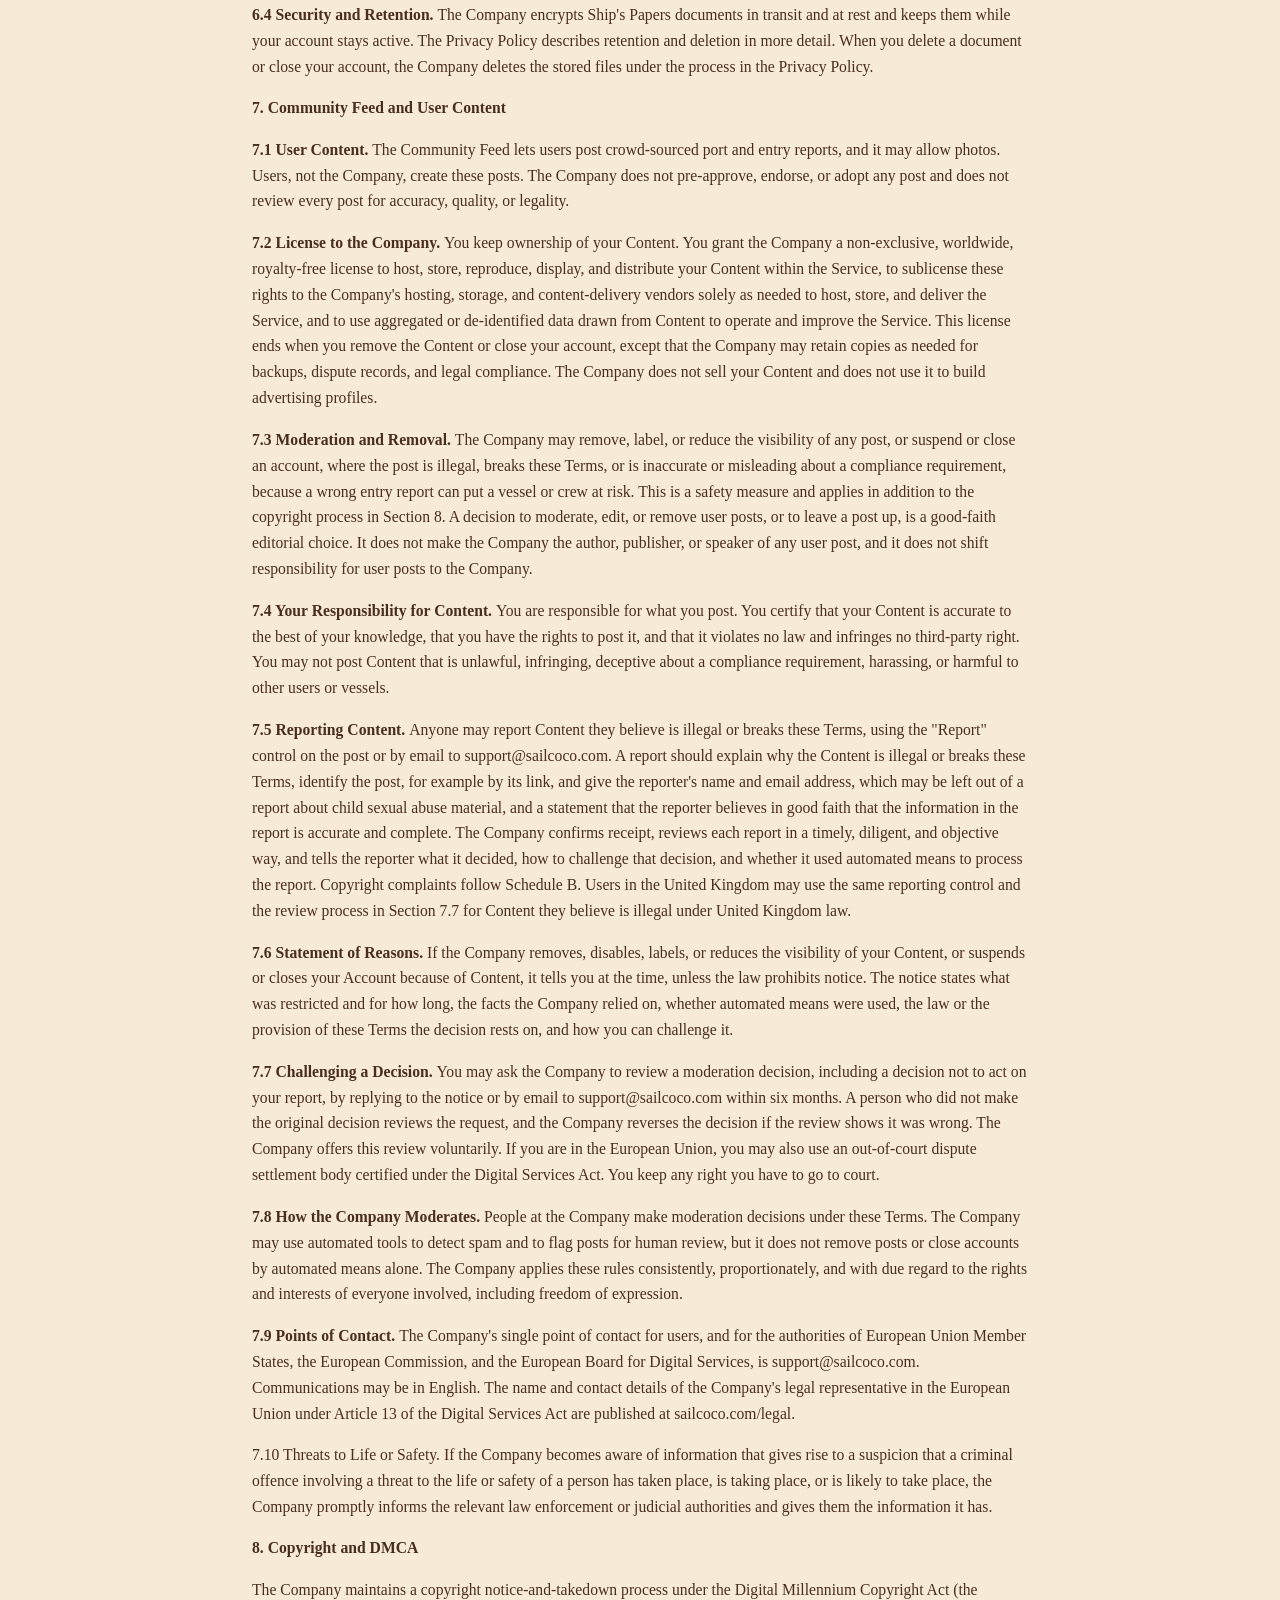
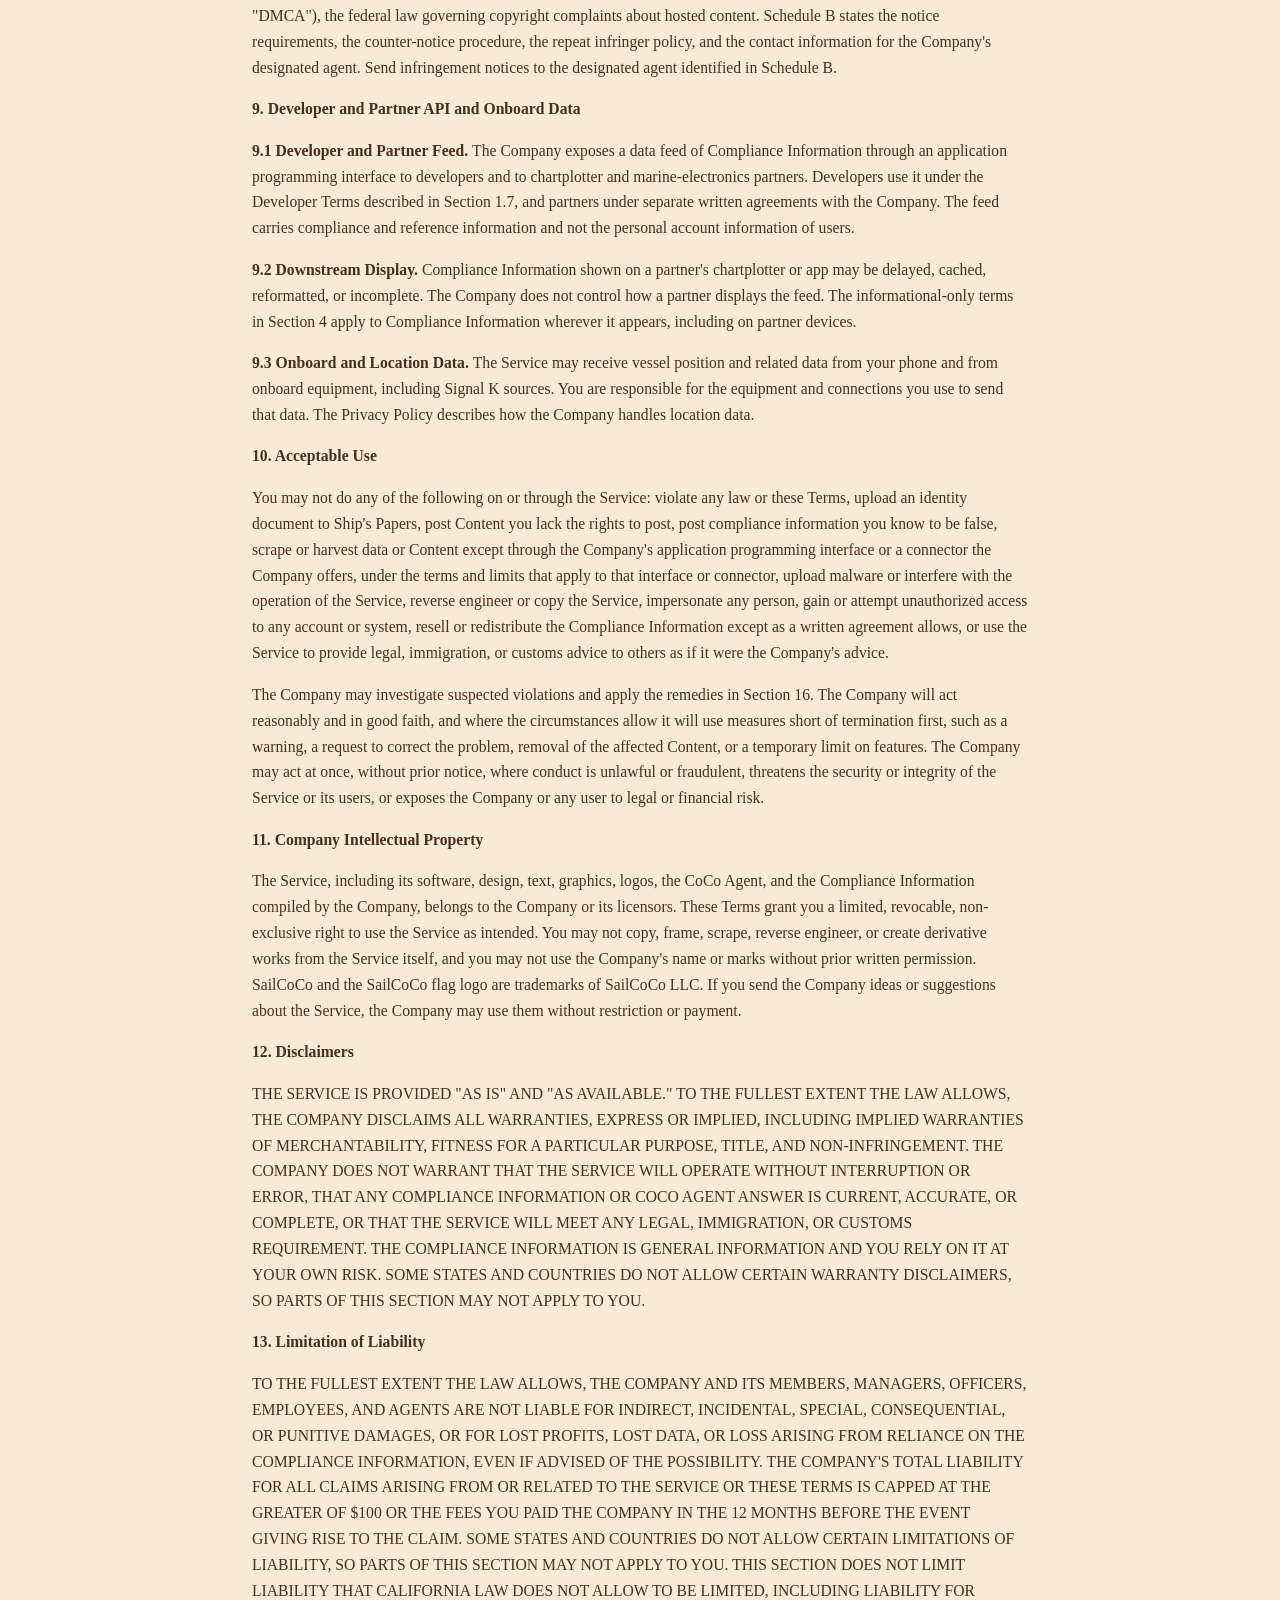
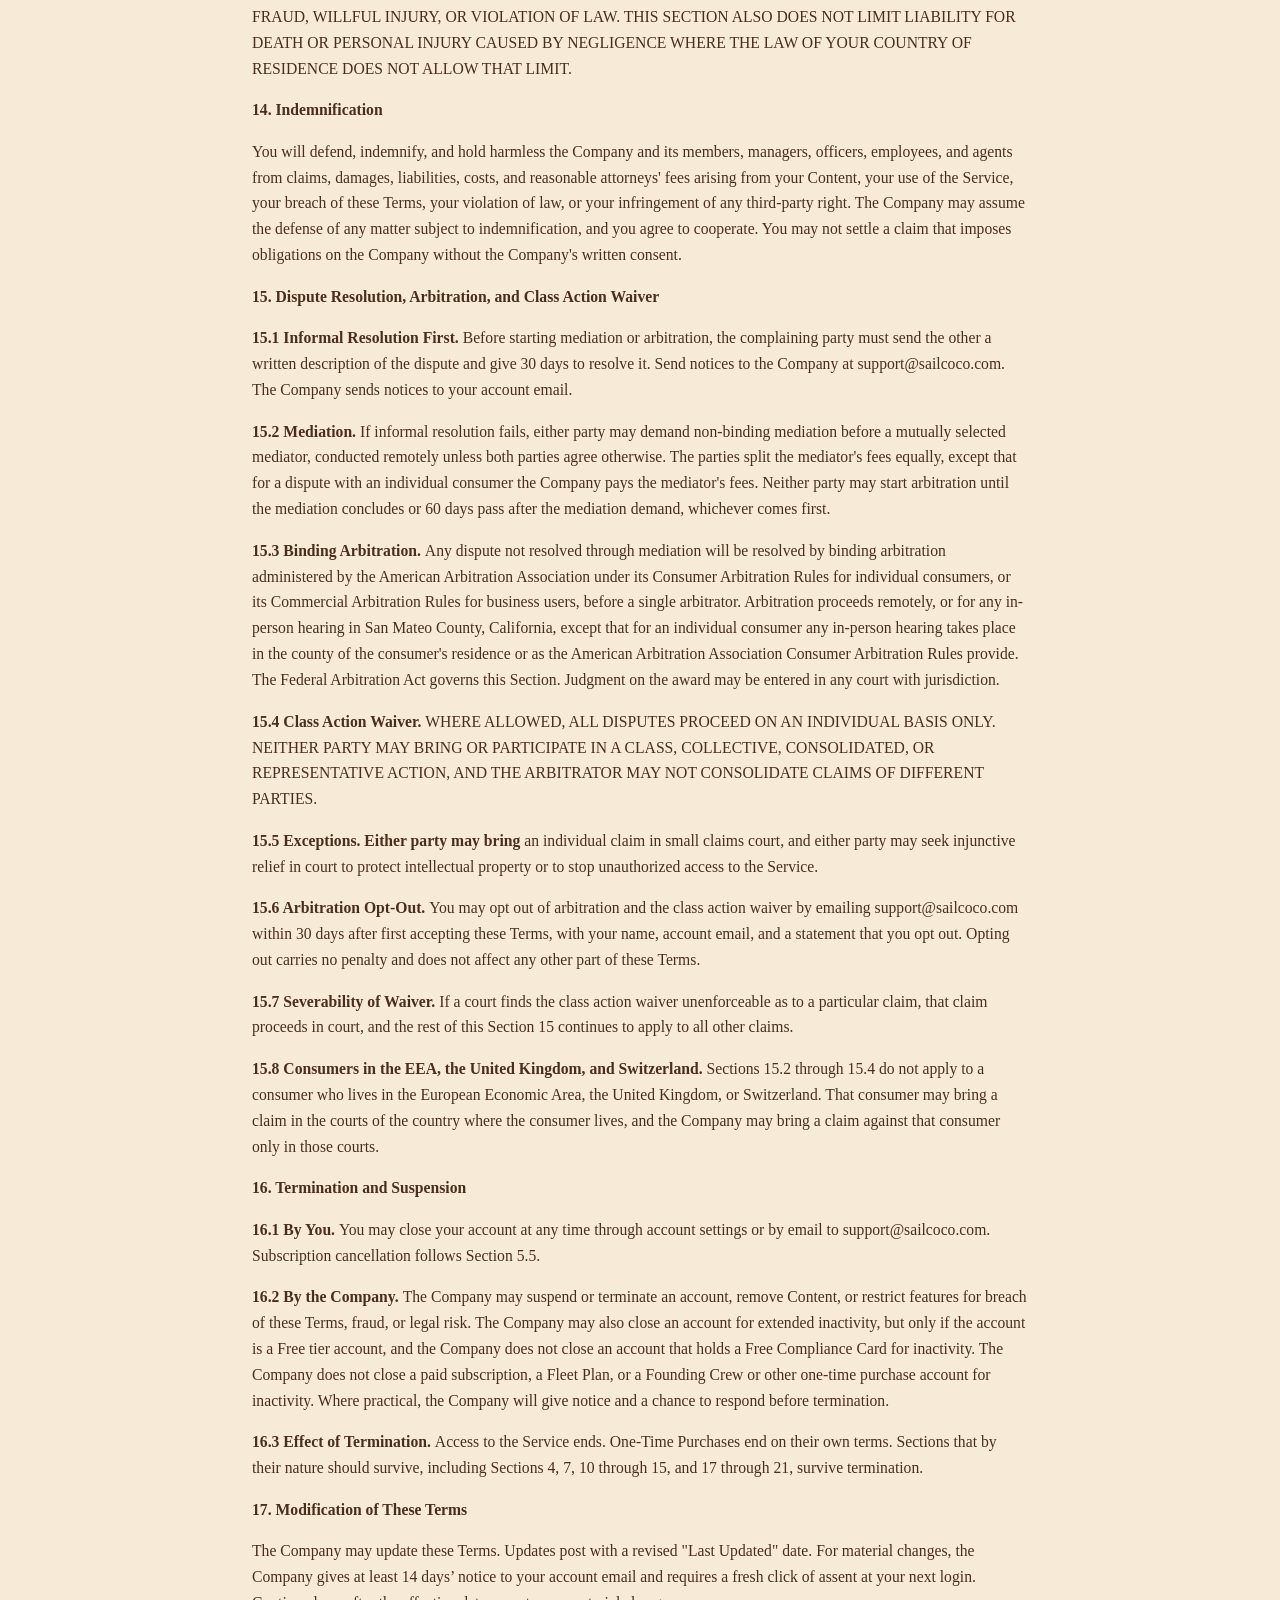
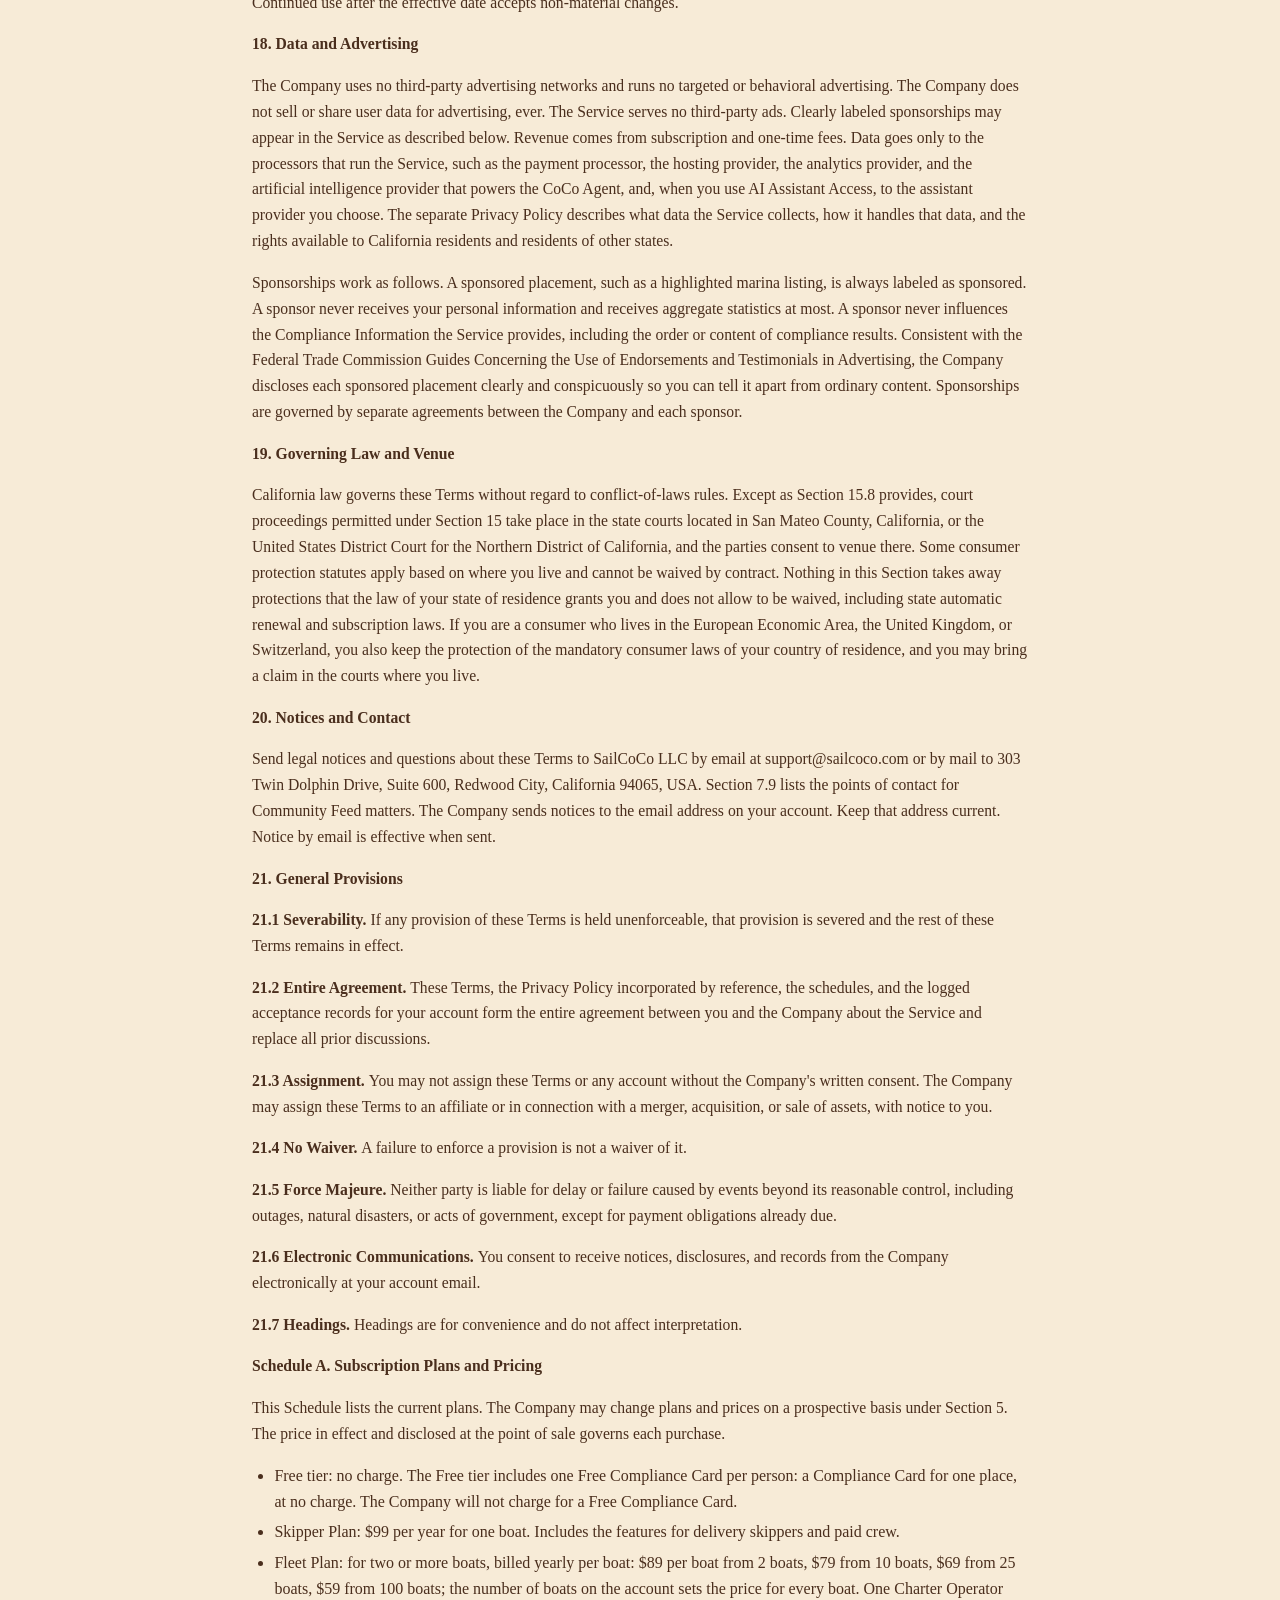
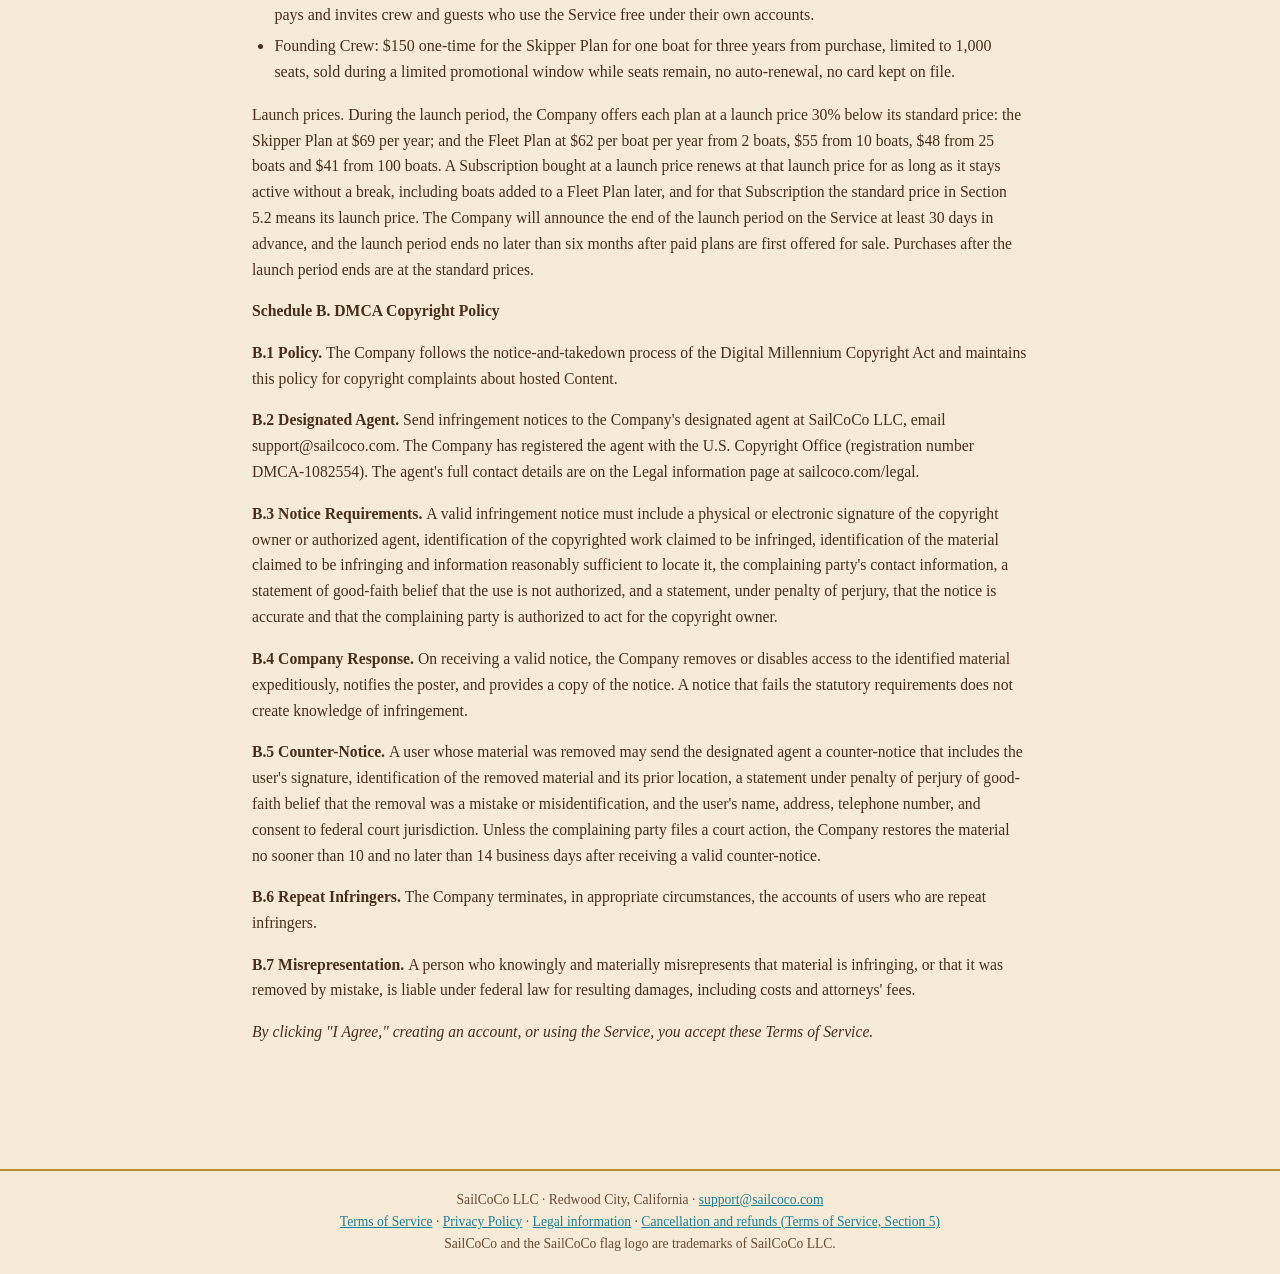
<file: terms.html>
<!DOCTYPE html>
<html lang="en"><head><meta charset="utf-8"><meta name="viewport" content="width=device-width,initial-scale=1">
<title>Terms of Service — SailCoCo</title><style>
:root{--cream:#F7EBD7;--foam:#FDF6EA;--cocoa:#4A2E1D;--cocoa-l:#6B4A33;--ocean:#1C8095;--brass:#B98A2F;--gold:#D4AF37;--green:#4A7C43}
*{box-sizing:border-box}body{margin:0;font-family:Georgia,'Times New Roman',serif;background:var(--cream);color:var(--cocoa);line-height:1.65}
.wrap{max-width:820px;margin:0 auto;padding:28px 22px 60px}
header.site{background:var(--cocoa);color:var(--cream);padding:14px 0}
header.site .wrap{padding:0 22px;display:flex;justify-content:space-between;align-items:center;flex-wrap:wrap;gap:8px}
.brand{font-size:1.25rem;font-weight:bold;letter-spacing:.5px;color:var(--cream);text-decoration:none}
.brand span{color:var(--gold)}
nav a{color:var(--cream);text-decoration:none;margin-left:18px;font-size:.95rem;opacity:.9}
nav a:hover{opacity:1;text-decoration:underline}
h1{color:var(--cocoa);font-size:1.7rem;margin:26px 0 4px}
h2{color:var(--ocean);font-size:1.15rem;margin-top:28px}
.meta{color:var(--cocoa-l);font-style:italic;margin-bottom:18px}
.legal p{font-size:.98rem}.legal strong{color:var(--cocoa)}.legal ul{padding-left:1.4rem}.legal li{margin:.25rem 0}
.legal a{color:var(--ocean)}
.legal table{border-collapse:collapse;width:100%;margin:.4rem 0 1rem;font-size:.98rem}
.legal th,.legal td{text-align:left;vertical-align:top;padding:.4rem 1.4rem .4rem 0;border-bottom:1px solid rgba(74,46,29,.18)}
.legal th{color:var(--cocoa);font-size:.9rem}
.avail{display:inline-block;background:#EFF7F4;border:1px solid var(--green);color:var(--green);border-radius:999px;padding:2px 12px;font-size:.82rem;font-weight:bold}
.plans-wrap{overflow-x:auto;margin:.4rem 0 1rem}.plans-wrap table{margin:0}.legal table.plans td,.legal table.plans th{padding-right:1rem}
@media(max-width:640px){.plans-wrap{overflow:visible}.legal table.plans,.legal table.plans tbody,.legal table.plans tr,.legal table.plans td{display:block;width:100%}.legal table.plans thead{display:none}.legal table.plans tr{padding:.7rem 0;border-bottom:1px solid rgba(74,46,29,.18)}.legal table.plans td{border:0;padding:.15rem 0}.legal table.plans td[data-th]:before{content:attr(data-th) ": ";font-weight:bold;color:var(--cocoa-l)}}
footer{border-top:2px solid var(--brass);margin-top:48px;padding:18px 22px;text-align:center;font-size:.85rem;color:var(--cocoa-l)}
footer a{color:var(--ocean)}
</style></head><body>
<header class="site"><div class="wrap"><a class="brand" href="index.html">Sail<span>CoCo</span></a>
<nav><a href="index.html">Home</a> <a href="index.html#pricing">Pricing</a> <a href="developers.html">Developers</a> <a href="terms.html">Terms</a> <a href="privacy.html">Privacy</a> <a href="legal.html">Legal</a></nav></div></header>
<div class="wrap legal"><p style="text-align:center"><strong>TERMS OF SERVICE</strong></p>
<p style="text-align:center">SailCoCo</p>
<p style="text-align:center">sailcoco.com</p>
<p style="text-align:center">Last Updated: October 10, 2026</p>
<p>These Terms of Service (these "Terms") govern access to and use of sailcoco.com and the SailCoCo mobile and web applications and related services (together, the "Service"). SailCoCo LLC, a California limited liability company (the "Company"), owns and operates the Service. The Service is a subscription application for boat owners, cruising sailors, and charter and rental operators. It provides boating and cruising compliance information, presented for a boat and a place as a Compliance Card, an artificial intelligence assistant called the CoCo Agent, storage for vessel and compliance documents, a community feed of user reports, and access to that information through third-party artificial intelligence assistants that connect to the Service. Read these Terms before using the Service.</p>
<p><strong>1. Acceptance of These Terms</strong></p>
<p><strong>1.1 Agreement to Terms. </strong>These Terms form a binding contract between the Company and each person who visits the Service, creates an account, or uses any feature. By clicking "I Agree" or a similar button or checkbox, by creating an account, or by using the Service, you accept these Terms. If you do not accept these Terms, do not use the Service.</p>
<p><strong>1.2 Clickwrap Records. </strong>The Service presents these Terms through an affirmative click step. The Service logs the date, time, account, document version, and the specific language accepted, and retains those records for at least three years. Those records serve as evidence of your electronic signature and assent under the federal and California laws that give electronic signatures the same effect as ink signatures.</p>
<p><strong>1.3 Charter Invitees Accept Separately. </strong>A Charter Operator who subscribes to the Fleet Plan can invite crew and guests to the Service. Each invited person holds a separate account and accepts these Terms on that account before using the Service. A Charter Operator cannot accept these Terms for an invitee, and an invitee is bound only by the acceptance recorded on that invitee's own account. A Charter Operator may also show the operator side of a Compliance Card to a guest who has no account, such as in a booking email, on a check-in screen, or on the Charter Operator's own website. A guest who only views a card does not accept these Terms. Each card states that it is general information only and links to these Terms, and the Charter Operator is responsible for how it presents the card to its guests.</p>
<p><strong>1.4 Privacy Policy. </strong>The Privacy Policy describes how the Service collects, uses, and stores personal information. The Company incorporates the Privacy Policy into these Terms by reference, so the dispute resolution, arbitration, class action waiver, and limitation of liability provisions in these Terms apply to claims about personal information. Review the Privacy Policy at sailcoco.com/privacy.</p>
<p><strong>1.5 Additional Feature Terms. </strong>Some features may carry additional posted terms. If additional terms conflict with these Terms, the additional terms control for that feature only.</p>
<p><strong>1.6 Private Preview. </strong>The Service is currently offered as a private preview. Access is by invitation, and the Company may limit the number of accounts. Features may change, be withdrawn, or be unavailable at times while the Company tests the Service. Paid plans described in Section 5 apply only once the Company offers them for purchase, and the Company will tell you before any charge. The Company may end preview access for an account with notice to the account email.</p>
<p><strong>1.7 Developer Terms. </strong>If you use the Company's application programming interface or build an integration with the Service as a developer, the SailCoCo Developer Terms posted at sailcoco.com/developers/terms govern that use instead of these Terms. A person who only uses the Service, including through a third-party artificial intelligence assistant, remains under these Terms.</p>
<p><strong>2. Definitions</strong></p>
<p>The following terms carry the meanings below wherever they appear in these Terms.</p>
<p><strong>"Account" </strong>means the registration a user creates to access the Service.</p>
<p><strong>"AI Assistant Access"</strong> means use of the Service through a third-party artificial intelligence assistant or chat application that connects to the Service, for example through a Model Context Protocol connector, after you link it to your Account.</p>
<p><strong>"Charter Operator" </strong>means the account holder who subscribes to the Fleet Plan and invites others to use the Service under it.</p>
<p><strong>"CoCo Agent" </strong>means the artificial intelligence assistant, operated by the Company, that answers cruising compliance questions within the Service.</p>
<p><strong>"Community Feed" </strong>means the part of the Service where users post crowd-sourced port and entry reports.</p>
<p><strong>"Compliance Card" </strong>means the presentation of Compliance Information for a declared boat, place, and activity, with an owner side and an operator side (for the person who takes the boat out, such as a renter, charterer or skipper), each line showing its source and the date it was last verified.</p>
<p><strong>"Compliance Information" </strong>means the cruising, port, entry, customs, and related reference information the Service provides, including answers from the CoCo Agent.</p>
<p><strong>"Compliance Record" </strong>means a dated record, kept by the Company, of the Compliance Card that was shown to a person and when.</p>
<p><strong>"Content" </strong>means the text, images, reports, and other material a user submits to the Service, including Community Feed posts and Ship's Papers uploads.</p>
<p><strong>"Fleet Plan" </strong>means the subscription described in Section 5 for two or more boats, priced per boat per year, that lets one Charter Operator pay for access for its fleet and invite crew and guests.</p>
<p><strong>"Invitee" </strong>means a crew member or guest who accesses the Service under a Fleet Plan through that person's own Account.</p>
<p><strong>"One-Time Purchase" </strong>means a Founding Crew purchase, described in Section 5, that does not auto-renew.</p>
<p><strong>"Ship's Papers" </strong>means the feature that stores vessel and compliance documents as described in Section 6.</p>
<p><strong>"Skipper Plan" </strong>means the annual consumer subscription described in Section 5, priced per boat.</p>
<p><strong>"Subscription" </strong>means a paid plan that renews automatically, including the Skipper Plan and the Fleet Plan.</p>
<p><strong>3. Eligibility, Accounts, and Registration</strong></p>
<p><strong>3.1 Eligibility. </strong>You must be at least 18 years old and able to form a binding contract to use the Service. The Service does not offer accounts to anyone under 18.</p>
<p><strong>3.2 Account Information. </strong>You agree to provide true, accurate, current, and complete information at registration and to keep it updated. The Company may suspend or close an account that contains false or outdated information. At registration the Service asks for your country of residence. The Company uses it to show the rights, prices, taxes, and disclosures that apply where you live and to meet its legal duties, as the Privacy Policy describes.</p>
<p><strong>3.3 One Account Per Person. </strong>Each person may hold one account. The Company may decline, merge, suspend, or close duplicate accounts, including accounts created to restart a free tier or intro price, to obtain repeat refunds or money-back guarantees, or to evade a suspension.</p>
<p><strong>3.4 Account Security. </strong>You are responsible for your login credentials and for all activity under your account. Notify the Company at support@sailcoco.com right away if you suspect unauthorized use.</p>
<p><strong>3.5 Charter Operator and Invitee Accounts. </strong>A Charter Operator allocates seats to Invitees under the Fleet Plan. The Company charges only the Charter Operator, and Invitees pay nothing while a seat stays active. Each Invitee holds a separate account, accepts these Terms on that account, and is responsible for its own conduct. Invitee access ends when the Charter Operator removes the seat or the Fleet Plan ends.</p>
<p><strong>3.6 Marketing Email Requires Your Consent. </strong>The Company sends marketing email only if you opt in, through a box that is unchecked by default at registration or through your account settings. You may withdraw that consent at any time through the unsubscribe link in any marketing email or in your account settings. Service and transactional email, such as receipts, renewal reminders, security notices, and notices of changes to these Terms, does not depend on that consent.</p>
<p><strong>4. The CoCo Agent and Compliance Information</strong></p>
<p><strong>4.1 What the Service Provides. </strong>The Service gives boat owners, cruising sailors, and charter and rental operators compliance and reference information for planning voyages, entering ports, and meeting local requirements. The Service presents that information for a boat and a place as a Compliance Card, and it can keep a Compliance Record of the card shown. The CoCo Agent is the main way users interact with that information. It answers questions from the Company's verified data and provides source citations and dates. The number of questions available depends on your plan.</p>
<p><strong>4.2 Artificial Intelligence Disclosure. </strong>The CoCo Agent is an artificial intelligence system, not a person. The Service tells you that you are interacting with artificial intelligence, and it labels CoCo Agent answers as generated by artificial intelligence. Answers the Service returns, including answers returned to a third-party assistant through AI Assistant Access, also carry a machine-readable marker that identifies them as generated by artificial intelligence. Nothing the CoCo Agent says changes these Terms, creates a promise on behalf of the Company, or overrides any provision of these Terms. The posted Terms control over anything the CoCo Agent states.</p>
<p><strong>4.3 Informational Only. </strong>The CoCo Agent, the Compliance Information, and everything else in the Service are for general information only. They are not legal, immigration, customs, maritime, tax, insurance, or other professional advice, and they do not create an attorney-client or advisor relationship. The Service does not assess whether any particular person qualifies for a visa, travel authorization, permit, or entry, and it does not prepare, review, or submit any visa, travel authorization, or immigration application. The Service does not recommend any insurance policy, coverage amount, or insurer, and it does not act for you with any insurer, seller, registry, or customs authority. The Company is not your lawyer, your customs broker, or your agent. Answers may be incomplete, out of date, or wrong. You are responsible for verifying any requirement with the relevant government authority or a qualified professional before you rely on it. You use the Compliance Information at your own risk.</p>
<p><strong>4.4 Authorities Control. </strong>Government rules and entry requirements change often and vary by country, port, and vessel. Official sources control over anything the Service shows. The Company does not warrant that any Compliance Information is current, accurate, or complete.</p>
<p><strong>4.5 No Reliance for Safety of Life. </strong>The Service is a planning aid. It is not a navigation system, a distress service, or a substitute for official charts, notices to mariners, weather routing, or proper seamanship. Do not rely on the Service in an emergency or for the safety of any person or vessel. This applies to every location-based feature, including any feature that shows the rules that apply at a vessel position, and you may not use any of those features as the sole source for a navigation, passage, or safety decision.</p>
<p><strong>4.6 Access Through Third-Party AI Assistants. </strong>You may link your Account to a supported third-party artificial intelligence assistant through the connector the Company offers. You authorize the link on the Company's sign-in page, and you may disconnect it at any time in the assistant's settings or in your account settings. AI Assistant Access is available on the Free tier and on paid plans, subject to the usage limits shown for your plan, and the Company may change, limit, or suspend connector access to protect the Service.</p>
<p><strong>4.7 Third-Party Assistants Are Not the Company. </strong>The provider of a third-party assistant is not the Company's agent or service provider. Its own terms and privacy policy govern how it handles your prompts, its responses, and any information it receives, including the Compliance Information the Service returns to it. The Company does not control the assistant, its model, its training settings, or how long it keeps your conversation. The assistant may summarize, reword, combine, or misstate that information, and the Company is responsible only for the information the Service returns, not for what the assistant says. Sections 4.3 through 4.5 apply to Compliance Information wherever it appears, including inside a third-party assistant.</p>
<p>4.8 Compliance Cards and Compliance Records. A Compliance Card summarizes the published rules for the boat, place, and activity declared. The "SailCoCo Verified" mark on a card means only that the Company checked each line against its source on the date shown, and it does not mean that any authority approved the information. A Compliance Record shows which Compliance Card the Service displayed, to whom, and when. It does not show that any boat, person, Charter Operator, or trip complies with any rule, or that the person shown the card read or understood it. Anyone holding a Record ID can view the card as shown at verify.sailcoco.com, and that page does not show the name or reference of the person shown the card. The Privacy Policy states how long the Company keeps Compliance Records.</p>
<p><strong>5. Subscriptions, Intro Pricing, One-Time Purchases, and Auto-Renewal</strong></p>
<p><strong>5.1 Plans and Prices. </strong>All plans are annual only, and no monthly price is offered. They are the Free tier at no charge, the Skipper Plan at $99 per year for one boat, and the Fleet Plan for two or more boats. The Skipper Plan includes the features for delivery skippers and paid crew. The Fleet Plan is priced per boat per year at $89 per boat from 2 boats, $79 per boat from 10 boats, $69 per boat from 25 boats, and $59 per boat from 100 boats, and the number of boats on the account sets the price for every boat. All prices are in United States dollars and exclude applicable taxes. Schedule A lists the current plans. Schedule A also lists the launch prices that apply during the launch period.</p>
<p><strong>5.2 Automatic Renewal Disclosure. </strong>Each Subscription renews automatically until you cancel. Each Subscription renews once per year on the renewal date. At the end of any introductory period, the Company charges the standard price shown above, and it charges the standard price again on each later renewal date until you cancel. The Company charges the payment method on file. You may cancel at any time as described in Section 5.5, and cancellation takes effect at the end of the current billing period.</p>
<p><strong>5.3 Point-of-Sale Consent. </strong>Before any charge, the Company presents the renewal terms in a clear and conspicuous manner at the point of sale and requires your affirmative consent to the automatic renewal terms through a separate checkbox or button that covers only those terms. The Company keeps a record of that consent for at least three years or one year after the Subscription ends, whichever is longer, and sends an acknowledgment to your account email that states the renewal terms, the price, how to cancel, and a direct link to the cancellation control in your account settings.</p>
<p><strong>5.4 Renewal and Price-Change Reminders. </strong>The Company sends each annual subscriber a renewal reminder to the account email between 15 and 45 days before each renewal, and the reminder states the renewal terms, the amount, and how to cancel. When an introductory or promotional price is about to end and the standard price begins, the Company sends a reminder between 3 and 21 days before that change. If the Company changes a price outside a scheduled renewal, it sends notice with instructions on how to cancel at least 7 and no more than 30 days before the change takes effect. If you do not cancel, the new price applies at the next renewal.</p>
<p><strong>5.5 Cancellation. </strong>You may cancel any Subscription at any time through the "Cancel" control in your account settings. Online cancellation completes immediately through that control, without a phone call, a chat session, or a retention offer you must sit through. You may also cancel by email to support@sailcoco.com. Cancellation stops future charges and takes effect at the end of the current billing period. Amounts already charged for the current period are not refunded except where the law requires a refund.</p>
<p><strong>5.6 Introductory Pricing. </strong>An introductory price applies only to the first billing term of a new Subscription. The standard price applies at the first renewal and every renewal after that. The point-of-sale disclosure states the introductory price, the standard price, and the date the standard price begins.</p>
<p><strong>5.7 One-Time Purchases. </strong>The Service offers one One-Time Purchase, Founding Crew, which does not auto-renew and for which the Company keeps no card on file. Founding Crew is a $150 one-time purchase of the Skipper Plan for one boat for three years from the date of purchase, limited to 1,000 seats and sold during a limited promotional window while seats remain. Founding Crew does not renew and ends after three years without a further charge. The Company emails a reminder at least 30 days before it ends.</p>
<p><strong>5.8 Founding Crew Term. </strong>A Founding Crew purchase gives access to the Skipper Plan, or any successor or renamed tier that provides substantially similar access, for three years from the date of purchase. If the Company discontinues the Service, or discontinues the Skipper Plan without offering a successor tier, before those three years end, Founding Crew access ends at that time, the Company gives at least 60 days advance notice by email, and it refunds a share of the price paid in proportion to the time left in the three years. A Founding Crew purchase carries no cash value except for any refund stated here and is not transferable.</p>
<p><strong>5.9 Taxes. </strong>Prices exclude sales, use, and similar taxes. The Company may collect and remit those taxes where the law requires.</p>
<p><strong>5.10 Payment Processing. </strong>Stripe processes payments. Card numbers and full payment credentials go only to Stripe. Stripe's own terms govern the processing relationship. The Company does not hold user funds and is not a bank or money transmitter.</p>
<p><strong>5.11 State Notices. </strong>Where the law of your state requires additional renewal reminders or notices, the Company sends them to your account email.</p>
<p><strong>5.12 Chargebacks and Payment Disputes. </strong>If you start a chargeback or a payment dispute, the Company may suspend your access while the dispute stays open. The Company may close an account that files a fraudulent chargeback. The Company uses its point-of-sale consent records and transaction records to respond to chargebacks and disputes. This Section does not limit a refund the law requires.</p>
<p><strong>5.13 App Store Purchases. </strong>If you buy a Subscription or a One-Time Purchase through the Apple App Store or the Google Play Store, that store's refund policy governs the purchase, and you request any refund from that store. The Company cannot issue a refund for a purchase made through those stores and does not control their refund decisions.</p>
<p><strong>5.14 Right of Withdrawal in the EEA and the United Kingdom. </strong>If you are a consumer in the European Economic Area or the United Kingdom, you have a 14-day right to withdraw from a purchase of digital services. At checkout, the Company asks for your express consent to begin access right away and your acknowledgment that you lose the withdrawal right once access begins. Where you give that consent and access begins, the withdrawal right ends.</p>
<p><strong>6. Ship's Papers Document Storage</strong></p>
<p><strong>6.1 Purpose. </strong>Ship's Papers lets you store vessel and compliance documents in your account, including vessel registration, insurance declarations, radio and MMSI license, cruising permits, clearance papers, and pet vaccination certificates. The feature is a convenience for keeping voyage paperwork in one place.</p>
<p><strong>6.2 Identity Documents Are Refused. </strong>Ship's Papers does not accept identity documents. The scanner rejects passports, driver's licenses, and national identity cards by design, and the Service does not store them. Do not attempt to upload an identity document. If an identity document reaches the Service despite the scanner, the Company deletes it.</p>
<p><strong>6.3 Your Responsibility. </strong>You are responsible for the documents you upload and for your right to store them. Ship's Papers is a copy for your convenience. It is not an official record and does not replace the originals a government authority may require you to carry or present.</p>
<p><strong>6.4 Security and Retention. </strong>The Company encrypts Ship's Papers documents in transit and at rest and keeps them while your account stays active. The Privacy Policy describes retention and deletion in more detail. When you delete a document or close your account, the Company deletes the stored files under the process in the Privacy Policy.</p>
<p><strong>7. Community Feed and User Content</strong></p>
<p><strong>7.1 User Content. </strong>The Community Feed lets users post crowd-sourced port and entry reports, and it may allow photos. Users, not the Company, create these posts. The Company does not pre-approve, endorse, or adopt any post and does not review every post for accuracy, quality, or legality.</p>
<p><strong>7.2 License to the Company. </strong>You keep ownership of your Content. You grant the Company a non-exclusive, worldwide, royalty-free license to host, store, reproduce, display, and distribute your Content within the Service, to sublicense these rights to the Company's hosting, storage, and content-delivery vendors solely as needed to host, store, and deliver the Service, and to use aggregated or de-identified data drawn from Content to operate and improve the Service. This license ends when you remove the Content or close your account, except that the Company may retain copies as needed for backups, dispute records, and legal compliance. The Company does not sell your Content and does not use it to build advertising profiles.</p>
<p><strong>7.3 Moderation and Removal. </strong>The Company may remove, label, or reduce the visibility of any post, or suspend or close an account, where the post is illegal, breaks these Terms, or is inaccurate or misleading about a compliance requirement, because a wrong entry report can put a vessel or crew at risk. This is a safety measure and applies in addition to the copyright process in Section 8. A decision to moderate, edit, or remove user posts, or to leave a post up, is a good-faith editorial choice. It does not make the Company the author, publisher, or speaker of any user post, and it does not shift responsibility for user posts to the Company.</p>
<p><strong>7.4 Your Responsibility for Content. </strong>You are responsible for what you post. You certify that your Content is accurate to the best of your knowledge, that you have the rights to post it, and that it violates no law and infringes no third-party right. You may not post Content that is unlawful, infringing, deceptive about a compliance requirement, harassing, or harmful to other users or vessels.</p>
<p><strong>7.5 Reporting Content. </strong>Anyone may report Content they believe is illegal or breaks these Terms, using the "Report" control on the post or by email to support@sailcoco.com. A report should explain why the Content is illegal or breaks these Terms, identify the post, for example by its link, and give the reporter's name and email address, which may be left out of a report about child sexual abuse material, and a statement that the reporter believes in good faith that the information in the report is accurate and complete. The Company confirms receipt, reviews each report in a timely, diligent, and objective way, and tells the reporter what it decided, how to challenge that decision, and whether it used automated means to process the report. Copyright complaints follow Schedule B. Users in the United Kingdom may use the same reporting control and the review process in Section 7.7 for Content they believe is illegal under United Kingdom law.</p>
<p><strong>7.6 Statement of Reasons. </strong>If the Company removes, disables, labels, or reduces the visibility of your Content, or suspends or closes your Account because of Content, it tells you at the time, unless the law prohibits notice. The notice states what was restricted and for how long, the facts the Company relied on, whether automated means were used, the law or the provision of these Terms the decision rests on, and how you can challenge it.</p>
<p><strong>7.7 Challenging a Decision. </strong>You may ask the Company to review a moderation decision, including a decision not to act on your report, by replying to the notice or by email to support@sailcoco.com within six months. A person who did not make the original decision reviews the request, and the Company reverses the decision if the review shows it was wrong. The Company offers this review voluntarily. If you are in the European Union, you may also use an out-of-court dispute settlement body certified under the Digital Services Act. You keep any right you have to go to court.</p>
<p><strong>7.8 How the Company Moderates. </strong>People at the Company make moderation decisions under these Terms. The Company may use automated tools to detect spam and to flag posts for human review, but it does not remove posts or close accounts by automated means alone. The Company applies these rules consistently, proportionately, and with due regard to the rights and interests of everyone involved, including freedom of expression.</p>
<p><strong>7.9 Points of Contact. </strong>The Company's single point of contact for users, and for the authorities of European Union Member States, the European Commission, and the European Board for Digital Services, is support@sailcoco.com. Communications may be in English. The name and contact details of the Company's legal representative in the European Union under Article 13 of the Digital Services Act are published at sailcoco.com/legal.</p>
<p>7.10 Threats to Life or Safety. If the Company becomes aware of information that gives rise to a suspicion that a criminal offence involving a threat to the life or safety of a person has taken place, is taking place, or is likely to take place, the Company promptly informs the relevant law enforcement or judicial authorities and gives them the information it has.</p>
<p><strong>8. Copyright and DMCA</strong></p>
<p>The Company maintains a copyright notice-and-takedown process under the Digital Millennium Copyright Act (the "DMCA"), the federal law governing copyright complaints about hosted content. Schedule B states the notice requirements, the counter-notice procedure, the repeat infringer policy, and the contact information for the Company's designated agent. Send infringement notices to the designated agent identified in Schedule B.</p>
<p><strong>9. Developer and Partner API and Onboard Data</strong></p>
<p><strong>9.1 Developer and Partner Feed. </strong>The Company exposes a data feed of Compliance Information through an application programming interface to developers and to chartplotter and marine-electronics partners. Developers use it under the Developer Terms described in Section 1.7, and partners under separate written agreements with the Company. The feed carries compliance and reference information and not the personal account information of users.</p>
<p><strong>9.2 Downstream Display. </strong>Compliance Information shown on a partner's chartplotter or app may be delayed, cached, reformatted, or incomplete. The Company does not control how a partner displays the feed. The informational-only terms in Section 4 apply to Compliance Information wherever it appears, including on partner devices.</p>
<p><strong>9.3 Onboard and Location Data. </strong>The Service may receive vessel position and related data from your phone and from onboard equipment, including Signal K sources. You are responsible for the equipment and connections you use to send that data. The Privacy Policy describes how the Company handles location data.</p>
<p><strong>10. Acceptable Use</strong></p>
<p>You may not do any of the following on or through the Service: violate any law or these Terms, upload an identity document to Ship's Papers, post Content you lack the rights to post, post compliance information you know to be false, scrape or harvest data or Content except through the Company's application programming interface or a connector the Company offers, under the terms and limits that apply to that interface or connector, upload malware or interfere with the operation of the Service, reverse engineer or copy the Service, impersonate any person, gain or attempt unauthorized access to any account or system, resell or redistribute the Compliance Information except as a written agreement allows, or use the Service to provide legal, immigration, or customs advice to others as if it were the Company's advice.</p>
<p>The Company may investigate suspected violations and apply the remedies in Section 16. The Company will act reasonably and in good faith, and where the circumstances allow it will use measures short of termination first, such as a warning, a request to correct the problem, removal of the affected Content, or a temporary limit on features. The Company may act at once, without prior notice, where conduct is unlawful or fraudulent, threatens the security or integrity of the Service or its users, or exposes the Company or any user to legal or financial risk.</p>
<p><strong>11. Company Intellectual Property</strong></p>
<p>The Service, including its software, design, text, graphics, logos, the CoCo Agent, and the Compliance Information compiled by the Company, belongs to the Company or its licensors. These Terms grant you a limited, revocable, non-exclusive right to use the Service as intended. You may not copy, frame, scrape, reverse engineer, or create derivative works from the Service itself, and you may not use the Company's name or marks without prior written permission. SailCoCo and the SailCoCo flag logo are trademarks of SailCoCo LLC. If you send the Company ideas or suggestions about the Service, the Company may use them without restriction or payment.</p>
<p><strong>12. Disclaimers</strong></p>
<p>THE SERVICE IS PROVIDED "AS IS" AND "AS AVAILABLE." TO THE FULLEST EXTENT THE LAW ALLOWS, THE COMPANY DISCLAIMS ALL WARRANTIES, EXPRESS OR IMPLIED, INCLUDING IMPLIED WARRANTIES OF MERCHANTABILITY, FITNESS FOR A PARTICULAR PURPOSE, TITLE, AND NON-INFRINGEMENT. THE COMPANY DOES NOT WARRANT THAT THE SERVICE WILL OPERATE WITHOUT INTERRUPTION OR ERROR, THAT ANY COMPLIANCE INFORMATION OR COCO AGENT ANSWER IS CURRENT, ACCURATE, OR COMPLETE, OR THAT THE SERVICE WILL MEET ANY LEGAL, IMMIGRATION, OR CUSTOMS REQUIREMENT. THE COMPLIANCE INFORMATION IS GENERAL INFORMATION AND YOU RELY ON IT AT YOUR OWN RISK. SOME STATES AND COUNTRIES DO NOT ALLOW CERTAIN WARRANTY DISCLAIMERS, SO PARTS OF THIS SECTION MAY NOT APPLY TO YOU.</p>
<p><strong>13. Limitation of Liability</strong></p>
<p>TO THE FULLEST EXTENT THE LAW ALLOWS, THE COMPANY AND ITS MEMBERS, MANAGERS, OFFICERS, EMPLOYEES, AND AGENTS ARE NOT LIABLE FOR INDIRECT, INCIDENTAL, SPECIAL, CONSEQUENTIAL, OR PUNITIVE DAMAGES, OR FOR LOST PROFITS, LOST DATA, OR LOSS ARISING FROM RELIANCE ON THE COMPLIANCE INFORMATION, EVEN IF ADVISED OF THE POSSIBILITY. THE COMPANY'S TOTAL LIABILITY FOR ALL CLAIMS ARISING FROM OR RELATED TO THE SERVICE OR THESE TERMS IS CAPPED AT THE GREATER OF $100 OR THE FEES YOU PAID THE COMPANY IN THE 12 MONTHS BEFORE THE EVENT GIVING RISE TO THE CLAIM. SOME STATES AND COUNTRIES DO NOT ALLOW CERTAIN LIMITATIONS OF LIABILITY, SO PARTS OF THIS SECTION MAY NOT APPLY TO YOU. THIS SECTION DOES NOT LIMIT LIABILITY THAT CALIFORNIA LAW DOES NOT ALLOW TO BE LIMITED, INCLUDING LIABILITY FOR FRAUD, WILLFUL INJURY, OR VIOLATION OF LAW. THIS SECTION ALSO DOES NOT LIMIT LIABILITY FOR DEATH OR PERSONAL INJURY CAUSED BY NEGLIGENCE WHERE THE LAW OF YOUR COUNTRY OF RESIDENCE DOES NOT ALLOW THAT LIMIT.</p>
<p><strong>14. Indemnification</strong></p>
<p>You will defend, indemnify, and hold harmless the Company and its members, managers, officers, employees, and agents from claims, damages, liabilities, costs, and reasonable attorneys' fees arising from your Content, your use of the Service, your breach of these Terms, your violation of law, or your infringement of any third-party right. The Company may assume the defense of any matter subject to indemnification, and you agree to cooperate. You may not settle a claim that imposes obligations on the Company without the Company's written consent.</p>
<p><strong>15. Dispute Resolution, Arbitration, and Class Action Waiver</strong></p>
<p><strong>15.1 Informal Resolution First. </strong>Before starting mediation or arbitration, the complaining party must send the other a written description of the dispute and give 30 days to resolve it. Send notices to the Company at support@sailcoco.com. The Company sends notices to your account email.</p>
<p><strong>15.2 Mediation. </strong>If informal resolution fails, either party may demand non-binding mediation before a mutually selected mediator, conducted remotely unless both parties agree otherwise. The parties split the mediator's fees equally, except that for a dispute with an individual consumer the Company pays the mediator's fees. Neither party may start arbitration until the mediation concludes or 60 days pass after the mediation demand, whichever comes first.</p>
<p><strong>15.3 Binding Arbitration. </strong>Any dispute not resolved through mediation will be resolved by binding arbitration administered by the American Arbitration Association under its Consumer Arbitration Rules for individual consumers, or its Commercial Arbitration Rules for business users, before a single arbitrator. Arbitration proceeds remotely, or for any in-person hearing in San Mateo County, California, except that for an individual consumer any in-person hearing takes place in the county of the consumer's residence or as the American Arbitration Association Consumer Arbitration Rules provide. The Federal Arbitration Act governs this Section. Judgment on the award may be entered in any court with jurisdiction.</p>
<p><strong>15.4 Class Action Waiver. </strong>WHERE ALLOWED, ALL DISPUTES PROCEED ON AN INDIVIDUAL BASIS ONLY. NEITHER PARTY MAY BRING OR PARTICIPATE IN A CLASS, COLLECTIVE, CONSOLIDATED, OR REPRESENTATIVE ACTION, AND THE ARBITRATOR MAY NOT CONSOLIDATE CLAIMS OF DIFFERENT PARTIES.</p>
<p><strong>15.5 Exceptions. Either party may bring</strong> an individual claim in small claims court, and either party may seek injunctive relief in court to protect intellectual property or to stop unauthorized access to the Service.</p>
<p><strong>15.6 Arbitration Opt-Out. </strong>You may opt out of arbitration and the class action waiver by emailing support@sailcoco.com within 30 days after first accepting these Terms, with your name, account email, and a statement that you opt out. Opting out carries no penalty and does not affect any other part of these Terms.</p>
<p><strong>15.7 Severability of Waiver. </strong>If a court finds the class action waiver unenforceable as to a particular claim, that claim proceeds in court, and the rest of this Section 15 continues to apply to all other claims.</p>
<p><strong>15.8 Consumers in the EEA, the United Kingdom, and Switzerland.</strong> Sections 15.2 through 15.4 do not apply to a consumer who lives in the European Economic Area, the United Kingdom, or Switzerland. That consumer may bring a claim in the courts of the country where the consumer lives, and the Company may bring a claim against that consumer only in those courts.</p>
<p><strong>16. Termination and Suspension</strong></p>
<p><strong>16.1 By You. </strong>You may close your account at any time through account settings or by email to support@sailcoco.com. Subscription cancellation follows Section 5.5.</p>
<p><strong>16.2 By the Company. </strong>The Company may suspend or terminate an account, remove Content, or restrict features for breach of these Terms, fraud, or legal risk. The Company may also close an account for extended inactivity, but only if the account is a Free tier account, and the Company does not close an account that holds a Free Compliance Card for inactivity. The Company does not close a paid subscription, a Fleet Plan, or a Founding Crew or other one-time purchase account for inactivity. Where practical, the Company will give notice and a chance to respond before termination.</p>
<p><strong>16.3 Effect of Termination. </strong>Access to the Service ends. One-Time Purchases end on their own terms. Sections that by their nature should survive, including Sections 4, 7, 10 through 15, and 17 through 21, survive termination.</p>
<p><strong>17. Modification of These Terms</strong></p>
<p>The Company may update these Terms. Updates post with a revised "Last Updated" date. For material changes, the Company gives at least 14 days’ notice to your account email and requires a fresh click of assent at your next login. Continued use after the effective date accepts non-material changes.</p>
<p><strong>18. Data and Advertising</strong></p>
<p>The Company uses no third-party advertising networks and runs no targeted or behavioral advertising. The Company does not sell or share user data for advertising, ever. The Service serves no third-party ads. Clearly labeled sponsorships may appear in the Service as described below. Revenue comes from subscription and one-time fees. Data goes only to the processors that run the Service, such as the payment processor, the hosting provider, the analytics provider, and the artificial intelligence provider that powers the CoCo Agent, and, when you use AI Assistant Access, to the assistant provider you choose. The separate Privacy Policy describes what data the Service collects, how it handles that data, and the rights available to California residents and residents of other states.</p>
<p>Sponsorships work as follows. A sponsored placement, such as a highlighted marina listing, is always labeled as sponsored. A sponsor never receives your personal information and receives aggregate statistics at most. A sponsor never influences the Compliance Information the Service provides, including the order or content of compliance results. Consistent with the Federal Trade Commission Guides Concerning the Use of Endorsements and Testimonials in Advertising, the Company discloses each sponsored placement clearly and conspicuously so you can tell it apart from ordinary content. Sponsorships are governed by separate agreements between the Company and each sponsor.</p>
<p><strong>19. Governing Law and Venue</strong></p>
<p>California law governs these Terms without regard to conflict-of-laws rules. Except as Section 15.8 provides, court proceedings permitted under Section 15 take place in the state courts located in San Mateo County, California, or the United States District Court for the Northern District of California, and the parties consent to venue there. Some consumer protection statutes apply based on where you live and cannot be waived by contract. Nothing in this Section takes away protections that the law of your state of residence grants you and does not allow to be waived, including state automatic renewal and subscription laws. If you are a consumer who lives in the European Economic Area, the United Kingdom, or Switzerland, you also keep the protection of the mandatory consumer laws of your country of residence, and you may bring a claim in the courts where you live.</p>
<p><strong>20. Notices and Contact</strong></p>
<p>Send legal notices and questions about these Terms to SailCoCo LLC by email at support@sailcoco.com or by mail to 303 Twin Dolphin Drive, Suite 600, Redwood City, California 94065, USA. Section 7.9 lists the points of contact for Community Feed matters. The Company sends notices to the email address on your account. Keep that address current. Notice by email is effective when sent.</p>
<p><strong>21. General Provisions</strong></p>
<p><strong>21.1 Severability. </strong>If any provision of these Terms is held unenforceable, that provision is severed and the rest of these Terms remains in effect.</p>
<p><strong>21.2 Entire Agreement. </strong>These Terms, the Privacy Policy incorporated by reference, the schedules, and the logged acceptance records for your account form the entire agreement between you and the Company about the Service and replace all prior discussions.</p>
<p><strong>21.3 Assignment. </strong>You may not assign these Terms or any account without the Company's written consent. The Company may assign these Terms to an affiliate or in connection with a merger, acquisition, or sale of assets, with notice to you.</p>
<p><strong>21.4 No Waiver. </strong>A failure to enforce a provision is not a waiver of it.</p>
<p><strong>21.5 Force Majeure. </strong>Neither party is liable for delay or failure caused by events beyond its reasonable control, including outages, natural disasters, or acts of government, except for payment obligations already due.</p>
<p><strong>21.6 Electronic Communications. </strong>You consent to receive notices, disclosures, and records from the Company electronically at your account email.</p>
<p><strong>21.7 Headings. </strong>Headings are for convenience and do not affect interpretation.</p>
<p><strong>Schedule A. Subscription Plans and Pricing</strong></p>
<p>This Schedule lists the current plans. The Company may change plans and prices on a prospective basis under Section 5. The price in effect and disclosed at the point of sale governs each purchase.</p>
<ul>
<li>Free tier: no charge. The Free tier includes one Free Compliance Card per person: a Compliance Card for one place, at no charge. The Company will not charge for a Free Compliance Card.</li>
<li>Skipper Plan: $99 per year for one boat. Includes the features for delivery skippers and paid crew.</li>
<li>Fleet Plan: for two or more boats, billed yearly per boat: $89 per boat from 2 boats, $79 from 10 boats, $69 from 25 boats, $59 from 100 boats; the number of boats on the account sets the price for every boat. One Charter Operator pays and invites crew and guests who use the Service free under their own accounts.</li>
<li>Founding Crew: $150 one-time for the Skipper Plan for one boat for three years from purchase, limited to 1,000 seats, sold during a limited promotional window while seats remain, no auto-renewal, no card kept on file.</li>
</ul>
<p>Launch prices. During the launch period, the Company offers each plan at a launch price 30% below its standard price: the Skipper Plan at $69 per year; and the Fleet Plan at $62 per boat per year from 2 boats, $55 from 10 boats, $48 from 25 boats and $41 from 100 boats. A Subscription bought at a launch price renews at that launch price for as long as it stays active without a break, including boats added to a Fleet Plan later, and for that Subscription the standard price in Section 5.2 means its launch price. The Company will announce the end of the launch period on the Service at least 30 days in advance, and the launch period ends no later than six months after paid plans are first offered for sale. Purchases after the launch period ends are at the standard prices.</p>
<p><strong>Schedule B. DMCA Copyright Policy</strong></p>
<p><strong>B.1 Policy. </strong>The Company follows the notice-and-takedown process of the Digital Millennium Copyright Act and maintains this policy for copyright complaints about hosted Content.</p>
<p><strong>B.2 Designated Agent. </strong>Send infringement notices to the Company's designated agent at SailCoCo LLC, email support@sailcoco.com. The Company has registered the agent with the U.S. Copyright Office (registration number DMCA-1082554). The agent's full contact details are on the Legal information page at sailcoco.com/legal.</p>
<p><strong>B.3 Notice Requirements. </strong>A valid infringement notice must include a physical or electronic signature of the copyright owner or authorized agent, identification of the copyrighted work claimed to be infringed, identification of the material claimed to be infringing and information reasonably sufficient to locate it, the complaining party's contact information, a statement of good-faith belief that the use is not authorized, and a statement, under penalty of perjury, that the notice is accurate and that the complaining party is authorized to act for the copyright owner.</p>
<p><strong>B.4 Company Response. </strong>On receiving a valid notice, the Company removes or disables access to the identified material expeditiously, notifies the poster, and provides a copy of the notice. A notice that fails the statutory requirements does not create knowledge of infringement.</p>
<p><strong>B.5 Counter-Notice. </strong>A user whose material was removed may send the designated agent a counter-notice that includes the user's signature, identification of the removed material and its prior location, a statement under penalty of perjury of good-faith belief that the removal was a mistake or misidentification, and the user's name, address, telephone number, and consent to federal court jurisdiction. Unless the complaining party files a court action, the Company restores the material no sooner than 10 and no later than 14 business days after receiving a valid counter-notice.</p>
<p><strong>B.6 Repeat Infringers. </strong>The Company terminates, in appropriate circumstances, the accounts of users who are repeat infringers.</p>
<p><strong>B.7 Misrepresentation. </strong>A person who knowingly and materially misrepresents that material is infringing, or that it was removed by mistake, is liable under federal law for resulting damages, including costs and attorneys' fees.</p>
<p><em>By clicking "I Agree," creating an account, or using the Service, you accept these Terms of Service.</em></p>
</div>
<footer>SailCoCo LLC · Redwood City, California · <a href="mailto:support@sailcoco.com">support@sailcoco.com</a><br>
<a href="terms.html">Terms of Service</a> · <a href="privacy.html">Privacy Policy</a> · <a href="legal.html">Legal information</a> · <a href="terms.html">Cancellation and refunds (Terms of Service, Section 5)</a><br>
SailCoCo and the SailCoCo flag logo are trademarks of SailCoCo LLC.</footer>
</body></html>
</file>
<file: assets/site.css>
/* ==========================================================================
   SailCoCo marketing site — shared stylesheet
   Design tokens per WEBSITE_SPEC.md §1. This is the marketing site's OWN
   token system; it is deliberately separate from the application theme.
   Colours are authored in oklch().
   ========================================================================== */

:root {
  /* Grounds */
  --abyss:          oklch(0.15 0.035 220);
  --abyss-raised:   oklch(0.18 0.035 220);
  --abyss-deep:     oklch(0.12 0.03 220);
  --abyss-hover:    oklch(0.21 0.035 220);
  --abyss-tile:     oklch(0.22 0.035 220);

  /* Accents */
  --sky:            oklch(0.70 0.16 200);
  --sky-light:      oklch(0.80 0.13 200);
  --gold:           oklch(0.75 0.14 85);
  --gold-hover:     oklch(0.82 0.13 85);

  /* Light grounds */
  --light:          oklch(0.97 0.005 220);
  --light-alt:      oklch(0.93 0.008 220);
  --white:          oklch(1 0 0);

  /* Type colours */
  --ink:            oklch(0.20 0.03 220);
  --ink-body:       oklch(0.45 0.02 220);
  --muted:          oklch(0.78 0.015 220);
  --meta:           oklch(0.62 0.02 220);
  --on-dark:        oklch(0.97 0.005 220);
  --on-dark-hi:     oklch(0.98 0.005 220);
  --nav-link:       oklch(0.88 0.01 220);

  /* Lines */
  --line-dark:      oklch(0.28 0.03 220);
  --line-dark-soft: oklch(0.24 0.03 220);
  --line-dark-card: oklch(0.26 0.03 220);
  --line-dark-mid:  oklch(0.30 0.03 220);
  --line-light:     oklch(0.90 0.008 220);

  /* Type */
  --sans: Archivo, 'Helvetica Neue', Helvetica, Arial, sans-serif;
  --mono: 'JetBrains Mono', ui-monospace, SFMono-Regular, Menlo, monospace;

  /* Layout */
  --content: 1320px;
  --gutter: clamp(20px, 3vw, 32px);
  --r-btn: 8px;
  --r-card: 12px;
}

* { box-sizing: border-box; }

html { -webkit-text-size-adjust: 100%; }

body {
  margin: 0;
  background: var(--abyss);
  color: var(--on-dark);
  font-family: var(--sans);
  -webkit-font-smoothing: antialiased;
  -moz-osx-font-smoothing: grayscale;
}

a { color: var(--sky); text-decoration: none; }
a:hover { color: var(--sky-light); }

img { max-width: 100%; }

:focus-visible {
  outline: 2px solid var(--sky-light);
  outline-offset: 2px;
  border-radius: 3px;
}

.skip-link {
  position: absolute;
  left: -9999px;
  top: 0;
  z-index: 100;
  background: var(--gold);
  color: var(--abyss);
  font-size: 14px;
  font-weight: 600;
  padding: 12px 18px;
  border-radius: 0 0 var(--r-btn) 0;
}
.skip-link:focus { left: 0; color: var(--abyss); }

@keyframes scfade { from { opacity: 0; transform: translateY(14px); } to { opacity: 1; transform: translateY(0); } }

/* --------------------------------------------------------------------------
   Layout
   -------------------------------------------------------------------------- */

.page { width: 100%; overflow-x: hidden; background: var(--abyss); color: var(--on-dark); }

.wrap {
  max-width: var(--content);
  margin: 0 auto;
  padding-left: var(--gutter);
  padding-right: var(--gutter);
}

/* Vertical rhythm — each clamp resolves to the design's exact value at >=1320px
   and eases down on small viewports (spec §7: no fixed heights, fluid). */
.pad-104 { padding-top: clamp(64px, 8vw,   104px); padding-bottom: clamp(64px, 8vw,   104px); }
.pad-96  { padding-top: clamp(60px, 7.3vw,  96px); padding-bottom: clamp(60px, 7.3vw,  96px); }
.pad-88  { padding-top: clamp(56px, 6.8vw,  88px); padding-bottom: clamp(56px, 6.8vw,  88px); }
.pad-80  { padding-top: clamp(52px, 6.1vw,  80px); padding-bottom: clamp(52px, 6.1vw,  80px); }
.pad-72  { padding-top: clamp(48px, 5.5vw,  72px); padding-bottom: clamp(48px, 5.5vw,  72px); }
.pad-34  { padding-top: 34px; padding-bottom: 34px; }
.pad-40  { padding-top: 40px; padding-bottom: 40px; }

.pt-104 { padding-top: clamp(64px, 8vw, 104px); }
.pt-88  { padding-top: clamp(56px, 6.8vw, 88px); }
.pt-72  { padding-top: clamp(48px, 5.5vw, 72px); }
.pb-88  { padding-bottom: clamp(56px, 6.8vw, 88px); }
.pb-80  { padding-bottom: clamp(52px, 6.1vw, 80px); }
.pb-72  { padding-bottom: clamp(48px, 5.5vw, 72px); }
.pb-64  { padding-bottom: clamp(44px, 4.9vw, 64px); }

.sec-dark      { background: var(--abyss); }
.sec-raised    { background: var(--abyss-raised); }
.sec-light     { background: var(--light); color: oklch(0.22 0.03 220); }
.sec-light-alt { background: var(--light-alt); color: oklch(0.22 0.03 220); }

.bt-dark  { border-top: 1px solid var(--line-dark); }
.bb-dark  { border-bottom: 1px solid var(--line-dark); }
.bt-light { border-top: 1px solid var(--line-light); }

/* --------------------------------------------------------------------------
   Type
   -------------------------------------------------------------------------- */

.eyebrow {
  margin: 0;
  font-family: var(--mono);
  font-size: 11px;
  font-weight: 500;
  letter-spacing: 0.14em;
  text-transform: uppercase;
}
.eyebrow-gold { color: var(--gold); }
.eyebrow-dim  { color: oklch(0.48 0.02 220); }
.eyebrow-meta { color: var(--meta); }

.h1 {
  margin: 0;
  font-size: clamp(36px, 4.6vw, 60px);
  line-height: 1.03;
  letter-spacing: -0.035em;
  font-weight: 700;
  color: var(--on-dark-hi);
  text-wrap: balance;
}
.h1-hero {
  margin: 0;
  font-size: clamp(40px, 5.2vw, 68px);
  line-height: 1.02;
  letter-spacing: -0.035em;
  font-weight: 700;
  color: var(--on-dark-hi);
  text-wrap: balance;
}
.h2 {
  margin: 16px 0 0;
  font-size: clamp(32px, 3.6vw, 46px);
  line-height: 1.05;
  letter-spacing: -0.03em;
  font-weight: 700;
  text-wrap: balance;
}
.h2-md {
  margin: 16px 0 0;
  font-size: clamp(30px, 3.2vw, 42px);
  line-height: 1.06;
  letter-spacing: -0.03em;
  font-weight: 700;
  text-wrap: balance;
}
.h2-sm {
  margin: 16px 0 0;
  font-size: clamp(28px, 3vw, 38px);
  line-height: 1.06;
  letter-spacing: -0.03em;
  font-weight: 700;
  text-wrap: balance;
}
.h2-xs {
  margin: 0;
  font-size: clamp(26px, 2.6vw, 34px);
  line-height: 1.1;
  letter-spacing: -0.03em;
  font-weight: 700;
  text-wrap: balance;
}
.h2 .on-dark, .h2-md .on-dark, .h2-sm .on-dark { color: var(--on-dark-hi); }
.on-dark  { color: var(--on-dark-hi); }
.on-light { color: var(--ink); }

.mono { font-family: var(--mono); }
.lead-dark  { margin: 20px 0 0; font-size: 17px; line-height: 1.6; color: var(--muted); text-wrap: pretty; }
.lead-light { margin: 20px 0 0; font-size: 16.5px; line-height: 1.65; color: var(--ink-body); text-wrap: pretty; }
.footnote {
  margin: 0;
  font-family: var(--mono);
  font-size: 11.5px;
  line-height: 1.6;
  color: var(--meta);
}
.footnote-loose { line-height: 1.7; }

/* --------------------------------------------------------------------------
   Buttons
   -------------------------------------------------------------------------- */

.btn {
  display: inline-flex;
  align-items: center;
  justify-content: center;
  gap: 9px;
  font-family: inherit;
  font-size: 15.5px;
  font-weight: 600;
  padding: 15px 26px;
  border-radius: var(--r-btn);
  border: none;
  cursor: pointer;
  white-space: nowrap;
}
.btn-sm { font-size: 15px; padding: 14px 24px; }

.btn-gold { background: var(--gold); color: var(--abyss); }
.btn-gold:hover { background: var(--gold-hover); color: var(--abyss); }

.btn-outline { color: var(--on-dark); border: 1px solid oklch(0.40 0.03 220); background: transparent; }
.btn-outline:hover { background: var(--abyss-hover); border-color: oklch(0.55 0.03 220); color: var(--on-dark); }

.btn-outline-ink { color: oklch(0.22 0.03 220); border: 1px solid oklch(0.55 0.03 220); background: transparent; }
.btn-outline-ink:hover { background: var(--ink); border-color: var(--ink); color: var(--on-dark); }

/* --------------------------------------------------------------------------
   Header / navigation
   -------------------------------------------------------------------------- */

.hdr {
  position: sticky;
  top: 0;
  z-index: 60;
  background: oklch(0.15 0.035 220 / 0.92);
  backdrop-filter: blur(14px);
  -webkit-backdrop-filter: blur(14px);
  border-bottom: 1px solid var(--line-dark);
}
.hdr-inner {
  max-width: var(--content);
  margin: 0 auto;
  padding-left: var(--gutter);
  padding-right: var(--gutter);
  height: 72px;
  display: flex;
  align-items: center;
  gap: 40px;
}
.brand { display: flex; align-items: center; gap: 9px; flex-shrink: 0; color: var(--on-dark); }
.brand:hover { color: var(--on-dark); }
.brand-word { font-size: 19px; font-weight: 700; letter-spacing: -0.02em; }
.brand-word span { color: var(--sky); }

.nav { display: flex; align-items: center; gap: 4px; flex: 1; }
.nav-link,
.nav-btn {
  font-family: inherit;
  font-size: 14.5px;
  font-weight: 500;
  white-space: nowrap;
  color: var(--nav-link);
  padding: 10px 14px;
  border-radius: 6px;
  background: none;
  border: none;
  cursor: pointer;
  display: flex;
  align-items: center;
  gap: 6px;
}
.nav-link:hover,
.nav-btn:hover,
.nav-btn[aria-expanded="true"] { background: var(--abyss-hover); color: var(--on-dark); }
.nav-link.is-current {
  font-weight: 600;
  color: var(--on-dark);
  background: var(--abyss-tile);
}

.hdr-actions { display: flex; align-items: center; gap: 8px; flex-shrink: 0; }
.hdr-actions.push { margin-left: auto; }
.nav-login { font-size: 14.5px; font-weight: 500; white-space: nowrap; color: var(--nav-link); padding: 10px 12px; }
.nav-login:hover { color: var(--on-dark); }
.nav-cta {
  font-size: 14.5px;
  font-weight: 600;
  white-space: nowrap;
  color: var(--abyss);
  background: var(--gold);
  padding: 10px 18px;
  border-radius: 6px;
}
.nav-cta:hover { background: var(--gold-hover); color: var(--abyss); }

.burger {
  background: none;
  border: 1px solid oklch(0.35 0.03 220);
  border-radius: 6px;
  width: 40px;
  height: 40px;
  display: none;
  align-items: center;
  justify-content: center;
  cursor: pointer;
  color: oklch(0.92 0.01 220);
  flex-shrink: 0;
}
.burger:hover { background: var(--abyss-hover); }

/* Mega menu */
.mega {
  border-top: 1px solid var(--line-dark);
  background: var(--abyss-raised);
  animation: scfade 0.16s ease-out;
}
.mega[hidden] { display: none !important; }
.mega-inner {
  max-width: var(--content);
  margin: 0 auto;
  padding: 36px var(--gutter) 40px;
  display: grid;
  grid-template-columns: 1.6fr 1.6fr 1fr;
  gap: 48px;
}
.mega-inner-4 {
  max-width: var(--content);
  margin: 0 auto;
  padding: 32px var(--gutter);
  display: grid;
  grid-template-columns: repeat(4, minmax(0, 1fr));
  gap: 8px;
}
.mega-eyebrow {
  font-family: var(--mono);
  font-size: 11px;
  letter-spacing: 0.14em;
  text-transform: uppercase;
  color: var(--meta);
  margin: 0 0 18px;
}
.mega-grid { display: grid; grid-template-columns: repeat(2, minmax(0, 1fr)); gap: 8px; }
.mega-item { display: block; padding: 14px; border-radius: var(--r-btn); color: inherit; }
.mega-item:hover { background: var(--abyss-tile); color: inherit; }
.mega-item-lg { padding: 16px; }
.mega-item p:first-child { margin: 0; font-size: 14.5px; font-weight: 600; color: var(--on-dark); }
.mega-item p + p { margin: 5px 0 0; font-size: 13px; line-height: 1.5; color: oklch(0.68 0.02 220); }
.mega-card {
  background: var(--abyss-hover);
  border: 1px solid var(--line-dark-mid);
  border-radius: 10px;
  padding: 22px;
  display: flex;
  flex-direction: column;
  gap: 12px;
}
.mega-card-tag {
  font-family: var(--mono);
  font-size: 10.5px;
  letter-spacing: 0.12em;
  text-transform: uppercase;
  color: var(--gold);
}

/* Mobile panel */
.mobile-panel {
  border-top: 1px solid var(--line-dark);
  background: var(--abyss-raised);
  animation: scfade 0.16s ease-out;
  max-height: 70vh;
  overflow-y: auto;
}
.mobile-panel[hidden] { display: none !important; }
.mobile-inner { padding: 20px 24px 28px; display: flex; flex-direction: column; gap: 22px; }
.mobile-links { display: flex; flex-direction: column; gap: 2px; }
.mobile-link {
  font-size: 16px;
  font-weight: 600;
  color: var(--on-dark);
  padding: 12px 0;
  border-bottom: 1px solid var(--line-dark-soft);
}
.mobile-links .mobile-link:last-child { border-bottom: none; }
.mobile-link.is-current { color: var(--sky); }
.mobile-suite { display: grid; grid-template-columns: repeat(auto-fit, minmax(150px, 1fr)); gap: 8px; }
.mobile-suite a {
  font-size: 14.5px;
  font-weight: 500;
  color: oklch(0.85 0.01 220);
  background: var(--abyss-tile);
  border-radius: var(--r-btn);
  padding: 12px 14px;
}

/* Nav collapse — matches the design's 1040px narrow breakpoint */
@media (max-width: 1039px) {
  .nav { display: none; }
  .hdr-actions .nav-login { display: none; }
  .hdr-actions { margin-left: auto; }
  .burger { display: flex; }
  .mega { display: none !important; }
  .nav-cta { font-size: 14px; padding: 9px 16px; }
}
@media (min-width: 1040px) {
  .mobile-panel { display: none !important; }
}

/* --------------------------------------------------------------------------
   Cards & grids
   -------------------------------------------------------------------------- */

.grid { display: grid; gap: 20px; }
.grid-250 { grid-template-columns: repeat(auto-fit, minmax(250px, 1fr)); }
.grid-260 { grid-template-columns: repeat(auto-fit, minmax(260px, 1fr)); }
.grid-290 { grid-template-columns: repeat(auto-fit, minmax(290px, 1fr)); }
.grid-300 { grid-template-columns: repeat(auto-fit, minmax(300px, 1fr)); }
.grid-320 { grid-template-columns: repeat(auto-fit, minmax(320px, 1fr)); }
.grid-190 { grid-template-columns: repeat(auto-fill, minmax(190px, 1fr)); gap: 8px; }

.card-light {
  background: var(--white);
  border: 1px solid var(--line-light);
  border-radius: var(--r-card);
  padding: 28px;
  display: flex;
  flex-direction: column;
  gap: 14px;
}
.card-light:hover { border-color: var(--sky); }
.card-light h3 { margin: 0; font-size: 19px; font-weight: 700; letter-spacing: -0.02em; color: var(--ink); }
.card-light p { margin: 0; font-size: 14.5px; line-height: 1.6; color: var(--ink-body); }
.card-light .card-link { margin-top: auto; font-size: 13.5px; font-weight: 600; }

.icon-well {
  width: 38px;
  height: 38px;
  border-radius: 9px;
  display: flex;
  align-items: center;
  justify-content: center;
  flex-shrink: 0;
}

.card-dark {
  background: var(--abyss-raised);
  border: 1px solid var(--line-dark-card);
  border-radius: var(--r-card);
  padding: 30px 28px;
  display: flex;
  flex-direction: column;
  gap: 14px;
}

/* Connected step stack — first and last get the outer radius, middles square */
.stack { display: flex; flex-direction: column; gap: 2px; }
.stack > * { border-radius: 2px; }
.stack > :first-child { border-radius: var(--r-card) var(--r-card) 2px 2px; }
.stack > :last-child  { border-radius: 2px 2px var(--r-card) var(--r-card); }
.stack > :only-child  { border-radius: var(--r-card); }

.step-light {
  background: var(--white);
  border: 1px solid var(--line-light);
  padding: 24px 26px;
  display: flex;
  gap: 18px;
  align-items: start;
}
.step-num { font-family: var(--mono); font-size: 12px; font-weight: 500; color: oklch(0.55 0.10 210); padding-top: 2px; }
.step-light p:first-of-type { margin: 0; font-size: 15.5px; font-weight: 700; color: var(--ink); }
.step-light p + p { margin: 6px 0 0; font-size: 14.5px; line-height: 1.55; color: var(--ink-body); }

.method-card { background: var(--abyss-raised); border: 1px solid var(--line-dark-card); padding: 22px 24px; }
.method-card p:first-child { margin: 0; font-size: 15px; font-weight: 700; color: var(--on-dark); }
.method-card p + p { margin: 6px 0 0; font-size: 14px; line-height: 1.6; color: oklch(0.72 0.02 220); }

/* --------------------------------------------------------------------------
   Tables
   -------------------------------------------------------------------------- */

.table-wrap {
  border: 1px solid var(--line-dark-mid);
  border-radius: var(--r-card);
  overflow: hidden;
  overflow-x: auto;
  background: var(--abyss-raised);
  -webkit-overflow-scrolling: touch;
}
.table-wrap-deep { background: var(--abyss); }

table.cmp { width: 100%; min-width: 900px; border-collapse: collapse; }
table.facts { width: 100%; min-width: 760px; border-collapse: collapse; }

.cmp th, .facts th { text-align: left; }

.cmp th.cap {
  padding: 20px 22px;
  font-size: 12px;
  font-family: var(--mono);
  letter-spacing: 0.1em;
  text-transform: uppercase;
  font-weight: 500;
  color: var(--meta);
  border-bottom: 1px solid var(--line-dark-mid);
  width: 24%;
}
.cmp th.us {
  padding: 20px 22px;
  font-size: 14.5px;
  font-weight: 700;
  color: var(--abyss);
  background: var(--sky);
  border-bottom: 1px solid var(--line-dark-mid);
  width: 16%;
}
.cmp th.them {
  padding: 20px 22px;
  font-size: 14.5px;
  font-weight: 600;
  color: var(--nav-link);
  border-bottom: 1px solid var(--line-dark-mid);
  width: 15%;
}
.cmp td { border-bottom: 1px solid oklch(0.25 0.03 220); }
.cmp tr:last-child td { border-bottom: none; }
.cmp td.cap { padding: 18px 22px; font-size: 14.5px; font-weight: 600; color: oklch(0.94 0.01 220); }
.cmp td.us {
  padding: 18px 22px;
  font-size: 13.5px;
  font-weight: 600;
  color: var(--sky-light);
  background: oklch(0.70 0.16 200 / 0.14);
}
.cmp td.them { padding: 18px 22px; font-size: 13.5px; line-height: 1.5; color: oklch(0.72 0.02 220); }
/* The em-dash cells carry no line-height in the design, so they sit 4px shorter. */
.cmp td.them.none { color: oklch(0.58 0.02 220); line-height: normal; }
.cmp td.them.soft { color: var(--meta); }

.facts th {
  padding: 16px 20px;
  font-family: var(--mono);
  font-size: 10.5px;
  letter-spacing: 0.11em;
  text-transform: uppercase;
  font-weight: 500;
  color: var(--meta);
  border-bottom: 1px solid var(--line-dark-mid);
}
.facts td { border-bottom: 1px solid var(--line-dark-soft); }
.facts tr:last-child td { border-bottom: none; }
.facts td.name { padding: 16px 20px; font-size: 14.5px; font-weight: 600; color: oklch(0.94 0.01 220); white-space: nowrap; }
.facts td.applies { padding: 16px 20px; font-size: 13.5px; line-height: 1.5; color: oklch(0.80 0.015 220); }
.facts td.chip-cell { padding: 16px 20px; }
.facts td.meta { padding: 16px 20px; font-family: var(--mono); font-size: 12px; color: oklch(0.68 0.02 220); white-space: nowrap; }

/* Inline (not inline-block), matching the design: the chip's padding must not
   grow the line box, or every table row gains 2px. */
.chip {
  font-family: var(--mono);
  font-size: 10.5px;
  letter-spacing: 0.08em;
  text-transform: uppercase;
  font-weight: 500;
  padding: 4px 9px;
  border-radius: 100px;
}
.chip-high   { background: oklch(0.70 0.16 200 / 0.18); color: var(--sky-light); }
.chip-medium { background: oklch(0.75 0.14 85 / 0.18);  color: var(--gold-hover); }
.chip-low    { background: oklch(0.60 0.02 220 / 0.25); color: var(--muted); }

/* --------------------------------------------------------------------------
   Pricing tiers
   -------------------------------------------------------------------------- */

.tier {
  background: var(--abyss-raised);
  border: 1px solid var(--line-dark-card);
  border-radius: 14px;
  padding: 30px 26px;
  display: flex;
  flex-direction: column;
  gap: 16px;
  position: relative;
}
.tier-feature { background: oklch(0.21 0.05 210); border: 1px solid var(--sky); }
.tier-dashed  { background: var(--abyss); border: 1px dashed oklch(0.35 0.03 220); }
.tier h2, .tier h3 { margin: 0; font-size: 20px; font-weight: 700; letter-spacing: -0.02em; color: var(--on-dark); }
.tier-blurb { margin: 8px 0 0; font-size: 14px; line-height: 1.55; color: oklch(0.72 0.02 220); }
.tier-feature .tier-blurb { color: oklch(0.80 0.02 210); }
.tier-price { margin: 0; font-size: 40px; font-weight: 700; letter-spacing: -0.04em; line-height: 1; color: var(--on-dark); }
.tier-was { margin: 0; font-size: 17px; font-weight: 500; color: oklch(0.60 0.02 220); text-decoration: line-through; }
.tier-feature .tier-was { color: oklch(0.66 0.03 210); }
.price-row { display: flex; align-items: baseline; gap: 10px; flex-wrap: wrap; }
.tier-note { margin: 8px 0 0; font-family: var(--mono); font-size: 11.5px; color: var(--gold-hover); }
.tier-note-plain { margin: 8px 0 0; font-family: var(--mono); font-size: 11.5px; color: var(--meta); }
.rule { height: 1px; background: var(--line-dark-card); }
.tier-feature .rule { background: oklch(0.40 0.05 210); }
.tier-list { display: flex; flex-direction: column; gap: 11px; }
.tier-list p { margin: 0; font-size: 14px; color: oklch(0.85 0.01 220); }
.tier-feature .tier-list p { color: oklch(0.90 0.01 210); }
.tier-list .num { font-family: var(--mono); color: var(--sky); }
.tier-feature .tier-list .num { color: var(--sky-light); }
.tier-cta {
  margin-top: auto;
  text-align: center;
  font-size: 14.5px;
  font-weight: 600;
  padding: 13px;
  border-radius: var(--r-btn);
  display: block;
}
.tier-cta-outline { color: var(--on-dark); border: 1px solid oklch(0.40 0.03 220); }
.tier-cta-outline:hover { background: var(--abyss-tile); border-color: oklch(0.55 0.03 220); color: var(--on-dark); }
.tier-cta-gold { color: var(--abyss); background: var(--gold); }
.tier-cta-gold:hover { background: var(--gold-hover); color: var(--abyss); }

.badge-over {
  position: absolute;
  top: -11px;
  left: 26px;
  font-family: var(--mono);
  font-size: 10px;
  letter-spacing: 0.12em;
  text-transform: uppercase;
  font-weight: 500;
  color: var(--abyss);
  background: var(--sky);
  padding: 5px 11px;
  border-radius: 100px;
}

.pill {
  font-family: var(--mono);
  font-size: 11.5px;
  letter-spacing: 0.06em;
  color: oklch(0.85 0.01 220);
  border: 1px solid oklch(0.32 0.03 220);
  border-radius: 100px;
  padding: 7px 14px;
}

.toggle {
  display: flex;
  align-items: center;
  gap: 4px;
  background: var(--abyss-raised);
  border: 1px solid var(--line-dark);
  border-radius: 100px;
  padding: 4px;
}
.toggle button {
  font-family: inherit;
  font-size: 13.5px;
  font-weight: 500;
  padding: 9px 20px;
  border: none;
  border-radius: 100px;
  cursor: pointer;
  background: transparent;
  color: oklch(0.80 0.015 220);
}
.toggle button[aria-pressed="true"] { font-weight: 600; background: var(--sky); color: var(--abyss); }

/* --------------------------------------------------------------------------
   Coverage
   -------------------------------------------------------------------------- */

.flag-tile {
  display: flex;
  align-items: center;
  gap: 12px;
  background: var(--abyss-raised);
  border: 1px solid var(--line-dark-card);
  border-radius: 9px;
  padding: 12px 14px;
  color: inherit;
}
.flag-tile:hover { border-color: var(--sky); background: var(--abyss-hover); color: inherit; }
.flag-tile img {
  width: 26px;
  height: 19.5px;
  border-radius: 2px;
  flex-shrink: 0;
  object-fit: cover;
  box-shadow: 0 0 0 1px oklch(1 0 0 / 0.12);
  background: oklch(0.25 0.02 220);
}
.flag-tile span { flex: 1; min-width: 0; font-size: 13.5px; font-weight: 500; line-height: 1.3; color: oklch(0.94 0.01 220); }

.filter-input {
  font-family: inherit;
  font-size: 14.5px;
  padding: 11px 15px;
  width: 230px;
  max-width: 100%;
  border: 1px solid oklch(0.35 0.03 220);
  border-radius: var(--r-btn);
  background: var(--abyss-raised);
  color: var(--on-dark);
}
.filter-input::placeholder { color: var(--meta); }

.stat-band-grid {
  display: grid;
  grid-template-columns: repeat(auto-fit, minmax(230px, 1fr));
  gap: 1px;
  background: var(--line-dark);
  border: 1px solid var(--line-dark);
  border-radius: var(--r-card);
  overflow: hidden;
}
.stat-band-grid > div { background: var(--abyss-raised); padding: 28px; }
.stat-fig { margin: 0; font-size: 40px; font-weight: 700; letter-spacing: -0.04em; line-height: 1; color: var(--sky); }

.field-card {
  background: var(--abyss);
  border: 1px solid var(--line-dark-mid);
  border-radius: var(--r-card);
  padding: 26px;
}
.src-link { font-family: var(--mono); font-size: 12px; line-height: 1.5; word-break: break-all; }

/* --------------------------------------------------------------------------
   Developers
   -------------------------------------------------------------------------- */

.code-block {
  background: var(--abyss-deep);
  border: 1px solid var(--line-dark);
  border-radius: var(--r-card);
  padding: 24px;
  overflow-x: auto;
}
.code-block pre {
  margin: 0;
  font-family: var(--mono);
  font-size: 13px;
  line-height: 1.75;
  white-space: pre;
  color: oklch(0.85 0.01 220);
}
.code-label {
  margin: 0 0 14px;
  font-family: var(--mono);
  font-size: 10.5px;
  letter-spacing: 0.12em;
  text-transform: uppercase;
  color: oklch(0.58 0.02 220);
}
.tok-brace { color: var(--sky); }
.tok-key   { color: oklch(0.78 0.10 200); }
.tok-str   { color: oklch(0.80 0.12 85); }
.tok-num   { color: oklch(0.90 0.01 220); }
.tok-cmd   { color: oklch(0.75 0.12 165); }

.numbered-step { display: flex; flex-direction: column; gap: 12px; }
.numbered-step .n { font-family: var(--mono); font-size: 12px; letter-spacing: 0.1em; color: var(--gold); margin: 0; }
.numbered-step h3 { margin: 0; font-size: 17px; font-weight: 700; letter-spacing: -0.02em; color: var(--on-dark); }
.numbered-step p { margin: 0; font-size: 14.5px; line-height: 1.6; color: var(--muted); }

.sec-badge {
  display: inline-flex;
  align-items: center;
  gap: 9px;
  font-size: 14px;
  font-weight: 600;
  color: var(--gold-hover);
  background: oklch(0.30 0.05 90 / 0.5);
  border: 1px solid oklch(0.55 0.11 88);
  border-radius: 100px;
  padding: 9px 16px;
  margin: 0;
}

/* --------------------------------------------------------------------------
   Forms
   -------------------------------------------------------------------------- */

.email-input {
  flex: 1;
  min-width: 220px;
  font-family: inherit;
  font-size: 15px;
  padding: 14px 16px;
  border: 1px solid oklch(0.35 0.03 220);
  border-radius: var(--r-btn);
  background: var(--abyss);
  color: var(--on-dark);
}
.email-input::placeholder { color: var(--meta); }

/* --------------------------------------------------------------------------
   Footer
   -------------------------------------------------------------------------- */

.footer { background: var(--abyss-deep); border-top: 1px solid var(--line-dark-soft); }
.footer-grid { display: grid; grid-template-columns: repeat(auto-fit, minmax(160px, 1fr)); gap: 40px; }
.footer-head {
  margin: 0 0 16px;
  font-family: var(--mono);
  font-size: 10.5px;
  letter-spacing: 0.12em;
  text-transform: uppercase;
  color: var(--gold);
}
.footer-col { display: flex; flex-direction: column; gap: 10px; }
.footer-col a { font-size: 13.5px; color: oklch(0.72 0.02 220); }
.footer-col a:hover { color: var(--sky-light); }
.footer-bottom {
  border-top: 1px solid var(--line-dark-soft);
  margin-top: 48px;
  padding-top: 24px;
  display: flex;
  justify-content: space-between;
  align-items: center;
  gap: 16px;
  flex-wrap: wrap;
}
.footer-meta { margin: 0; font-family: var(--mono); font-size: 11.5px; color: oklch(0.55 0.02 220); }

.footer-slim {
  max-width: var(--content);
  margin: 0 auto;
  padding: 40px var(--gutter);
  display: flex;
  justify-content: space-between;
  align-items: center;
  gap: 20px;
  flex-wrap: wrap;
}
.footer-slim-links { display: flex; gap: 20px; flex-wrap: wrap; }
.footer-slim-links a { font-size: 13.5px; color: oklch(0.72 0.02 220); }
.footer-slim-links a:hover { color: var(--sky-light); }

/* --------------------------------------------------------------------------
   Utility
   -------------------------------------------------------------------------- */

.row-between { display: flex; justify-content: space-between; align-items: center; gap: 24px; flex-wrap: wrap; }
.row-end     { display: flex; justify-content: space-between; align-items: end; gap: 48px; flex-wrap: wrap; }
.btn-row     { display: flex; gap: 12px; flex-wrap: wrap; }
.mt-56 { margin-top: 56px; }
.mt-52 { margin-top: 52px; }
.mt-48 { margin-top: 48px; }
.mt-44 { margin-top: 44px; }
.mt-36 { margin-top: 36px; }
.mt-32 { margin-top: 32px; }
.mt-28 { margin-top: 28px; }
.mt-18 { margin-top: 18px; }
.center { text-align: center; }
.measure-620 { max-width: 620px; }
.measure-640 { max-width: 640px; }
.measure-660 { max-width: 660px; }
.measure-680 { max-width: 680px; }
.measure-700 { max-width: 700px; }
.measure-760 { max-width: 760px; }

/* Two-column section bodies — auto-fit so they stack on narrow viewports */
.split-320 { display: grid; grid-template-columns: repeat(auto-fit, minmax(320px, 1fr)); gap: 64px; align-items: start; }
.split-300 { display: grid; grid-template-columns: repeat(auto-fit, minmax(300px, 1fr)); gap: 56px; align-items: center; }
.split-300-48 { display: grid; grid-template-columns: repeat(auto-fit, minmax(300px, 1fr)); gap: 48px; align-items: center; }
.split-280 { display: grid; grid-template-columns: repeat(auto-fit, minmax(280px, 1fr)); gap: 40px; }

/* --------------------------------------------------------------------------
   Reduced motion — spec §6: the globe freezes but still renders
   -------------------------------------------------------------------------- */

@media (prefers-reduced-motion: reduce) {
  *,
  *::before,
  *::after {
    animation-duration: 0.001ms !important;
    animation-iteration-count: 1 !important;
    transition-duration: 0.001ms !important;
    scroll-behavior: auto !important;
  }
}
</file>
